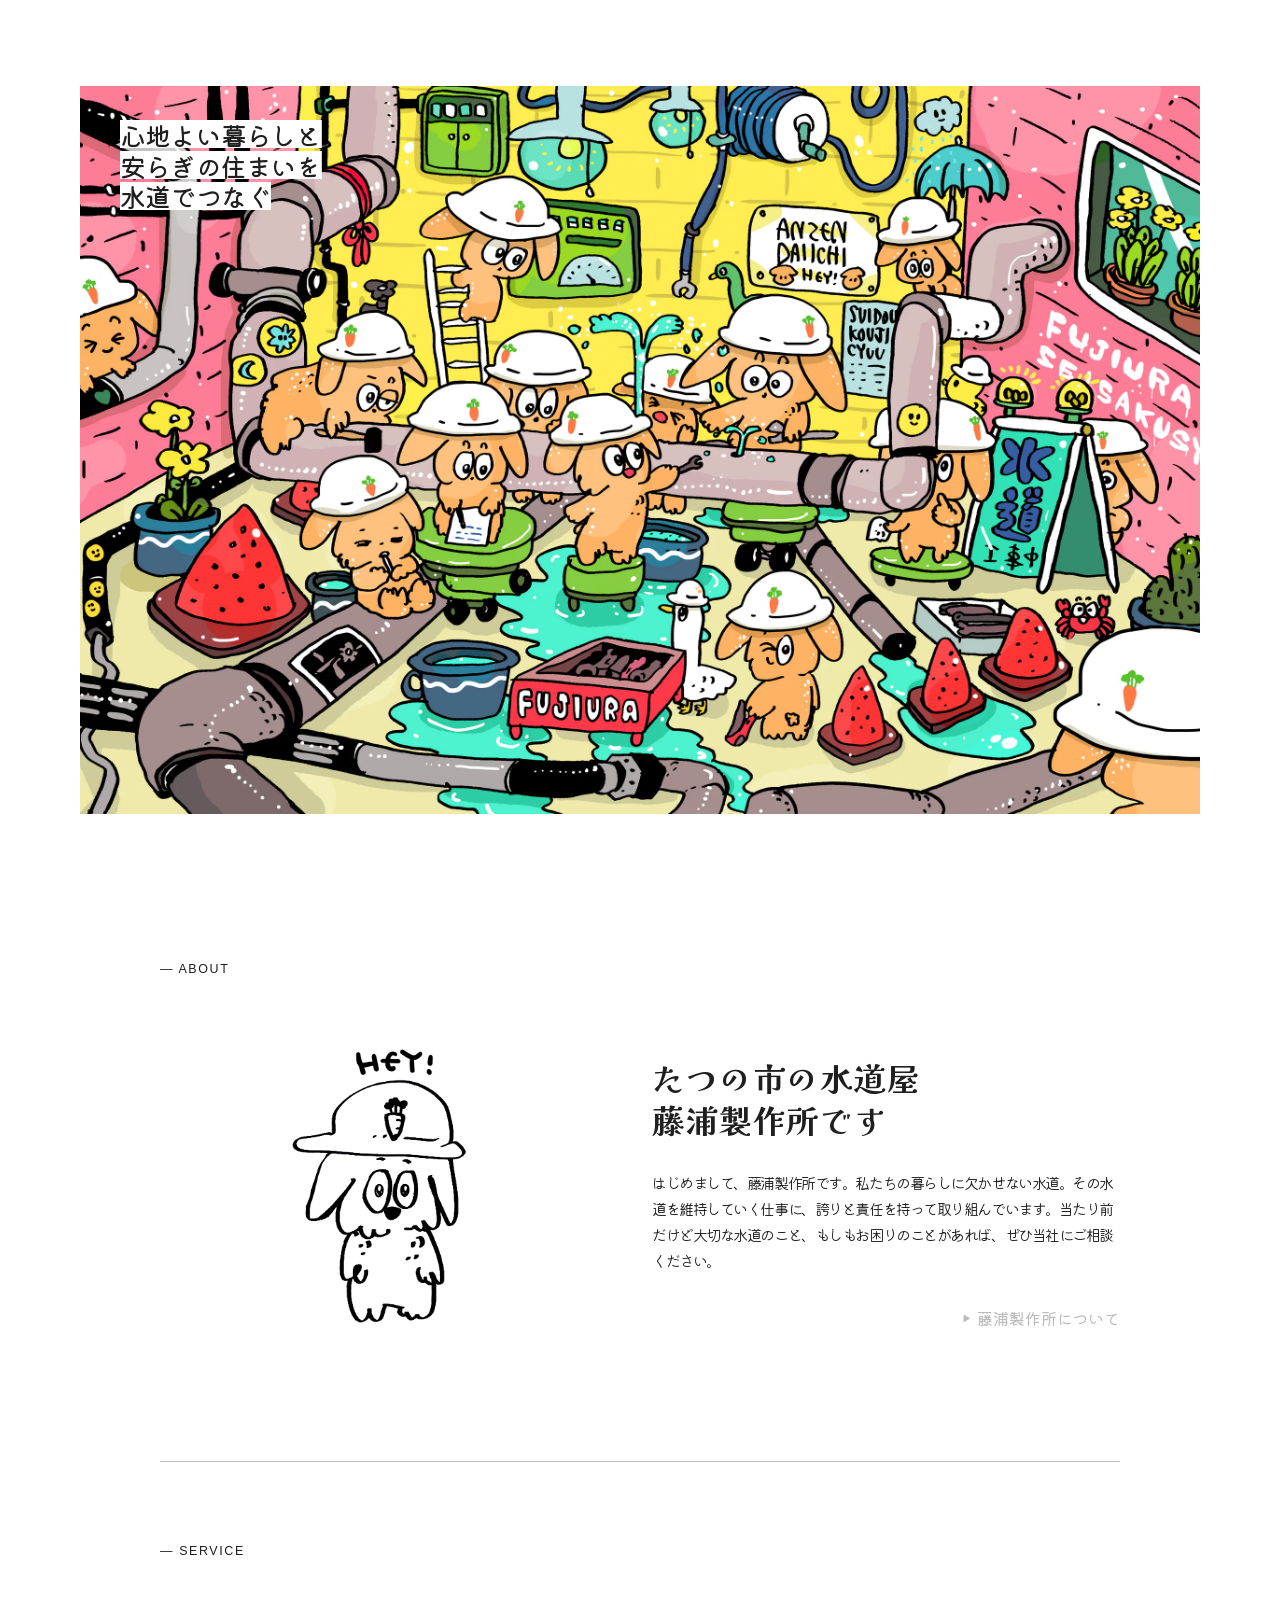
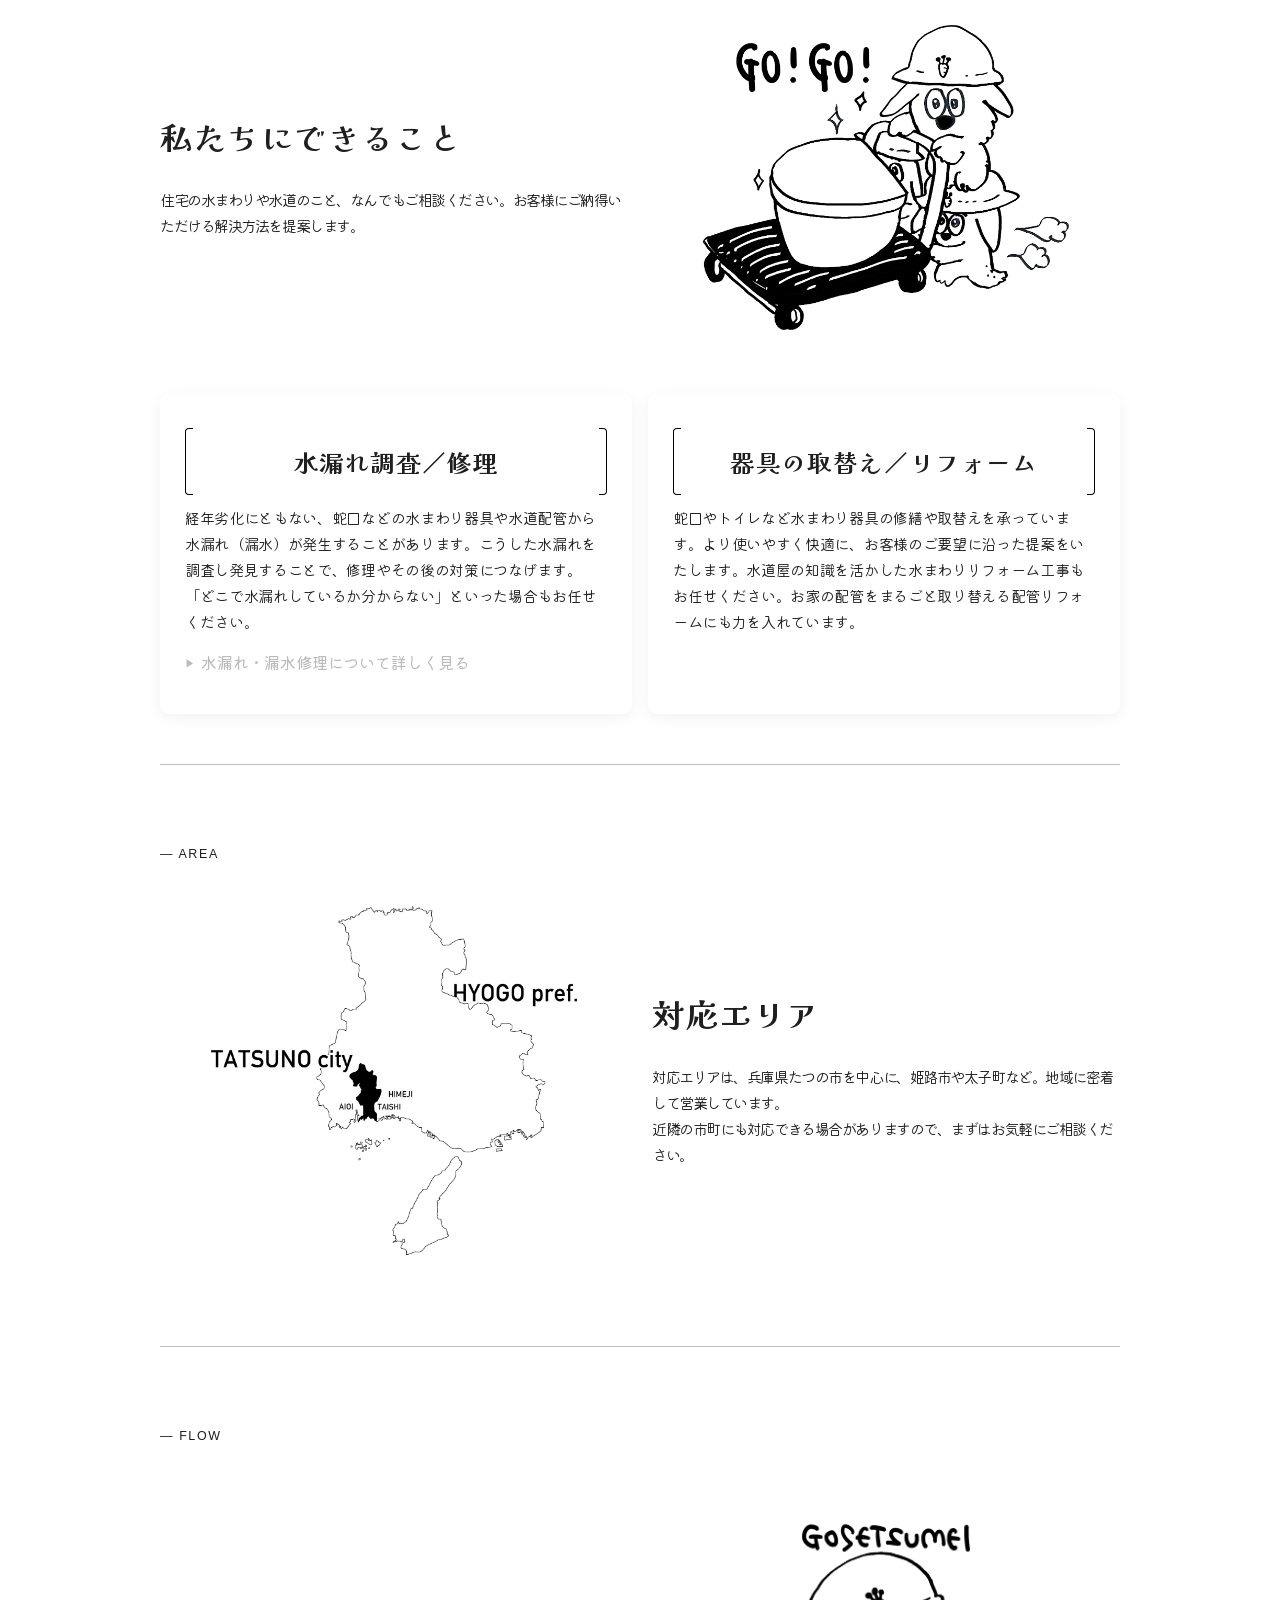
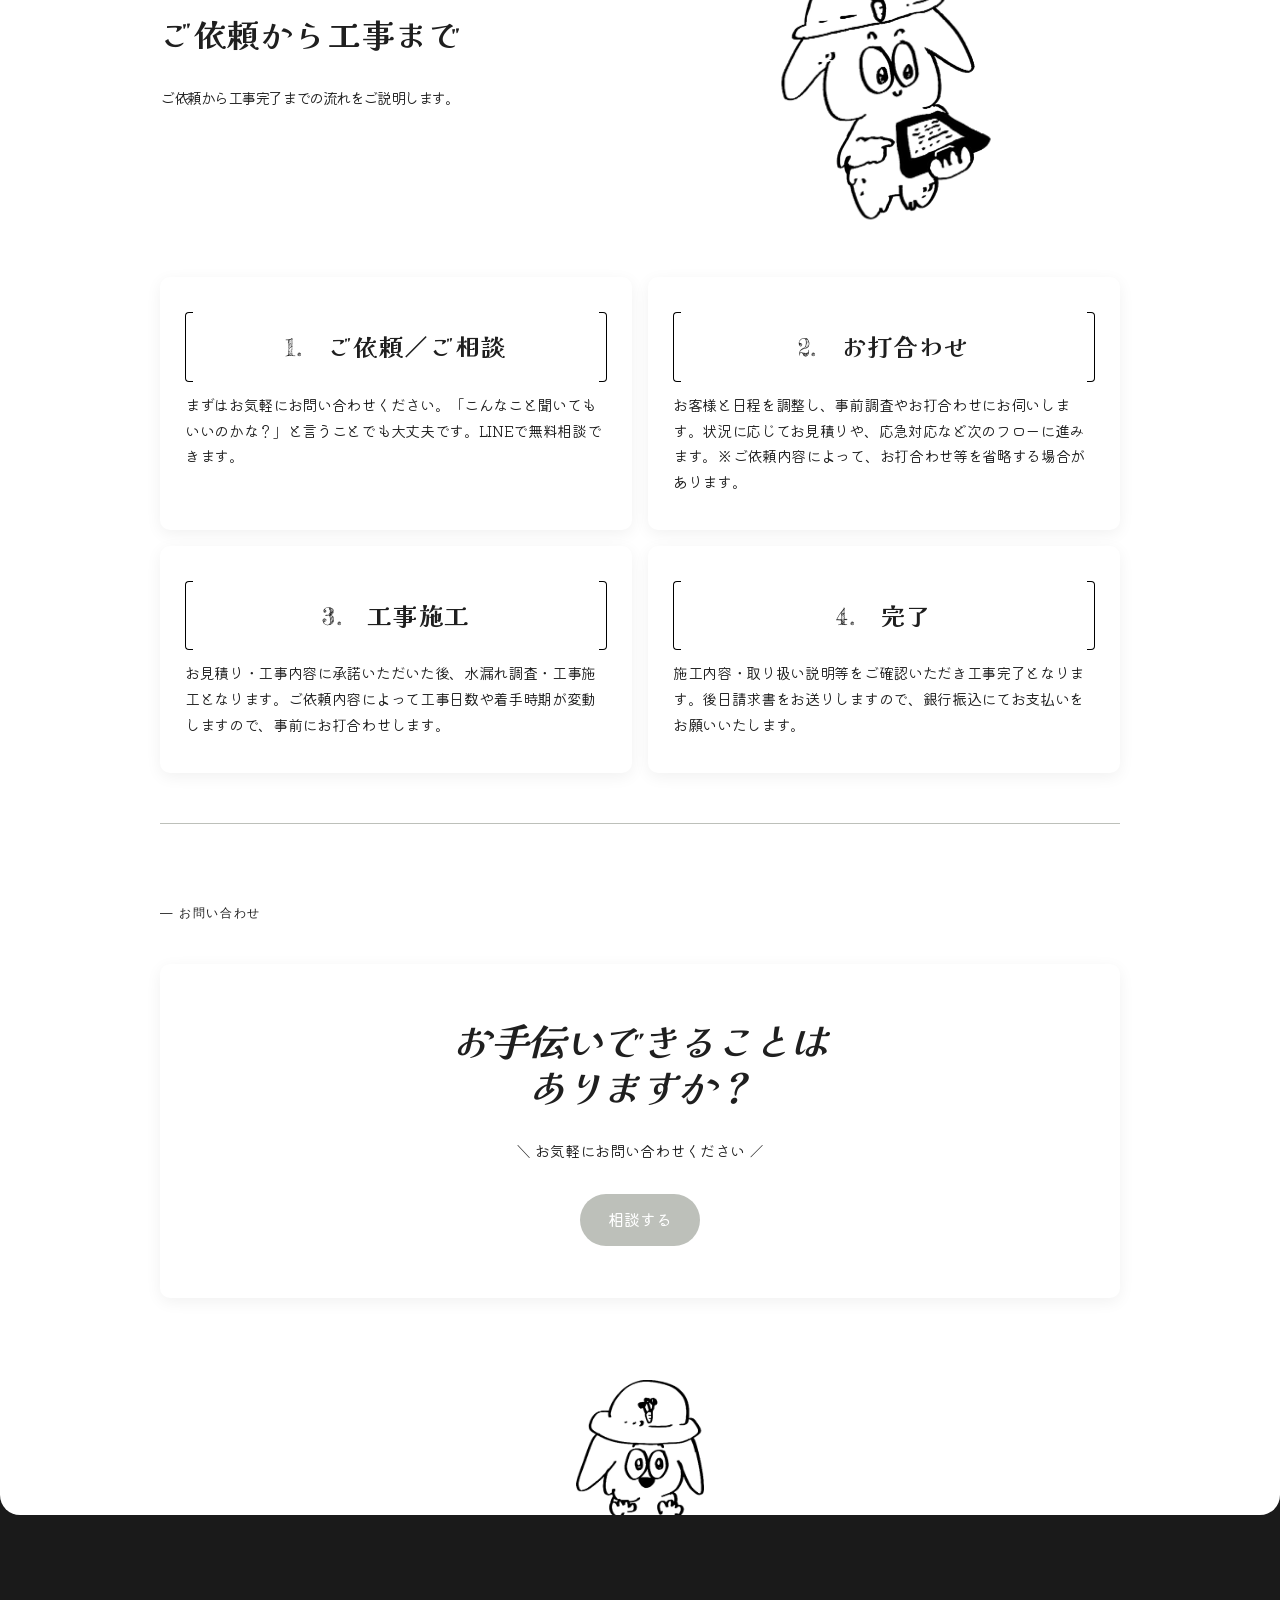
<file: fujiuraworks.jp/index.html>
<!DOCTYPE html>
<html lang="ja">
<head>
  <meta charset="UTF-8">
  <meta name="viewport" content="width=device-width, initial-scale=1.0">
  <title>たつの市の水道工事・水漏れ修理なら藤浦製作所</title>
  <meta name="description" content="たつの市の水道工事・水漏れ修理なら藤浦製作所へ。たつの市指定給水装置工事事業者が、漏水調査、蛇口・トイレの交換、配管工事、水まわりリフォームに対応。姫路市・太子町もご相談ください。">
  <meta name="robots" content="index, follow">
  <meta name="application-name" content="藤浦製作所">
  <link rel="canonical" href="https://fujiuraworks.jp/">
  <link rel="icon" href="img/favicon.png?v=2" type="image/png" sizes="96x96">
  <meta property="og:type" content="website">
  <meta property="og:site_name" content="藤浦製作所">
  <meta property="og:title" content="たつの市の水道工事・水漏れ修理なら藤浦製作所">
  <meta property="og:description" content="たつの市指定給水装置工事事業者が、水漏れ修理、配管工事、器具交換、水まわりリフォームを承ります。">
  <meta property="og:url" content="https://fujiuraworks.jp/">
  <meta property="og:image" content="https://fujiuraworks.jp/img/heroimage.webp">
  <meta name="twitter:card" content="summary_large_image">
  <meta name="theme-color" content="#ffffff">
  <script defer src="analytics.js"></script>
  <script type="application/ld+json">
  {
    "@context": "https://schema.org",
    "@type": "WebSite",
    "@id": "https://fujiuraworks.jp/#website",
    "url": "https://fujiuraworks.jp/",
    "name": "藤浦製作所",
    "alternateName": "Fujiura Works",
    "inLanguage": "ja"
  }
  </script>
  <script type="application/ld+json">
  {
    "@context": "https://schema.org",
    "@type": ["Plumber", "LocalBusiness"],
    "@id": "https://fujiuraworks.jp/#business",
    "name": "藤浦製作所",
    "url": "https://fujiuraworks.jp/",
    "image": "https://fujiuraworks.jp/img/logo.webp",
    "telephone": "+81-70-4317-7165",
    "address": {
      "@type": "PostalAddress",
      "streetAddress": "誉田町福田467-6",
      "addressLocality": "たつの市",
      "addressRegion": "兵庫県",
      "addressCountry": "JP"
    },
    "contactPoint": {
      "@type": "ContactPoint",
      "telephone": "+81-70-4317-7165",
      "contactType": "customer service",
      "availableLanguage": "Japanese"
    },
    "areaServed": ["兵庫県たつの市", "兵庫県太子町", "兵庫県姫路市"],
    "openingHoursSpecification": [
      {
        "@type": "OpeningHoursSpecification",
        "dayOfWeek": ["Monday", "Tuesday", "Wednesday", "Thursday", "Friday", "Saturday"],
        "opens": "08:00",
        "closes": "17:00"
      }
    ],
    "hasOfferCatalog": {
      "@type": "OfferCatalog",
      "name": "水道・水まわり工事",
      "itemListElement": [
        {"@type": "Offer", "itemOffered": {"@type": "Service", "name": "水漏れ調査・修理"}},
        {"@type": "Offer", "itemOffered": {"@type": "Service", "name": "蛇口・トイレなど水まわり器具の取替え"}},
        {"@type": "Offer", "itemOffered": {"@type": "Service", "name": "給水・排水配管工事"}},
        {"@type": "Offer", "itemOffered": {"@type": "Service", "name": "水まわりリフォーム"}}
      ]
    },
    "description": "たつの市指定給水装置工事事業者。兵庫県たつの市を中心に、水漏れ調査・修理、配管更新工事、蛇口・トイレなど水まわり器具の取替えを承ります。"
  }
  </script>
<!--
  <script>
    const password = '0113';
    const input = prompt('パスワードを入力してください');
    if (input !== password) {
      document.location.href = 'about:blank';
    }
  </script>
-->

  <!-- Google Fonts -->
  <link rel="preconnect" href="https://fonts.googleapis.com">
  <link rel="preconnect" href="https://fonts.gstatic.com" crossorigin>
  <link href="https://fonts.googleapis.com/css2?family=Fredericka+the+Great&family=Kaisei+Opti:wght@700&family=Kiwi+Maru:wght@300;500&family=Noto+Sans+JP:wght@100..900&family=Shippori+Mincho:wght@700&family=Zen+Antique&family=Zen+Kurenaido&display=swap" rel="stylesheet">
  <link rel="stylesheet" href="style.css?v=3">
</head>
<body>

<!-- LOADING OVERLAY -->
<div class="loading-overlay" id="loading-overlay">
  <img class="loading-name" src="img/logo.webp" width="1000" height="275" alt="藤浦製作所">
  <img class="loading-image" src="img/about.webp" width="1400" height="1975" alt="">
  <svg class="loading-spinner" viewBox="0 0 24 24" aria-hidden="true">
    <circle cx="12" cy="12" r="9" fill="none" stroke="currentColor" stroke-width="2"/>
    <path d="M21 12a9 9 0 0 0-9-9" fill="none" stroke="currentColor" stroke-width="2" stroke-linecap="round"/>
  </svg>
  <span class="loading-label">よみこみ中…</span>
</div>

<div class="page-content">

  <!-- HEADER -->
  <header>
    <div class="header-inner">
      <a href="#" class="logo"><img src="img/logo.webp" width="1000" height="275" alt="藤浦製作所"></a>
      <button class="menu-toggle" aria-label="メニューを開く">
        <span></span>
        <span></span>
        <span></span>
      </button>
    </div>
  </header>

  <nav>
    <div class="nav-panel">
      <button class="nav-close" aria-label="メニューを閉じる">
        <span></span>
        <span></span>
      </button>
      <a href="#" class="logo nav-logo"><img src="img/logo.webp" width="1000" height="275" alt="藤浦製作所"></a>
      <div class="nav-links-group">
        <a href="#About">About</a>
        <a href="#Service">Service</a>
        <a href="#Area">Area</a>
        <a href="#Flow">Flow</a>
      </div>
      <a href="#" class="btn-nav" id="open-contact">相談する</a>
      <div class="nav-legal">
        <a href="#" id="open-about-nav">事業者情報</a>
        <a href="#" id="open-privacy-nav">プライバシーポリシー</a>
      </div>
    </div>
  </nav>

  <!-- HERO IMAGE -->
  <div class="hero-image">
    <div class="hero-image-inner">
      <img src="img/heroimage.webp" width="2400" height="1560" alt="藤浦製作所の水まわり工事" class="hero-img" fetchpriority="high" decoding="async">
      <div class="hero-overlay">
        <h1><span class="hero-h1-text">心地よい暮らしと<br>安らぎの住まいを<br>水道でつなぐ</span></h1>
      </div>
    </div>
    <div class="scroll-indicator" id="scroll-indicator">
      <span class="scroll-label">scroll</span>
      <span class="scroll-arrow">▼</span>
    </div>
  </div>

  <div class="container">

    <!-- ABOUT SECTION -->
    <section id="About">
      <div class="section-label">About</div>
      <div class="showcase-item">
        <div class="showcase-img"><img src="img/about.webp" width="1400" height="1975" alt="藤浦製作所について" loading="lazy" decoding="async"></div>
        <div class="showcase-text">
          <h2>たつの市の水道屋<br>藤浦製作所です</h2>
          <p>はじめまして、藤浦製作所です。私たちの暮らしに欠かせない水道。その水道を維持していく仕事に、誇りと責任を持って取り組んでいます。当たり前だけど大切な水道のこと、もしもお困りのことがあれば、ぜひ当社にご相談ください。</p>
          <a href="#" class="btn-secondary" id="open-about">藤浦製作所について</a>
        </div>
      </div>
    </section>

    <hr class="divider">

    <!-- SERVICE SECTION -->
    <section id="Service">
      <div class="section-label">Service</div>
      <div class="showcase-item reverse">
        <div class="showcase-img"><img src="img/service.webp" width="1400" height="1341" alt="サービス" loading="lazy" decoding="async"></div>
        <div class="showcase-text">
          <h2>私たちにできること</h2>
          <p>住宅の水まわりや水道のこと、なんでもご相談ください。お客様にご納得いただける解決方法を提案します。</p>
        </div>
      </div>
      <div class="features-grid">
        <div class="feature-card">
          <h3>水漏れ調査／修理</h3>
          <p>経年劣化にともない、蛇口などの水まわり器具や水道配管から水漏れ（漏水）が発生することがあります。こうした水漏れを調査し発見することで、修理やその後の対策につなげます。「どこで水漏れしているか分からない」といった場合もお任せください。</p>
          <a href="water-leak.html" class="btn-secondary">水漏れ・漏水修理について詳しく見る</a>
        </div>
        <div class="feature-card">
          <h3>器具の取替え／リフォーム</h3>
          <p>蛇口やトイレなど水まわり器具の修繕や取替えを承っています。より使いやすく快適に、お客様のご要望に沿った提案をいたします。水道屋の知識を活かした水まわりリフォーム工事もお任せください。お家の配管をまるごと取り替える配管リフォームにも力を入れています。</p>
        </div>
      </div>
    </section>

    <hr class="divider">

    <!-- AREA SECTION -->
    <section id="Area">
      <div class="section-label">Area</div>
      <div class="showcase-item">
        <div class="showcase-img"><img src="img/map.webp" width="1200" height="1149" alt="エリア地図" loading="lazy" decoding="async"></div>
        <div class="showcase-text">
          <h2>対応エリア</h2>
          <p>対応エリアは、兵庫県たつの市を中心に、姫路市や太子町など。地域に密着して営業しています。<br>近隣の市町にも対応できる場合がありますので、まずはお気軽にご相談ください。</p>
        </div>
      </div>
    </section>

    <hr class="divider">

    <!-- FLOW SECTION -->
    <section id="Flow">
      <div class="section-label">Flow</div>
      <div class="showcase-item reverse">
        <div class="showcase-img"><img src="img/flow.webp" width="1400" height="1434" alt="ご依頼から工事まで" loading="lazy" decoding="async"></div>
        <div class="showcase-text">
          <h2>ご依頼から工事まで</h2>
          <p>ご依頼から工事完了までの流れをご説明します。</p>
        </div>
      </div>
      <div class="features-grid">
        <div class="feature-card">
          <h3><span class="sub-font">1.</span>ご依頼／ご相談</h3>
          <p>まずはお気軽にお問い合わせください。「こんなこと聞いてもいいのかな？」と言うことでも大丈夫です。LINEで無料相談できます。</p>
        </div>
        <div class="feature-card">
          <h3><span class="sub-font">2.</span>お打合わせ</h3>
          <p>お客様と日程を調整し、事前調査やお打合わせにお伺いします。状況に応じてお見積りや、応急対応など次のフローに進みます。※ご依頼内容によって、お打合わせ等を省略する場合があります。</p>
        </div>
        <div class="feature-card">
          <h3><span class="sub-font">3.</span>工事施工</h3>
          <p>お見積り・工事内容に承諾いただいた後、水漏れ調査・工事施工となります。ご依頼内容によって工事日数や着手時期が変動しますので、事前にお打合わせします。</p>
        </div>
        <div class="feature-card">
          <h3><span class="sub-font">4.</span>完了</h3>
          <p>施工内容・取り扱い説明等をご確認いただき工事完了となります。後日請求書をお送りしますので、銀行振込にてお支払いをお願いいたします。</p>
        </div>
      </div>
    </section>

    <hr class="divider">

    <!-- CTA -->
    <section id="contact">
      <div class="section-label">お問い合わせ</div>
      <div class="cta">
        <div class="cta-inner">
          <h2><em>お手伝いできることは<br>ありますか？</em></h2>
          <p>＼ お気軽にお問い合わせください ／</p>
          <a href="#" class="btn-cta" id="open-contact-cta">相談する</a>
        </div>
      </div>
    </section>

  </div><!-- /.container -->

  <!-- FOOTER IMAGE -->
  <div class="footer-visual">
    <img src="img/footer.webp" width="1200" height="1265" alt="" loading="lazy" decoding="async">
  </div>

</div><!-- /.page-content -->

<!-- MODAL BACKDROP（モーダル・ナビ共用） backdrop-filter を modal-overlay の外に分離 → iOS Safari jank対策 -->
<div id="modal-backdrop" class="modal-backdrop"></div>

<!-- ABOUT MODAL -->
<div class="modal-overlay" id="modal-about" aria-hidden="true">
  <div class="modal-panel" role="dialog" aria-modal="true" aria-label="藤浦製作所について">
    <button class="modal-close" id="close-about" aria-label="閉じる">
      <span></span><span></span>
    </button>
    <div class="modal-body">

      <div class="modal-header-block">
        <div class="modal-section-label">About</div>
      </div>

      <div class="concept-stage">
        <div class="concept-text active"  style="font-family:'Kaisei Opti', serif;"><ruby>未来<rt>あした</rt></ruby>のためのものづくり</div>
        <div class="concept-text"         style="font-family:'Shippori Mincho', serif;"><ruby>未来<rt>あした</rt></ruby>のためのものづくり</div>
        <div class="concept-text"         style="font-family:'Zen Antique', sans-serif;"><ruby>未来<rt>あした</rt></ruby>のためのものづくり</div>
        <div class="concept-text"         style="font-family:'Kiwi Maru', serif;"><ruby>未来<rt>あした</rt></ruby>のためのものづくり</div>
        <div class="concept-text"         style="font-family:'Noto Sans JP', sans-serif;"><ruby>未来<rt>あした</rt></ruby>のためのものづくり</div>
        <div class="concept-text"         style="font-family:'Zen Kurenaido', sans-serif;"><ruby>未来<rt>あした</rt></ruby>のためのものづくり</div>
        <p class="concept-caption">水道の仕事は、暮らしに欠かせない"当たり前"を支える仕事です。<br>私たちは、その一つひとつを暮らしをつくる「ものづくり」だと考えています。<br>今日の仕事が、明日やその先の暮らしを支えている。<br>そんな想いを胸に、日々の仕事に向き合っています。</p>
      </div>
      <div class="concept-scroll-indicator">
        <span class="scroll-text">Scroll</span>
        <div class="scroll-line"><div class="scroll-line-bar"></div></div>
      </div>

      <div class="modal-content-grid">

        <div class="modal-section">
          <h2 class="modal-title">ごあいさつ</h2>
          <div class="modal-block">
            <p>水道のトラブルや工事は、頻繁ではないからこそ、<br>
            困ったときに「どこに頼めばいいんだろう？」と不安になる方も多いと思います。</p>
            <p>そんなとき、気軽に相談できる存在でありたい。</p>
            <p>私は工事だけでなく、お客様との会話や安心感も大切にしながら、<br>
            「また何かあったらお願いしよう」<br>
            そう思っていただける仕事を目指しています。</p>
            <p>現在一人で営業しているため、すべてのご要望にすぐお応えできない場合もありますが、<br>
            ご縁を大切に、一つひとつ丁寧に取り組みます。</p>
            <p>藤浦製作所　｜　代表　藤浦 高</p>
            <div class="modal-img-placeholder">
              <img src="img/profile.webp" width="1400" height="1434" alt="代表 藤浦 高" loading="lazy" decoding="async">
            </div>
          </div>
        </div>
        <hr class="divider" style="margin: 0;">
        <div class="modal-section">
          <h2 class="modal-title">代表プロフィール</h2>
          <div class="modal-block">
            <p>異業種から設備工事会社へ転職、6年間の経験を経て2023年に独立。<br>
            これまで住宅・公共施設・道路工事など、幅広い現場経験を積む。</p>
            <p>ものづくりが好きで、<br>
            水道に限らず、様々な“つくること”への想いを込めて、屋号を「製作所」に。<br>
            (実はこのホームページも自作)</p>
            <p>1994年生まれ。妻と2人の娘、愛兎と暮らす。<br>
            休日は吹奏楽団の活動や、カメラを持って出かけたり。<br>
            たいしウインドアンサンブル副団長。</p>
            <hr class="divider" style="margin: 24px 0; border-top-style: dashed; border-top-width: 0.5px;">
            <p class="keep-br">【保有資格】<br><br>
            ・給水装置工事主任技術者<br>
            ・下水道排水設備工事責任技術者<br>
            ・二級管工事施工管理技士<br>
            ・二級土木施工管理技士　など</p>
          </div>
        </div>
        <hr class="divider" style="margin: 0;">
        <div class="modal-section">
          <h2 class="modal-title">事業所情報</h2>
          <div class="modal-block">
          <dl class="modal-dl modal-dl--pipe">
            <div class="modal-dl-row">
              <dt>屋号</dt>
              <dd>藤浦製作所（たつの市指定給水装置工事事業者）</dd>
            </div>
            <div class="modal-dl-row">
              <dt>所在地</dt>
              <dd>兵庫県たつの市誉田町福田467-6</dd>
            </div>
            <div class="modal-dl-row">
              <dt>電話</dt>
              <dd>070-4317-7165</dd>
            </div>
            <div class="modal-dl-row">
              <dt>営業時間</dt>
              <dd>平日・土曜 8:00〜17:00</dd>
            </div>
            <div class="modal-dl-row">
              <dt>休業日</dt>
              <dd>日曜・祝日・年末年始・お盆など（不定休あり）</dd>
            </div>
            <div class="modal-dl-row">
              <dt>対応エリア</dt>
              <dd>兵庫県たつの市・姫路市・太子町など</dd>
            </div>
          </dl>
          </div>
        </div>
      </div>
      <hr class="divider" style="margin: 0;">
      <div class="modal-section">
        <h2 class="modal-title">お問い合わせ・ご相談</h2>
        <div class="contact-info">
        <p class="contact-desc">下記よりお気軽にお問い合わせください。<br>訪問なしで簡単・気軽なLINE無料相談がおすすめです。<br>只今LINEでご相談のお客様に工事代金の割引クーポンを配布中！！</p>
        <div class="contact-line-wrap">
          <a href="https://lin.ee/OzxFEjX" target="_blank" rel="noopener noreferrer" class="btn-line">
            <svg class="btn-line-icon" viewBox="0 0 24 24" fill="currentColor" aria-hidden="true">
              <path d="M19.365 9.863c.349 0 .63.285.63.631 0 .345-.281.63-.63.63H17.61v1.125h1.755c.349 0 .63.283.63.630 0 .344-.281.629-.63.629h-2.386c-.345 0-.627-.285-.627-.629V8.108c0-.345.282-.63.627-.63h2.386c.349 0 .63.285.63.63 0 .349-.281.63-.63.63H17.61v1.125h1.755zm-3.855 3.016c0 .27-.174.51-.432.596-.064.021-.133.031-.199.031-.211 0-.391-.09-.51-.25l-2.443-3.317v2.94c0 .344-.279.629-.631.629-.346 0-.626-.285-.626-.629V8.108c0-.27.173-.51.43-.595.06-.023.136-.033.194-.033.195 0 .375.104.495.254l2.462 3.33V8.108c0-.345.282-.63.63-.63.345 0 .63.285.63.63v4.771zm-5.741 0c0 .344-.282.629-.631.629-.345 0-.627-.285-.627-.629V8.108c0-.345.282-.63.627-.63.349 0 .631.285.631.63v4.771zm-2.466.629H4.917c-.345 0-.63-.285-.63-.629V8.108c0-.345.285-.63.63-.63.348 0 .63.285.63.63v4.141h1.756c.348 0 .629.283.629.63 0 .344-.281.629-.629.629M24 10.314C24 4.943 18.615.572 12 .572S0 4.943 0 10.314c0 4.811 4.27 8.842 10.035 9.608.391.082.923.258 1.058.59.12.301.079.766.038 1.08l-.164 1.02c-.045.301-.24 1.186 1.049.645 1.291-.539 6.916-4.070 9.436-6.975C23.176 14.393 24 12.458 24 10.314"/>
            </svg>
            LINEで無料相談
          </a>
        </div>
        <div class="contact-tel">
          <span class="contact-tel-label">電話でのお問い合わせ</span>
          <span class="contact-tel-number">070-4317-7165</span>
          <span class="contact-tel-hours">受付時間 8:00〜18:00（日祝除く）<br>作業中など電話に出られない事があります。あらかじめご了承ください。</span>
        </div>
        </div>
      </div>

      <div class="modal-scroll-end">scroll end</div>
    </div>
  </div>
</div>

<!-- CONTACT MODAL -->
<div class="modal-overlay" id="modal-contact" aria-hidden="true">
  <div class="modal-panel" role="dialog" aria-modal="true" aria-label="お問い合わせ／ご相談">
    <button class="modal-close" id="close-contact" aria-label="閉じる">
      <span></span><span></span>
    </button>
    <div class="modal-body">

      <div class="modal-header-block">
        <div class="modal-section-label">Contact</div>
        <h2 class="modal-title">お問い合わせ／ご相談</h2>
      </div>

      <div class="contact-info">
        <p class="contact-desc">下記よりお気軽にお問い合わせください。<br>訪問なしで簡単・気軽なLINE無料相談がおすすめです。<br>只今LINEでご相談のお客様に工事代金の割引クーポンを配布中！！</p>
        
        <!-- LINEリンク：href の URL を公式LINEアカウントのURLに変更してください -->
      <div class="contact-line-wrap">
        <a href="https://lin.ee/OzxFEjX" target="_blank" rel="noopener noreferrer" class="btn-line">
          <svg class="btn-line-icon" viewBox="0 0 24 24" fill="currentColor" aria-hidden="true">
            <path d="M19.365 9.863c.349 0 .63.285.63.631 0 .345-.281.63-.63.63H17.61v1.125h1.755c.349 0 .63.283.63.630 0 .344-.281.629-.63.629h-2.386c-.345 0-.627-.285-.627-.629V8.108c0-.345.282-.63.627-.63h2.386c.349 0 .63.285.63.63 0 .349-.281.63-.63.63H17.61v1.125h1.755zm-3.855 3.016c0 .27-.174.51-.432.596-.064.021-.133.031-.199.031-.211 0-.391-.09-.51-.25l-2.443-3.317v2.94c0 .344-.279.629-.631.629-.346 0-.626-.285-.626-.629V8.108c0-.27.173-.51.43-.595.06-.023.136-.033.194-.033.195 0 .375.104.495.254l2.462 3.33V8.108c0-.345.282-.63.63-.63.345 0 .63.285.63.63v4.771zm-5.741 0c0 .344-.282.629-.631.629-.345 0-.627-.285-.627-.629V8.108c0-.345.282-.63.627-.63.349 0 .631.285.631.63v4.771zm-2.466.629H4.917c-.345 0-.63-.285-.63-.629V8.108c0-.345.285-.63.63-.63.348 0 .63.285.63.63v4.141h1.756c.348 0 .629.283.629.63 0 .344-.281.629-.629.629M24 10.314C24 4.943 18.615.572 12 .572S0 4.943 0 10.314c0 4.811 4.27 8.842 10.035 9.608.391.082.923.258 1.058.59.12.301.079.766.038 1.08l-.164 1.02c-.045.301-.24 1.186 1.049.645 1.291-.539 6.916-4.070 9.436-6.975C23.176 14.393 24 12.458 24 10.314"/>
          </svg>
          LINEで無料相談
        </a>
      </div>
      
      
        <!-- 電話番号 -->
        <div class="contact-tel">
          <span class="contact-tel-label">電話でのお問い合わせ</span>
          <span class="contact-tel-number">070-4317-7165</span>
          <span class="contact-tel-hours">受付時間 8:00〜18:00（日祝除く）<br>作業中など電話に出られない事があります。あらかじめご了承ください。</span>
        </div>
      </div>

      <div class="modal-scroll-end">scroll end</div>
    </div>
  </div>
</div>

<!-- PRIVACY POLICY MODAL -->
<div class="modal-overlay" id="modal-privacy" aria-hidden="true">
  <div class="modal-panel" role="dialog" aria-modal="true" aria-label="プライバシーポリシー">
    <button class="modal-close" id="close-privacy" aria-label="閉じる">
      <span></span><span></span>
    </button>
    <div class="modal-body">

      <div class="modal-header-block">
        <div class="modal-section-label">Privacy Policy</div>
        <h2 class="modal-title">プライバシーポリシー</h2>
      </div>

      <div class="modal-block">
        <p>藤浦製作所（以下「当社」）は、個人情報の保護に関する法令等を遵守するとともに、以下にプライバシーポリシーを定め、個人情報の適正な取り扱いに努めます。</p>
      </div>

      <div class="modal-content-grid">

        <div class="modal-block">
          <h3>（1）事業者情報</h3>
          <dl class="modal-dl modal-dl--pipe">
            <div class="modal-dl-row">
              <dt>屋号</dt>
              <dd>藤浦製作所</dd>
            </div>
            <div class="modal-dl-row">
              <dt>代表者</dt>
              <dd>藤浦 高</dd>
            </div>
            <div class="modal-dl-row">
              <dt>所在地</dt>
              <dd>兵庫県たつの市誉田町福田467-6</dd>
            </div>
            <div class="modal-dl-row">
              <dt>電話</dt>
              <dd>070-4317-7165</dd>
            </div>
          </dl>
        </div>

        <div class="modal-block">
          <h3>（2）個人情報の収集と利用目的</h3>
          <p>当社は、以下の目的のために必要な範囲で個人情報を収集します。利用目的を変更する場合は、変更後の内容を公表またはご本人へ通知します。</p>
          <ul class="modal-list">
            <li>お問い合わせ・ご相談への回答および連絡のため</li>
            <li>お見積り・工事の実施・施工管理のため</li>
            <li>工事完了後のアフターフォローおよびご請求のため</li>
            <li>当社サービスに関するご案内のため</li>
          </ul>
        </div>

        <div class="modal-block">
          <h3>（3）法令の遵守</h3>
          <p>当社は個人情報を取り扱うにあたり、個人情報の保護に関する法律および関係する法令、ガイドラインを遵守します。</p>
        </div>

        <div class="modal-block">
          <h3>（4）個人情報の管理・保護</h3>
          <p>ご提供いただいた個人情報は、管理責任者が適切に管理し、漏洩や紛失等の防止に努めます。また、外部からの不正アクセスや破壊、改ざん等の危険に対して安全対策を実施し、個人情報の保護に努めます。</p>
        </div>

        <div class="modal-block">
          <h3>（5）個人情報の利用</h3>
          <p>当社はご本人の同意を得ないで、利用目的の達成に必要な範囲を超えて個人情報を取り扱いません。</p>
        </div>

        <div class="modal-block">
          <h3>（6）個人情報の第三者への提供</h3>
          <p>当社はご本人の同意を得ないで、業務委託先以外の第三者に開示・提供することはありません。ただし、法令により開示を求められた場合を除きます。</p>
        </div>

        <div class="modal-block">
          <h3>（7）個人情報の開示・訂正等</h3>
          <p>個人情報につき開示、訂正等の請求があった場合は、その請求がご本人またはその代理人によるものであることを確認した上で、必要かつ合理的な範囲で対応いたします。</p>
        </div>

        <div class="modal-block">
          <h3>（8）お問い合わせ窓口</h3>
          <p>個人情報の取り扱いに関するお問い合わせは、<span style="font-family:'Kiwi Maru', serif; color:#999;">藤浦製作所（TEL:070-4317-7165）</span>までご連絡ください。</p>
        </div>

        <div class="modal-block">
          <p style="font-size:0.8rem; color:#999; text-align:right; font-family:'Kiwi Maru', serif;">制定：2026年5月1日</p>
        </div>

      </div>

      <div class="modal-scroll-end">scroll end</div>
    </div>
  </div>
</div>

<!-- FOOTER -->
<footer>
  <div class="footer-inner">

    <div class="footer-top">
      <a href="#" class="footer-logo"><img src="img/footer-logo.webp" width="1000" height="275" alt="藤浦製作所" loading="lazy" decoding="async"></a>
      <p class="footer-tagline">たつの市の水まわり工事は当店へ</p>
    </div>

    <div class="footer-mid">
      <div class="footer-nav">
        <a href="#About">About</a>
        <a href="#Service">Service</a>
        <a href="#Area">Area</a>
        <a href="#Flow">Flow</a>
        <a href="#" id="open-contact-footer">Contact</a>
      </div>
    </div>

    <div class="footer-bottom">
      <div class="footer-links">
        <a href="#" id="open-privacy">プライバシーポリシー</a>
        <a href="#" id="open-about-footer">事業所情報</a>
      </div>
      <span class="footer-copy">© 2026 Fujiura Works</span>
    </div>

  </div>
</footer>

<script>
  // ── ローディングオーバーレイ ──
  const loadingOverlay = document.getElementById('loading-overlay');

  const toggle = document.querySelector('.menu-toggle');
  const nav = document.querySelector('nav');
  const header = document.querySelector('header');

  // ── ヒーロー アニメーション ──
  const heroOverlay = document.querySelector('.hero-overlay');
  const heroH1 = heroOverlay.querySelector('h1');
  const heroImageEl = document.querySelector('.hero-image');
  const scrollIndicator = document.getElementById('scroll-indicator');

  // 初期状態: h1・スクロールインジケーター非表示
  heroH1.style.opacity = '0';
  heroH1.style.transform = 'scale(0.97)';
  scrollIndicator.style.opacity = '0';

  function startHeroIntro() {
    // ① h1 フェイドイン（初期状態が描画されてからtransitionを開始）
    setTimeout(() => {
      heroH1.style.transition = 'opacity 3s ease, transform 3s ease';
      heroH1.style.opacity = '1';
      heroH1.style.transform = 'scale(1)';
    }, 50);

    // ② スクロールインジケーター フェイドイン（h1の後、溜めを持たせて）
    setTimeout(() => {
      scrollIndicator.style.transition = 'opacity 0.8s ease';
      scrollIndicator.style.opacity = '1';
    }, 3200);

    // ③ スクロールインジケーター transition を外す
    setTimeout(() => {
      scrollIndicator.style.opacity = '';
      scrollIndicator.style.transition = '';
    }, 4200);
  }

  window.addEventListener('load', () => {
    loadingOverlay.classList.add('hidden');
    setTimeout(() => {
      loadingOverlay.remove();
      startHeroIntro();
    }, 800);
  });

  // ── スクロールインジケーター ──
  function updateScrollIndicator() {
    scrollIndicator.classList.toggle('hidden', window.scrollY > 80);
  }
  window.addEventListener('scroll', updateScrollIndicator, { passive: true });

  // ── ヘッダー・ナビ スクロール表示 ──
  function updateNavVisibility() {
    const heroBottom = heroImageEl.offsetTop + heroImageEl.offsetHeight;
    const visible = window.scrollY >= heroBottom - 80;
    header.classList.toggle('nav-visible', visible);
    nav.classList.toggle('nav-visible', visible);
  }
  window.addEventListener('scroll', updateNavVisibility, { passive: true });
  updateNavVisibility();

  function openMenu() {
    nav.classList.add('active');
    toggle.classList.add('active');
    document.body.style.overflow = 'hidden';
    header.style.zIndex = '9998';
  }

  function closeMenu() {
    nav.classList.remove('active');
    toggle.classList.remove('active');
    document.body.style.overflow = '';
    header.style.zIndex = '';
  }

  toggle.addEventListener('click', () => {
    if (nav.classList.contains('active')) {
      closeMenu();
    } else {
      openMenu();
    }
  });

  document.querySelector('.nav-close').addEventListener('click', closeMenu);

  document.querySelectorAll('nav a').forEach(link => {
    link.addEventListener('click', e => {
      const href = link.getAttribute('href');
      if (href && href.startsWith('#') && href.length > 1) {
        e.preventDefault();
        closeMenu();
        setTimeout(() => {
          const target = document.querySelector(href);
          if (target) {
            const top = target.getBoundingClientRect().top + window.scrollY - 56;
            window.scrollTo({ top: top, behavior: 'smooth' });
          }
        }, 280); // nav の fade-out (0.25s) 完了後にスクロール
      } else {
        closeMenu();
      }
    });
  });

  // ── 共有バックドロップ（iOS Safari jank対策: backdrop-filterをoverlay外に分離）──
  const modalBackdrop = document.getElementById('modal-backdrop');

  // ── About モーダル ──
  const modalAbout = document.getElementById('modal-about');
  const openAbout  = document.getElementById('open-about');
  const closeAbout = document.getElementById('close-about');

  function openModal() {
    modalBackdrop.classList.add('active');
    modalAbout.classList.add('active');
    modalAbout.setAttribute('aria-hidden', 'false');
    modalAbout.querySelector('.modal-panel').scrollTop = 0;
    document.body.style.overflow = 'hidden';
    conceptTimer = setInterval(rotateConcept, 4000);
  }

  function closeModal() {
    modalBackdrop.classList.remove('active');
    modalAbout.classList.remove('active');
    modalAbout.setAttribute('aria-hidden', 'true');
    document.body.style.overflow = '';
    clearInterval(conceptTimer);
    conceptTexts.forEach((el, i) => el.classList.toggle('active', i === 0));
    conceptIndex = 0;
  }

  openAbout.addEventListener('click', e => { e.preventDefault(); openModal(); });

  const openAboutFooter = document.getElementById('open-about-footer');
  if (openAboutFooter) openAboutFooter.addEventListener('click', e => { e.preventDefault(); openModal(); });

  const openAboutNav = document.getElementById('open-about-nav');
  if (openAboutNav) openAboutNav.addEventListener('click', e => { e.preventDefault(); closeMenu(); openModal(); });
  closeAbout.addEventListener('click', closeModal);

  modalAbout.addEventListener('click', e => {
    if (e.target === modalAbout || e.target === modalAbout.querySelector('.modal-panel')) closeModal();
  });

  document.addEventListener('keydown', e => {
    if (e.key === 'Escape' && modalAbout.classList.contains('active')) closeModal();
  });

  // ── Contact モーダル ──
  const modalContact = document.getElementById('modal-contact');
  const closeContact = document.getElementById('close-contact');
  const contactTriggers = [
    document.getElementById('open-contact'),
    document.getElementById('open-contact-cta'),
    document.getElementById('open-contact-footer'),
  ];

  function openContactModal() {
    modalBackdrop.classList.add('active');
    modalContact.classList.add('active');
    modalContact.setAttribute('aria-hidden', 'false');
    modalContact.querySelector('.modal-panel').scrollTop = 0;
    document.body.style.overflow = 'hidden';
  }

  function closeContactModal() {
    modalBackdrop.classList.remove('active');
    modalContact.classList.remove('active');
    modalContact.setAttribute('aria-hidden', 'true');
    document.body.style.overflow = '';
  }

  contactTriggers.forEach(el => {
    if (el) el.addEventListener('click', e => { e.preventDefault(); closeMenu(); openContactModal(); });
  });

  closeContact.addEventListener('click', closeContactModal);

  modalContact.addEventListener('click', e => {
    if (e.target === modalContact || e.target === modalContact.querySelector('.modal-panel')) closeContactModal();
  });

  document.addEventListener('keydown', e => {
    if (e.key === 'Escape' && modalContact.classList.contains('active')) closeContactModal();
  });

  // ── Privacy Policy モーダル ──
  const modalPrivacy = document.getElementById('modal-privacy');
  const openPrivacy  = document.getElementById('open-privacy');
  const closePrivacy = document.getElementById('close-privacy');

  function openPrivacyModal() {
    modalBackdrop.classList.add('active');
    modalPrivacy.classList.add('active');
    modalPrivacy.setAttribute('aria-hidden', 'false');
    modalPrivacy.querySelector('.modal-panel').scrollTop = 0;
    document.body.style.overflow = 'hidden';
  }

  function closePrivacyModal() {
    modalBackdrop.classList.remove('active');
    modalPrivacy.classList.remove('active');
    modalPrivacy.setAttribute('aria-hidden', 'true');
    document.body.style.overflow = '';
  }

  openPrivacy.addEventListener('click', e => { e.preventDefault(); openPrivacyModal(); });

  const openPrivacyNav = document.getElementById('open-privacy-nav');
  if (openPrivacyNav) openPrivacyNav.addEventListener('click', e => { e.preventDefault(); closeMenu(); openPrivacyModal(); });
  closePrivacy.addEventListener('click', closePrivacyModal);

  modalPrivacy.addEventListener('click', e => {
    if (e.target === modalPrivacy || e.target === modalPrivacy.querySelector('.modal-panel')) closePrivacyModal();
  });

  document.addEventListener('keydown', e => {
    if (e.key === 'Escape' && modalPrivacy.classList.contains('active')) closePrivacyModal();
  });

  // ── concept-stage スクロールインジケーター非表示 ──
  const conceptScrollIndicator = document.querySelector('.concept-scroll-indicator');
  const modalAboutPanel = modalAbout.querySelector('.modal-panel');
  modalAboutPanel.addEventListener('scroll', () => {
    conceptScrollIndicator.classList.toggle('hidden', modalAboutPanel.scrollTop > 160);
  }, { passive: true });

  // ── モーダル scroll end ──
  document.querySelectorAll('.modal-panel').forEach(panel => {
    const end = panel.querySelector('.modal-scroll-end');
    if (!end) return;
    panel.addEventListener('scroll', () => {
      const atBottom = panel.scrollHeight - panel.scrollTop - panel.clientHeight < 40;
      end.classList.toggle('visible', atBottom);
    }, { passive: true });
  });

  // ── コンセプト フォント切替 ──
  const conceptTexts = document.querySelectorAll('.concept-text');
  let conceptIndex = 0;
  let conceptTimer = null;

  // Safari ではフォント切替アニメーションを無効化（パフォーマンス対策）
  const isSafari = /^((?!chrome|android).)*safari/i.test(navigator.userAgent);
  if (isSafari) document.documentElement.setAttribute('data-safari', '');

  function rotateConcept() {
    if (isSafari) return;
    const current = conceptTexts[conceptIndex];
    conceptIndex = (conceptIndex + 1) % conceptTexts.length;
    const next = conceptTexts[conceptIndex];
    next.classList.add('active');
    setTimeout(() => current.classList.remove('active'), 500);
  }

  // 専用ページのフッターから戻った場合も、該当する案内を開く。
  if (location.hash === '#modal-about') openModal();
  if (location.hash === '#modal-privacy') openPrivacyModal();
</script>

</body>
</html>
</file>
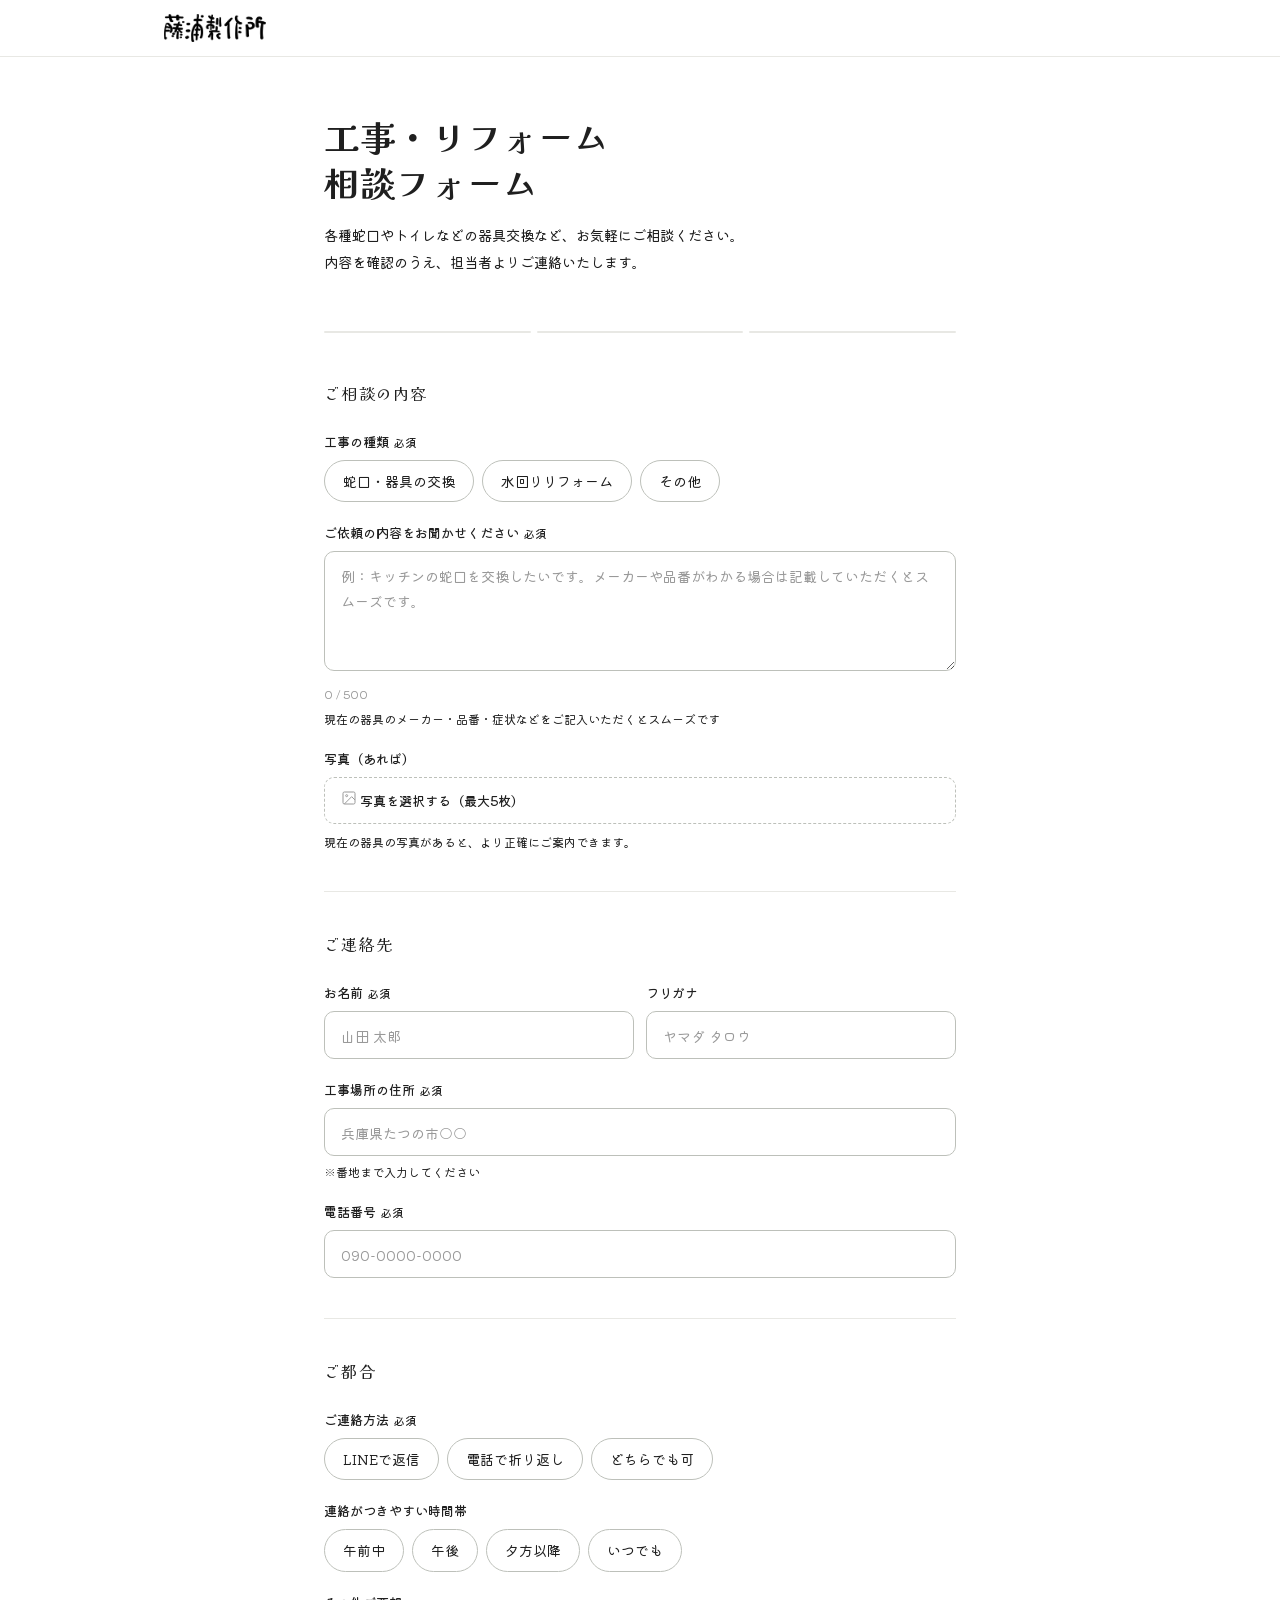
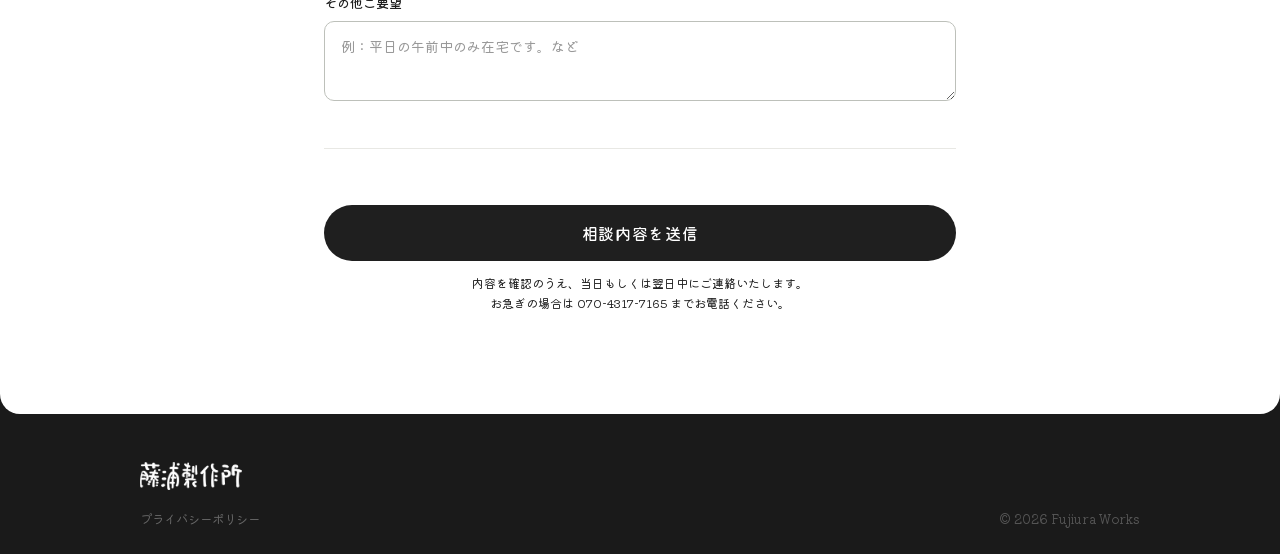
<file: fujiuraworks.jp/construction-form.html>
<!DOCTYPE html>
<html lang="ja">
<head>
  <meta charset="UTF-8">
  <meta name="viewport" content="width=device-width, initial-scale=1.0">
  <title>工事のご相談フォーム｜藤浦製作所</title>
  <meta name="description" content="藤浦製作所への水まわり工事・器具交換に関するご相談フォームです。">
  <meta name="robots" content="noindex, nofollow">
  <meta name="application-name" content="藤浦製作所">
  <link rel="canonical" href="https://fujiuraworks.jp/construction-form.html">
  <link rel="icon" href="img/favicon.png?v=2" type="image/png" sizes="96x96">
  <meta property="og:type" content="website">
  <meta property="og:site_name" content="藤浦製作所">
  <meta property="og:title" content="工事のご相談フォーム｜藤浦製作所">
  <meta property="og:description" content="水まわり工事・器具交換に関するご相談はこちらからお送りください。">
  <meta property="og:url" content="https://fujiuraworks.jp/construction-form.html">
  <meta property="og:image" content="https://fujiuraworks.jp/img/logo.webp">
  <meta name="theme-color" content="#ffffff">
  <script defer src="analytics.js"></script>

  <link rel="preconnect" href="https://fonts.googleapis.com">
  <link rel="preconnect" href="https://fonts.gstatic.com" crossorigin>
  <link href="https://fonts.googleapis.com/css2?family=Kaisei+Opti:wght@700&family=Kiwi+Maru:wght@400;500&display=swap" rel="stylesheet">
  <script charset="utf-8" src="https://static.line-scdn.net/liff/edge/2/sdk.js"></script>

  <style>
    *, *::before, *::after { box-sizing: border-box; margin: 0; padding: 0; }

    :root {
      --bg:           #ffffff;
      --surface:      #f7f7f5;
      --border:       #BDC0BA;
      --border-light: #e8e8e4;
      --text:         #1f1f1f;
      --text-muted:   #1f1f1f;
      --white:        #ffffff;
      --radius:       10px;
      --font-display: "Kaisei Opti", serif;
      --font-body:    "Kiwi Maru", serif;
      --font-sub:     "Kiwi Maru", serif;
      --max-w:        1000px;
      --ease:         0.2s ease;
    }

    html { scroll-behavior: smooth; }

    body {
      background: #1a1a1a;
      color: var(--text);
      font-family: var(--font-body);
      font-size: 16px;
      line-height: 1.6;
      -webkit-font-smoothing: antialiased;
    }
    .page-content {
      background: var(--bg);
      border-bottom-left-radius: 20px;
      border-bottom-right-radius: 20px;
      margin-bottom: 16px;
    }

    /* ─── HEADER ─── */
    header {
      position: sticky;
      top: 0;
      z-index: 100;
      background: var(--bg);
      border-bottom: 1px solid var(--border-light);
    }
    .header-inner {
      max-width: var(--max-w);
      margin: 0 auto;
      padding: 0 24px;
      height: 56px;
      display: flex;
      align-items: center;
    }
    .logo {
      font-family: var(--font-display);
      font-size: 1.15rem;
      color: var(--text);
      text-decoration: none;
      letter-spacing: 0.02rem;
      display: flex;
      align-items: center;
    }
    .logo img { height: 28px; width: auto; display: block; }

    /* ─── LAYOUT ─── */
    .container {
      max-width: 680px;
      margin: 0 auto;
      padding: 56px 24px 100px;
    }

    /* ─── PAGE HEADER ─── */
    .page-header { margin-bottom: 56px; }

    @media (max-width: 600px) {
      .header-inner   { padding: 0 20px; }
      .container      { padding: 32px 20px 72px; }
      .page-header    { margin-bottom: 28px; }
      .progress-wrap  { margin-bottom: 28px; margin-bottom: 28px; gap: 4px; }
      .form-section   { margin-bottom: 28px; padding-bottom: 28px; }
      .form-section-title { margin-bottom: 16px; }
      .field          { margin-bottom: 24px; }
      .submit-area    { padding-top: 12px; }
      footer          { padding: 32px 20px 24px; }
    }
    .section-label {
      font-size: 0.75rem;
      font-weight: 500;
      text-transform: uppercase;
      letter-spacing: 0.1rem;
      color: var(--text-muted);
      font-family: var(--font-display);
      margin-bottom: 20px;
    }
    .section-label::before { content: '— '; }
    .page-header h1 {
      font-family: var(--font-display);
      font-size: clamp(1.6rem, 5vw, 2.2rem);
      line-height: 1.3;
      letter-spacing: 0.04rem;
      margin-bottom: 16px;
    }
    .page-header p {
      font-family: var(--font-sub);
      font-size: 0.9rem;
      color: var(--text-muted);
      line-height: 1.9;
    }

    /* ─── PROGRESS ─── */
    .progress-wrap {
      display: flex;
      gap: 6px;
      margin-bottom: 48px;
    }
    .progress-bar {
      flex: 1;
      height: 2px;
      background: var(--border-light);
      border-radius: 2px;
      transition: background 0.4s ease;
    }
    .progress-bar.active { background: var(--text); }

    /* ─── FORM SECTIONS ─── */
    .form-section {
      margin-bottom: 40px;
      padding-bottom: 40px;
      border-bottom: 1px solid var(--border-light);
    }
    .form-section:last-of-type { border-bottom: none; }
    .form-section-title {
      font-family: var(--font-display);
      font-size: 1rem;
      letter-spacing: 0.08rem;
      margin-bottom: 24px;
    }

    /* ─── FIELDS ─── */
    .field { margin-bottom: 20px; }
    .field:last-child { margin-bottom: 0; }

    .field > label {
      display: block;
      font-family: var(--font-sub);
      font-size: 0.82rem;
      font-weight: 500;
      color: var(--text-muted);
      margin-bottom: 8px;
    }
    .field > label .req {
      color: var(--text);
      margin-left: 4px;
      font-size: 0.7rem;
      letter-spacing: 0.05em;
    }
    .field input,
    .field textarea {
      width: 100%;
      padding: 12px 16px;
      font-size: 0.95rem;
      font-family: var(--font-body);
      font-weight: 400;
      border: 1px solid var(--border);
      border-radius: var(--radius);
      background: var(--bg);
      color: var(--text);
      outline: none;
      transition: border-color var(--ease), background var(--ease);
      -webkit-appearance: none;
    }
    .field input:focus,
    .field textarea:focus {
      border-color: var(--text);
      background: var(--surface);
    }
    .field input::placeholder,
    .field textarea::placeholder {
      color: #999;
      font-size: 0.875rem;
    }
    .field textarea {
      resize: vertical;
      min-height: 120px;
      line-height: 1.8;
    }
    .field .hint {
      font-family: var(--font-sub);
      font-size: 0.75rem;
      color: var(--text-muted);
      margin-top: 6px;
      line-height: 1.6;
    }
    .row {
      display: grid;
      grid-template-columns: 1fr 1fr;
      gap: 12px;
    }
    @media (max-width: 600px) {
      .row {
        grid-template-columns: 1fr;
        gap: 8px;
        margin-bottom: 0;
      }
      .row .field:last-child { margin-bottom: 24px; }
    }

    /* ─── RADIO PILLS ─── */
    .radio-group {
      display: flex;
      flex-wrap: wrap;
      gap: 8px;
    }
    .radio-pill {
      display: inline-flex;
      align-items: center;
      padding: 9px 18px;
      border: 1px solid var(--border);
      border-radius: 999px;
      cursor: pointer;
      font-family: var(--font-sub);
      font-size: 0.875rem;
      font-weight: 400;
      user-select: none;
    }
    .radio-pill:hover {
      border-color: var(--text);
      color: var(--text);
    }
    .radio-pill input { display: none; }
    .radio-pill:has(input:checked) {
      background: var(--text);
      border-color: var(--text);
      color: var(--white);
    }

    /* ─── BRANCHED FIELDS (アニメーション展開) ─── */
    .branch-field {
      display: grid;
      grid-template-rows: 0fr;
      opacity: 0;
      transition: grid-template-rows 0.35s ease, opacity 0.3s ease, margin-top 0.35s ease;
      margin-top: 0;
      overflow: hidden;
    }
    .branch-field.open {
      grid-template-rows: 1fr;
      opacity: 1;
      margin-top: 20px;
    }
    .branch-field-inner { min-height: 0; }

    /* ─── NOTICE BOXES ─── */
    .notice {
      display: flex;
      align-items: flex-start;
      gap: 12px;
      padding: 16px 20px;
      background: var(--surface);
      border: 1px solid var(--border);
      border-radius: var(--radius);
    }
    .notice-dot {
      width: 6px;
      height: 6px;
      border-radius: 50%;
      background: var(--text);
      flex-shrink: 0;
      margin-top: 7px;
    }
    .notice p {
      font-family: var(--font-sub);
      font-size: 0.85rem;
      color: var(--text-muted);
      line-height: 1.7;
    }
    .notice strong { color: var(--text); font-weight: 500; }

    /* ─── CHAR COUNT ─── */
    .char-count {
      font-family: var(--font-sub);
      font-size: 0.75rem;
      color: #999;
      margin-top: 6px;
      transition: color var(--ease);
    }
    .char-count.near { color: var(--text-muted); }

    /* ─── FILE INPUT ─── */
    .file-label {
      display: flex;
      align-items: center;
      gap: 10px;
      padding: 12px 16px;
      border: 1px dashed var(--border);
      border-radius: var(--radius);
      cursor: pointer;
      font-family: var(--font-sub);
      font-size: 0.875rem;
      color: var(--text-muted);
      transition: border-color var(--ease), background var(--ease), color var(--ease);
    }
    .file-label:hover {
      border-color: var(--text);
      background: var(--surface);
      color: var(--text);
    }
    .file-label svg { flex-shrink: 0; opacity: 0.45; transition: opacity var(--ease); }
    .file-label:hover svg { opacity: 1; }
    .file-input { display: none; }

    /* ─── SUBMIT ─── */
    .submit-area {
      padding-top: 16px;
      display: flex;
      flex-direction: column;
      gap: 12px;
    }
    .btn-submit {
      font-family: var(--font-sub);
      width: 100%;
      padding: 16px 28px;
      font-size: 1rem;
      font-weight: 500;
      color: var(--white);
      background: var(--text);
      border: none;
      border-radius: 999px;
      cursor: pointer;
      letter-spacing: 0.04rem;
      transition: background var(--ease), transform var(--ease);
    }
    .btn-submit:hover  { background: #444; transform: translateY(-1px); }
    .btn-submit:active { transform: translateY(0); }
    .submit-note {
      font-family: var(--font-sub);
      font-size: 0.75rem;
      color: var(--text-muted);
      text-align: center;
      line-height: 1.7;
    }
    .submit-note a { color: inherit; }

    /* ─── SUCCESS ─── */
    .success-screen {
      display: none;
      flex-direction: column;
      align-items: center;
      text-align: center;
      padding: 64px 0;
      gap: 24px;
      animation: fadeUp 0.5s ease both;
    }
    .success-screen.show { display: flex; }
    .success-icon {
      width: 56px;
      height: 56px;
      border-radius: 50%;
      border: 1.5px solid var(--text);
      display: flex;
      align-items: center;
      justify-content: center;
    }
    .success-screen h2 {
      font-family: var(--font-display);
      font-size: 1.4rem;
      letter-spacing: 0.06rem;
    }
    .success-screen p {
      font-family: var(--font-sub);
      font-size: 0.875rem;
      color: var(--text-muted);
      line-height: 1.9;
    }
    .btn-back-home {
      font-family: var(--font-sub);
      font-size: 0.875rem;
      color: var(--text-muted);
      text-decoration: none;
      border-bottom: 1px solid var(--border);
      padding-bottom: 2px;
      margin-top: 8px;
      transition: color var(--ease), border-color var(--ease);
    }
    .btn-back-home:hover { color: var(--text); border-color: var(--text); }

    /* ─── FOOTER ─── */
    footer { background: #1a1a1a; padding: 32px 24px 24px; }
    .footer-inner { max-width: var(--max-w); margin: 0 auto; display: flex; flex-direction: column; gap: 20px; }
    .footer-top { display: flex; flex-direction: column; gap: 8px; }
    .footer-logo { font-family: var(--font-display); font-size: 1.4rem; color: #fff; text-decoration: none; letter-spacing: 0.05rem; display: flex; align-items: center; }
    .footer-logo img { height: 28px; width: auto; display: block; }
    .footer-tagline { font-size: 0.8rem; color: #888; font-family: var(--font-sub); }
    .footer-mid { display: flex; flex-direction: column; gap: 24px; }
    @media (min-width: 520px) { .footer-mid { flex-direction: row; justify-content: space-between; align-items: flex-start; } }
    .footer-nav { display: flex; flex-wrap: wrap; gap: 8px 24px; }
    .footer-nav a { font-family: var(--font-sub); font-size: 0.875rem; color: #aaa; text-decoration: none; transition: color 0.2s ease; }
    .footer-nav a:hover { color: #fff; }
    .footer-bottom { display: flex; flex-direction: column; gap: 12px; }
    @media (min-width: 520px) { .footer-bottom { flex-direction: row; justify-content: space-between; align-items: center; } }
    .footer-links { display: flex; gap: 20px; }
    .footer-links a { font-size: 0.78rem; color: #666; text-decoration: none; transition: color 0.2s ease; }
    .footer-links a:hover { color: #aaa; }
    .footer-copy { font-size: 0.78rem; color: #555; font-family: var(--font-sub); }

    /* ─── MODAL ─── */
    .modal-overlay { position: fixed; inset: 0; z-index: 20000; background: rgba(255,255,255,0.7); backdrop-filter: blur(4px); -webkit-backdrop-filter: blur(4px); display: flex; align-items: flex-end; justify-content: center; padding: 20px; opacity: 0; pointer-events: none; transition: opacity 0.3s ease; }
    @media (min-width: 600px) { .modal-overlay { align-items: center; } }
    .modal-overlay.active { opacity: 1; pointer-events: auto; }
    .modal-panel { background: #fff; width: 100%; max-width: 1000px; min-height: 92vh; max-height: 92vh; overflow-y: auto; scrollbar-width: none; -ms-overflow-style: none; border-radius: var(--radius); padding: 48px 20px 72px; position: relative; transform: translateY(24px); transition: transform 0.35s cubic-bezier(0.32,0.72,0,1); box-shadow: 0 4px 16px rgba(0,0,0,0.06); display: flex; flex-direction: column; }
    .modal-panel::-webkit-scrollbar { display: none; }
    .modal-scroll-end { text-align: center; padding: 32px 0 8px; font-family: "Kiwi Maru", serif; font-size: 0.7rem; letter-spacing: 0.25em; color: #999; opacity: 0; transition: opacity 0.5s ease; }
    .modal-scroll-end.visible { opacity: 1; }
    @media (min-width: 600px) { .modal-panel { padding: 56px 40px 80px; transform: translateY(16px); } }
    .modal-overlay.active .modal-panel { transform: translateY(0); }
    .modal-close { position: absolute; top: 16px; right: 16px; width: 40px; height: 40px; background: none; border: none; cursor: pointer; display: flex; align-items: center; justify-content: center; }
    .modal-close span { position: absolute; width: 20px; height: 1.5px; background: var(--text); border-radius: 2px; }
    .modal-close span:nth-child(1) { transform: rotate(45deg); }
    .modal-close span:nth-child(2) { transform: rotate(-45deg); }
    .modal-close:hover span { background: #888; }
    .modal-body { display: flex; flex-direction: column; gap: 40px; max-width: 600px; margin: auto; width: 100%; }
    .modal-header-block { display: flex; flex-direction: column; gap: 8px; }
    .modal-section-label { font-size: 0.78rem; font-weight: 500; text-transform: uppercase; letter-spacing: 0.1rem; color: var(--text); font-family: var(--font-display); }
    .modal-section-label::before { content: '— '; }
    .modal-title { font-family: var(--font-display); font-size: clamp(1rem, 0.818rem + 0.91vw, 1.5rem); line-height: 1.3; letter-spacing: 0.05rem; }
    .modal-section { display: flex; flex-direction: column; gap: 16px; }
    .modal-content-grid { display: grid; grid-template-columns: 1fr; gap: 40px; }
    .modal-block h3 { font-family: var(--font-display); font-size: 1rem; letter-spacing: 0.04rem; margin-bottom: 12px; padding-bottom: 8px; border-bottom: 1px solid var(--border); }
    .modal-block p { font-size: 0.9rem; line-height: 1.85; color: var(--text); font-weight: 300; letter-spacing: -0.02rem; }
    .modal-dl { display: flex; flex-direction: column; }
    .modal-dl-row { display: grid; grid-template-columns: 5.5em 1fr; gap: 8px; padding: 8px 0; border-bottom: 1px solid var(--border); font-size: 0.85rem; }
    .modal-dl-row:last-child { border-bottom: none; }
    .modal-dl-row dt { color: #999; font-weight: 400; font-family: var(--font-sub); white-space: nowrap; }
    .modal-dl-row dd { color: var(--text); font-weight: 300; line-height: 1.6; }
    .modal-list { list-style: none; display: flex; flex-direction: column; gap: 6px; margin-top: 10px; }
    .modal-list li { font-size: 0.9rem; line-height: 1.7; color: var(--text); font-weight: 300; padding-left: 1em; position: relative; }
    .modal-list li::before { content: '▸'; position: absolute; left: 0; }
    .modal-dl--pipe { gap: 6px; }
    .modal-dl--pipe .modal-dl-row { display: flex; align-items: center; gap: 0; border-bottom: none; padding: 0; grid-template-columns: none; font-family: var(--font-sub); font-size: 0.85rem; }
    @media (max-width: 480px) {
      .modal-section-label { font-size: 0.72rem; }
      .modal-dl--pipe .modal-dl-row { flex-direction: column; align-items: flex-start; gap: 2px; padding: 8px 0; border-bottom: 0.5px dashed var(--border); }
      .modal-dl--pipe .modal-dl-row:last-child { border-bottom: none; }
      .modal-dl--pipe .modal-dl-row dt { font-size: 0.75rem; color: #aaa; text-align: left; padding-left: 6px; border-left: 1.5px solid var(--border); margin-bottom: 2px; }
      .modal-dl--pipe .modal-dl-row dt::before { content: none; }
      .modal-dl--pipe .modal-dl-row dt::after { content: none; }
      .modal-dl--pipe .modal-dl-row dd { text-align: left; }
    }
    .modal-dl--pipe .modal-dl-row dt { font-family: var(--font-sub); font-weight: 400; color: #999; white-space: nowrap; flex-shrink: 0; }
    .modal-dl--pipe .modal-dl-row dd { font-family: var(--font-sub); font-weight: 400; color: #999; white-space: nowrap; }
    .modal-dl--pipe .modal-dl-row dt::after { content: '｜'; margin: 0 6px; color: var(--border); }

    /* ─── ANIMATIONS ─── */
    @keyframes fadeUp {
      from { opacity: 0; transform: translateY(16px); }
      to   { opacity: 1; transform: translateY(0); }
    }
    .page-header  { animation: fadeUp 0.5s ease both; }
    .form-section { animation: fadeUp 0.5s ease both; }
    .form-section:nth-child(2) { animation-delay: 0.06s; }
    .form-section:nth-child(3) { animation-delay: 0.12s; }
    .form-section:nth-child(4) { animation-delay: 0.18s; }

    /* ─── LOADING OVERLAY ─── */
    .loading-overlay { position: fixed; inset: 0; z-index: 99999; background: #fff; display: flex; flex-direction: column; align-items: center; justify-content: center; gap: 20px; opacity: 1; transition: opacity 0.8s ease; pointer-events: all; }
    .loading-overlay.hidden { opacity: 0; pointer-events: none; }
    .loading-name { display: block; width: min(220px, 64vw); height: auto; }
    .loading-image { display: block; width: min(180px, 52vw); height: auto; }
    .loading-spinner { width: 30px; height: 30px; color: #1f1f1f; animation: loadingSpin 1s linear infinite; }
    .loading-spinner circle { opacity: 0.2; }
    .loading-spinner path { opacity: 0.9; }
    @keyframes loadingSpin { to { transform: rotate(360deg); } }
    .loading-label { font-family: "Kaisei Opti", serif; font-size: 0.75rem; letter-spacing: 0.15em; color: #999; }
  </style>
</head>
<body>

<!-- LOADING OVERLAY -->
<div class="loading-overlay hidden" id="loading-overlay">
  <img class="loading-name" src="img/logo.webp" width="1000" height="275" alt="藤浦製作所">
  <img class="loading-image" src="img/about.webp" width="1400" height="1975" alt="">
  <svg class="loading-spinner" viewBox="0 0 24 24" aria-hidden="true">
    <circle cx="12" cy="12" r="9" fill="none" stroke="currentColor" stroke-width="2"/>
    <path d="M21 12a9 9 0 0 0-9-9" fill="none" stroke="currentColor" stroke-width="2" stroke-linecap="round"/>
  </svg>
  <span class="loading-label">送信中</span>
</div>

<div class="page-content">

<header>
  <div class="header-inner">
    <span class="logo"><img src="img/logo.webp" width="1000" height="275" alt="藤浦製作所"></span>
  </div>
</header>

<div class="container">

  <!-- ─── SUCCESS SCREEN ─── -->
  <div class="success-screen" id="success">
    <div class="success-icon">
      <svg width="22" height="22" viewBox="0 0 24 24" fill="none" stroke="currentColor" stroke-width="1.5">
        <polyline points="20 6 9 17 4 12"/>
      </svg>
    </div>
    <h2>工事のご依頼を受け付けました</h2>
    <p>内容を確認のうえ、当日もしくは翌日中に<br>担当者よりご連絡いたします。<br>急ぎの場合は 070-4317-7165 までお電話ください。</p>
    <a href="index.html" class="btn-back-home">トップページへ戻る</a>
  </div>

  <!-- ─── FORM ─── -->
  <div id="form-wrap">

    <div class="page-header">
      <h1>工事・リフォーム<br>相談フォーム</h1>
      <p>各種蛇口やトイレなどの器具交換など、お気軽にご相談ください。<br>内容を確認のうえ、担当者よりご連絡いたします。</p>
    </div>

    <div class="progress-wrap">
      <div class="progress-bar" id="p1"></div>
      <div class="progress-bar" id="p2"></div>
      <div class="progress-bar" id="p3"></div>
    </div>

    <form id="consult-form" novalidate>

      <!-- ── SECTION 1: 工事内容 ── -->
      <div class="form-section">
        <div class="form-section-title">ご相談の内容</div>

        <!-- 工事の種類 -->
        <div class="field">
          <label>工事の種類<span class="req">必須</span></label>
          <div class="radio-group">
            <label class="radio-pill"><input type="radio" name="category" value="faucet" onchange="onCategory(this)">蛇口・器具の交換</label>
            <label class="radio-pill"><input type="radio" name="category" value="faucet" onchange="onCategory(this)">水回りリフォーム</label>
            <label class="radio-pill"><input type="radio" name="category" value="other"  onchange="onCategory(this)">その他</label>
          </div>

          <!-- 分岐①：蛇口・器具の交換 → 場所を選択 -->
          <div class="branch-field" id="branch-location">
            <div class="branch-field-inner">
              <div class="field">
                <label>ご相談の場所<span class="req">必須</span></label>
                <div class="radio-group">
                  <label class="radio-pill"><input type="radio" name="location" value="kitchen">キッチン</label>
                  <label class="radio-pill"><input type="radio" name="location" value="bath">浴室</label>
                  <label class="radio-pill"><input type="radio" name="location" value="toilet">トイレ</label>
                  <label class="radio-pill"><input type="radio" name="location" value="washroom">洗面所</label>
                  <label class="radio-pill"><input type="radio" name="location" value="outdoor">屋外・庭</label>
                </div>
              </div>
            </div>
          </div>
        </div>

        <!-- 状況の詳細 -->
        <div class="field">
          <label>ご依頼の内容をお聞かせください<span class="req">必須</span></label>
          <textarea id="detail" name="detail"
            placeholder="例：キッチンの蛇口を交換したいです。メーカーや品番がわかる場合は記載していただくとスムーズです。"
            oninput="updateChar(this); updateProgress()"></textarea>
          <div class="char-count" id="char-count">0 / 500</div>
          <div class="hint">現在の器具のメーカー・品番・症状などをご記入いただくとスムーズです</div>
        </div>

        <!-- 写真 -->
        <div class="field">
          <label>写真（あれば）</label>
          <label class="file-label" for="photo-input">
            <svg width="16" height="16" viewBox="0 0 24 24" fill="none" stroke="currentColor" stroke-width="1.5">
              <rect x="3" y="3" width="18" height="18" rx="2"/>
              <circle cx="8.5" cy="8.5" r="1.5"/>
              <polyline points="21 15 16 10 5 21"/>
            </svg>
            <span id="file-label-text">写真を選択する（最大5枚）</span>
          </label>
          <input type="file" id="photo-input" class="file-input" accept="image/*" multiple onchange="onFileChange(this)">
          <div class="hint">現在の器具の写真があると、より正確にご案内できます。</div>
        </div>
      </div>

      <!-- ── SECTION 2: ご連絡先 ── -->
      <div class="form-section">
        <div class="form-section-title">ご連絡先</div>

        <div class="row">
          <div class="field">
            <label>お名前<span class="req">必須</span></label>
            <input type="text" name="name" placeholder="山田 太郎" required oninput="updateProgress()">
          </div>
          <div class="field">
            <label>フリガナ</label>
            <input type="text" name="kana" placeholder="ヤマダ タロウ">
          </div>
        </div>

        <div class="field">
          <label>工事場所の住所<span class="req">必須</span></label>
          <input type="text" name="address" placeholder="兵庫県たつの市○○" required oninput="updateProgress()">
          <div class="hint">※番地まで入力してください</div>
        </div>

        <div class="field">
          <label>電話番号<span class="req">必須</span></label>
          <input type="tel" name="tel" placeholder="090-0000-0000" required oninput="updateProgress()">
        </div>
      </div>

      <!-- ── SECTION 3: ご都合 ── -->
      <div class="form-section">
        <div class="form-section-title">ご都合</div>

        <div class="field">
          <label>ご連絡方法<span class="req">必須</span></label>
          <div class="radio-group">
            <label class="radio-pill"><input type="radio" name="reply" value="line">LINEで返信</label>
            <label class="radio-pill"><input type="radio" name="reply" value="tel">電話で折り返し</label>
            <label class="radio-pill"><input type="radio" name="reply" value="any">どちらでも可</label>
          </div>
        </div>

        <div class="field">
          <label>連絡がつきやすい時間帯</label>
          <div class="radio-group">
            <label class="radio-pill"><input type="radio" name="time" value="am">午前中</label>
            <label class="radio-pill"><input type="radio" name="time" value="pm">午後</label>
            <label class="radio-pill"><input type="radio" name="time" value="eve">夕方以降</label>
            <label class="radio-pill"><input type="radio" name="time" value="any">いつでも</label>
          </div>
        </div>

        <div class="field">
          <label>その他ご要望</label>
          <textarea name="note" placeholder="例：平日の午前中のみ在宅です。など" style="min-height:80px"></textarea>
        </div>
      </div>

      <div class="submit-area">
        <button type="submit" class="btn-submit">相談内容を送信</button>
        <p class="submit-note">
          内容を確認のうえ、当日もしくは翌日中にご連絡いたします。<br>
          お急ぎの場合は 070-4317-7165 までお電話ください。
        </p>
      </div>

    </form>
  </div><!-- /#form-wrap -->

</div><!-- /.container -->

</div><!-- /.page-content -->

<footer>
  <div class="footer-inner">
    <div class="footer-top">
      <span class="footer-logo"><img src="img/footer-logo.webp" width="1000" height="275" alt="藤浦製作所" loading="lazy" decoding="async"></span>
    </div>
    <div class="footer-bottom">
      <div class="footer-links">
        <a href="#" id="open-privacy">プライバシーポリシー</a>
      </div>
      <span class="footer-copy">© 2026 Fujiura Works</span>
    </div>
  </div>
</footer>

<!-- PRIVACY POLICY MODAL -->
<div class="modal-overlay" id="modal-privacy" aria-hidden="true">
  <div class="modal-panel" role="dialog" aria-modal="true" aria-label="プライバシーポリシー">
    <button class="modal-close" id="close-privacy" aria-label="閉じる">
      <span></span><span></span>
    </button>
    <div class="modal-body">
      <div class="modal-header-block">
        <div class="modal-section-label">Privacy Policy</div>
        <h2 class="modal-title">プライバシーポリシー</h2>
      </div>
      <div class="modal-block">
        <p>藤浦製作所（以下「当社」）は、個人情報の保護に関する法令等を遵守するとともに、以下にプライバシーポリシーを定め、個人情報の適正な取り扱いに努めます。</p>
      </div>
      <div class="modal-content-grid">
        <div class="modal-block">
          <h3>（1）事業者情報</h3>
          <dl class="modal-dl modal-dl--pipe">
            <div class="modal-dl-row"><dt>屋号</dt><dd>藤浦製作所</dd></div>
            <div class="modal-dl-row"><dt>代表者</dt><dd>藤浦 高</dd></div>
            <div class="modal-dl-row"><dt>所在地</dt><dd>兵庫県たつの市誉田町福田467-6</dd></div>
            <div class="modal-dl-row"><dt>電話</dt><dd>070-4317-7165</dd></div>
          </dl>
        </div>
        <div class="modal-block">
          <h3>（2）個人情報の収集と利用目的</h3>
          <p>当社は、以下の目的のために必要な範囲で個人情報を収集します。利用目的を変更する場合は、変更後の内容を公表またはご本人へ通知します。</p>
          <ul class="modal-list">
            <li>お問い合わせ・ご相談への回答および連絡のため</li>
            <li>お見積り・工事の実施・施工管理のため</li>
            <li>工事完了後のアフターフォローおよびご請求のため</li>
            <li>当社サービスに関するご案内のため</li>
          </ul>
        </div>
        <div class="modal-block"><h3>（3）法令の遵守</h3><p>当社は個人情報を取り扱うにあたり、個人情報の保護に関する法律および関係する法令、ガイドラインを遵守します。</p></div>
        <div class="modal-block"><h3>（4）個人情報の管理・保護</h3><p>ご提供いただいた個人情報は、管理責任者が適切に管理し、漏洩や紛失等の防止に努めます。また、外部からの不正アクセスや破壊、改ざん等の危険に対して安全対策を実施し、個人情報の保護に努めます。</p></div>
        <div class="modal-block"><h3>（5）個人情報の利用</h3><p>当社はご本人の同意を得ないで、利用目的の達成に必要な範囲を超えて個人情報を取り扱いません。</p></div>
        <div class="modal-block"><h3>（6）個人情報の第三者への提供</h3><p>当社はご本人の同意を得ないで、業務委託先以外の第三者に開示・提供することはありません。ただし、法令により開示を求められた場合を除きます。</p></div>
        <div class="modal-block"><h3>（7）個人情報の開示・訂正等</h3><p>個人情報につき開示、訂正等の請求があった場合は、その請求がご本人またはその代理人によるものであることを確認した上で、必要かつ合理的な範囲で対応いたします。</p></div>
        <div class="modal-block"><h3>（8）お問い合わせ窓口</h3><p>個人情報の取り扱いに関するお問い合わせは、<span style="font-family:'Kiwi Maru', serif; color:#999;">藤浦製作所（TEL:070-4317-7165）</span>までご連絡ください。</p></div>
        <div class="modal-block"><p style="font-size:0.8rem; color:#999; text-align:right; font-family:'Kiwi Maru',serif;">制定：2026年5月1日</p></div>
      </div>
      <div class="modal-scroll-end">scroll end</div>
    </div>
  </div>
</div>

<script>
  // ── LIFF初期化（LINEプロフィール取得） ──
  const LIFF_ID = '2009926422-n1dFgEe1';
  let lineProfile = null;
  const liffReady = (async () => {
    try {
      await liff.init({ liffId: LIFF_ID });
      if (!liff.isLoggedIn()) {
        liff.login(); // 未ログインの場合はLINE認証へ（認証後に自動で戻ってきます）
        return;
      }
      lineProfile = await liff.getProfile();
    } catch (e) {
      console.warn('LIFF init:', e);
    }
  })();

  // ── 分岐テキスト設定 ──
  const PLACEHOLDERS = {
    faucet: '例：キッチンの蛇口から水漏れがあり、交換したいです。メーカーや品番がわかる場合はご記載ください。',
    other:  '例：浴室のシャワーヘッドを交換したいのですが、対応していますか？など自由にご記入ください。',
  };

  // ── 分岐制御 ──
  function onCategory(el) {
    const v = el.value;

    // 分岐を開閉
    const locBranch = document.getElementById('branch-location');
    if (v === 'faucet') {
      locBranch.classList.add('open');
    } else {
      locBranch.classList.remove('open');
      document.querySelectorAll('input[name="location"]').forEach(r => r.checked = false);
    }

    // プレースホルダーを切り替え
    const textarea = document.getElementById('detail');
    textarea.placeholder = PLACEHOLDERS[v] || PLACEHOLDERS.other;

    updateProgress();
  }

  // ── 文字数カウント ──
  function updateChar(el) {
    const n = Math.min(el.value.length, 500);
    el.value = el.value.slice(0, 500);
    const counter = document.getElementById('char-count');
    counter.textContent = n + ' / 500';
    counter.classList.toggle('near', n > 400);
  }

  // ── ファイル選択表示 ──
  function onFileChange(input) {
    const count = input.files.length;
    document.getElementById('file-label-text').textContent =
      count > 0 ? count + '枚選択中' : '写真を選択する（最大5枚）';
  }

  // ── プログレスバー ──
  function updateProgress() {
    const category = document.querySelector('input[name="category"]:checked');
    const detail   = document.getElementById('detail').value.trim();
    const name     = document.querySelector('input[name="name"]').value.trim();
    const address  = document.querySelector('input[name="address"]').value.trim();
    const tel      = document.querySelector('input[name="tel"]').value.trim();

    const needsLocation = category?.value === 'faucet';
    const location = document.querySelector('input[name="location"]:checked');

    let done = 0;
    const step1ok = category && detail && (!needsLocation || location);
    if (step1ok)              done = 1;
    if (done >= 1 && name)    done = 2;
    if (done >= 2 && address && tel) done = 3;

    for (let i = 1; i <= 3; i++) {
      document.getElementById('p' + i).classList.toggle('active', i <= done);
    }
  }

  // 場所ラジオが変わったときもプログレスを更新
  document.querySelectorAll('input[name="location"]').forEach(r => {
    r.addEventListener('change', updateProgress);
  });

  // ── バリデーション & 送信 ──
  // ▼ GASのデプロイURLをここに貼り付けてください
  const MAKE_WEBHOOK_URL = 'https://script.google.com/macros/s/AKfycbytsNLjKZ3yCOlg5LMqpmLgGrbYomgTeRMgZv6knH-nqCSsjwGHLfjCaVjywdbZUPacOg/exec';

  document.getElementById('consult-form').addEventListener('submit', async function(e) {
    e.preventDefault();

    const category = document.querySelector('input[name="category"]:checked');
    const detail   = document.getElementById('detail').value.trim();
    const name     = document.querySelector('input[name="name"]').value.trim();
    const address  = document.querySelector('input[name="address"]').value.trim();

    const needsLocation = category?.value === 'faucet';
    const location = document.querySelector('input[name="location"]:checked');

    if (!category) {
      alert('工事の種類を選択してください。'); return;
    }
    if (needsLocation && !location) {
      alert('交換したい場所を選択してください。'); return;
    }
    if (!detail) {
      alert('ご依頼の内容をご記入ください。'); return;
    }
    if (!name) {
      alert('お名前をご記入ください。'); return;
    }
    if (!address) {
      alert('工事場所の住所をご記入ください。'); return;
    }
    const tel = document.querySelector('input[name="tel"]').value.trim();
    if (!tel) {
      alert('電話番号をご記入ください。'); return;
    }

    // ── 送信中は二重送信を防止 ──
    const btn = document.querySelector('.btn-submit');
    btn.disabled = true;
    const loadingOverlay = document.getElementById('loading-overlay');
    loadingOverlay.classList.remove('hidden');

    await liffReady;

    // ── フォームデータを組み立て ──
    const CATEGORY_LABELS = {
      faucet: '蛇口・器具の交換', other: 'その他・わからない'
    };
    const LOCATION_LABELS = {
      kitchen: 'キッチン', bath: '浴室', toilet: 'トイレ',
      washroom: '洗面所', outdoor: '屋外・庭', unknown: 'わからない'
    };
    const REPLY_LABELS = { line: 'LINEで返信', tel: '電話で折り返し', any: 'どちらでも可' };
    const TIME_LABELS  = { am: '午前中', pm: '午後', eve: '夕方以降', any: 'いつでも' };

    const getValue = (name) => document.querySelector(`input[name="${name}"]:checked`)?.value || '';
    const getText  = (name) => document.querySelector(`[name="${name}"]`)?.value.trim() || '';

    // ── 写真をCanvasで圧縮してBase64に変換 ──
    const photoInput = document.getElementById('photo-input');
    const photoFiles = photoInput.files;
    const photos = [];

    if (photoFiles.length > 0) {
      const compressImage = (file) => new Promise((resolve, reject) => {
        const reader = new FileReader();
        reader.onload = (e) => {
          const img = new Image();
          img.onload = () => {
            const MAX = 1200;
            let w = img.width, h = img.height;
            if (w > h && w > MAX) { h = Math.round(h * MAX / w); w = MAX; }
            else if (h > MAX)     { w = Math.round(w * MAX / h); h = MAX; }
            const canvas = document.createElement('canvas');
            canvas.width = w; canvas.height = h;
            canvas.getContext('2d').drawImage(img, 0, 0, w, h);
            const compressed = canvas.toDataURL('image/jpeg', 0.7);
            resolve({ name: file.name.replace(/\.[^.]+$/, '.jpg'), type: 'image/jpeg', data: compressed.split(',')[1] });
          };
          img.onerror = reject;
          img.src = e.target.result;
        };
        reader.onerror = reject;
        reader.readAsDataURL(file);
      });
      const maxFiles = Math.min(photoFiles.length, 5);
      for (let i = 0; i < maxFiles; i++) {
        photos.push(await compressImage(photoFiles[i]));
      }
    }

    const payload = {
      line_name: lineProfile?.displayName || '（取得不可）',
      line_id  : lineProfile?.userId      || '（取得不可）',
      category : CATEGORY_LABELS[category.value]     || category.value,
      location : LOCATION_LABELS[getValue('location')] || '（なし）',
      detail   : detail,
      name     : name,
      kana     : getText('kana') || '（未入力）',
      address  : address,
      tel      : getText('tel')  || '（未入力）',
      reply    : REPLY_LABELS[getValue('reply')] || '（未選択）',
      time     : TIME_LABELS[getValue('time')]   || '（未選択）',
      note     : getText('note') || '（なし）',
      photos   : photos,
    };

    try {
      await fetch(MAKE_WEBHOOK_URL, {
        method : 'POST',
        mode   : 'no-cors',
        headers: { 'Content-Type': 'application/json' },
        body   : JSON.stringify(payload),
      });

      loadingOverlay.classList.add('hidden');
      document.getElementById('form-wrap').style.display = 'none';
      document.getElementById('success').classList.add('show');
      window.scrollTo({ top: 0, behavior: 'smooth' });

    } catch (err) {
      console.error('送信エラー:', err);
      loadingOverlay.classList.add('hidden');
      alert('送信中にエラーが発生しました。\nお手数ですが、お電話（070-4317-7165）にてご連絡ください。');
      btn.disabled = false;
    }
  });

  // ── Privacy Policy モーダル ──
  const modalPrivacy = document.getElementById('modal-privacy');
  const openPrivacy  = document.getElementById('open-privacy');
  const closePrivacy = document.getElementById('close-privacy');

  openPrivacy.addEventListener('click', e => {
    e.preventDefault();
    modalPrivacy.classList.add('active');
    modalPrivacy.setAttribute('aria-hidden', 'false');
    modalPrivacy.querySelector('.modal-panel').scrollTop = 0;
    document.body.style.overflow = 'hidden';
  });

  closePrivacy.addEventListener('click', () => {
    modalPrivacy.classList.remove('active');
    modalPrivacy.setAttribute('aria-hidden', 'true');
    document.body.style.overflow = '';
  });

  modalPrivacy.addEventListener('click', e => {
    if (e.target === modalPrivacy) {
      modalPrivacy.classList.remove('active');
      modalPrivacy.setAttribute('aria-hidden', 'true');
      document.body.style.overflow = '';
    }
  });

  document.addEventListener('keydown', e => {
    if (e.key === 'Escape' && modalPrivacy.classList.contains('active')) {
      modalPrivacy.classList.remove('active');
      modalPrivacy.setAttribute('aria-hidden', 'true');
      document.body.style.overflow = '';
    }
  });

  // ── モーダル scroll end ──
  document.querySelectorAll('.modal-panel').forEach(panel => {
    const end = panel.querySelector('.modal-scroll-end');
    if (!end) return;
    panel.addEventListener('scroll', () => {
      const atBottom = panel.scrollHeight - panel.scrollTop - panel.clientHeight < 40;
      end.classList.toggle('visible', atBottom);
    }, { passive: true });
  });
</script>

</body>
</html>
</file>
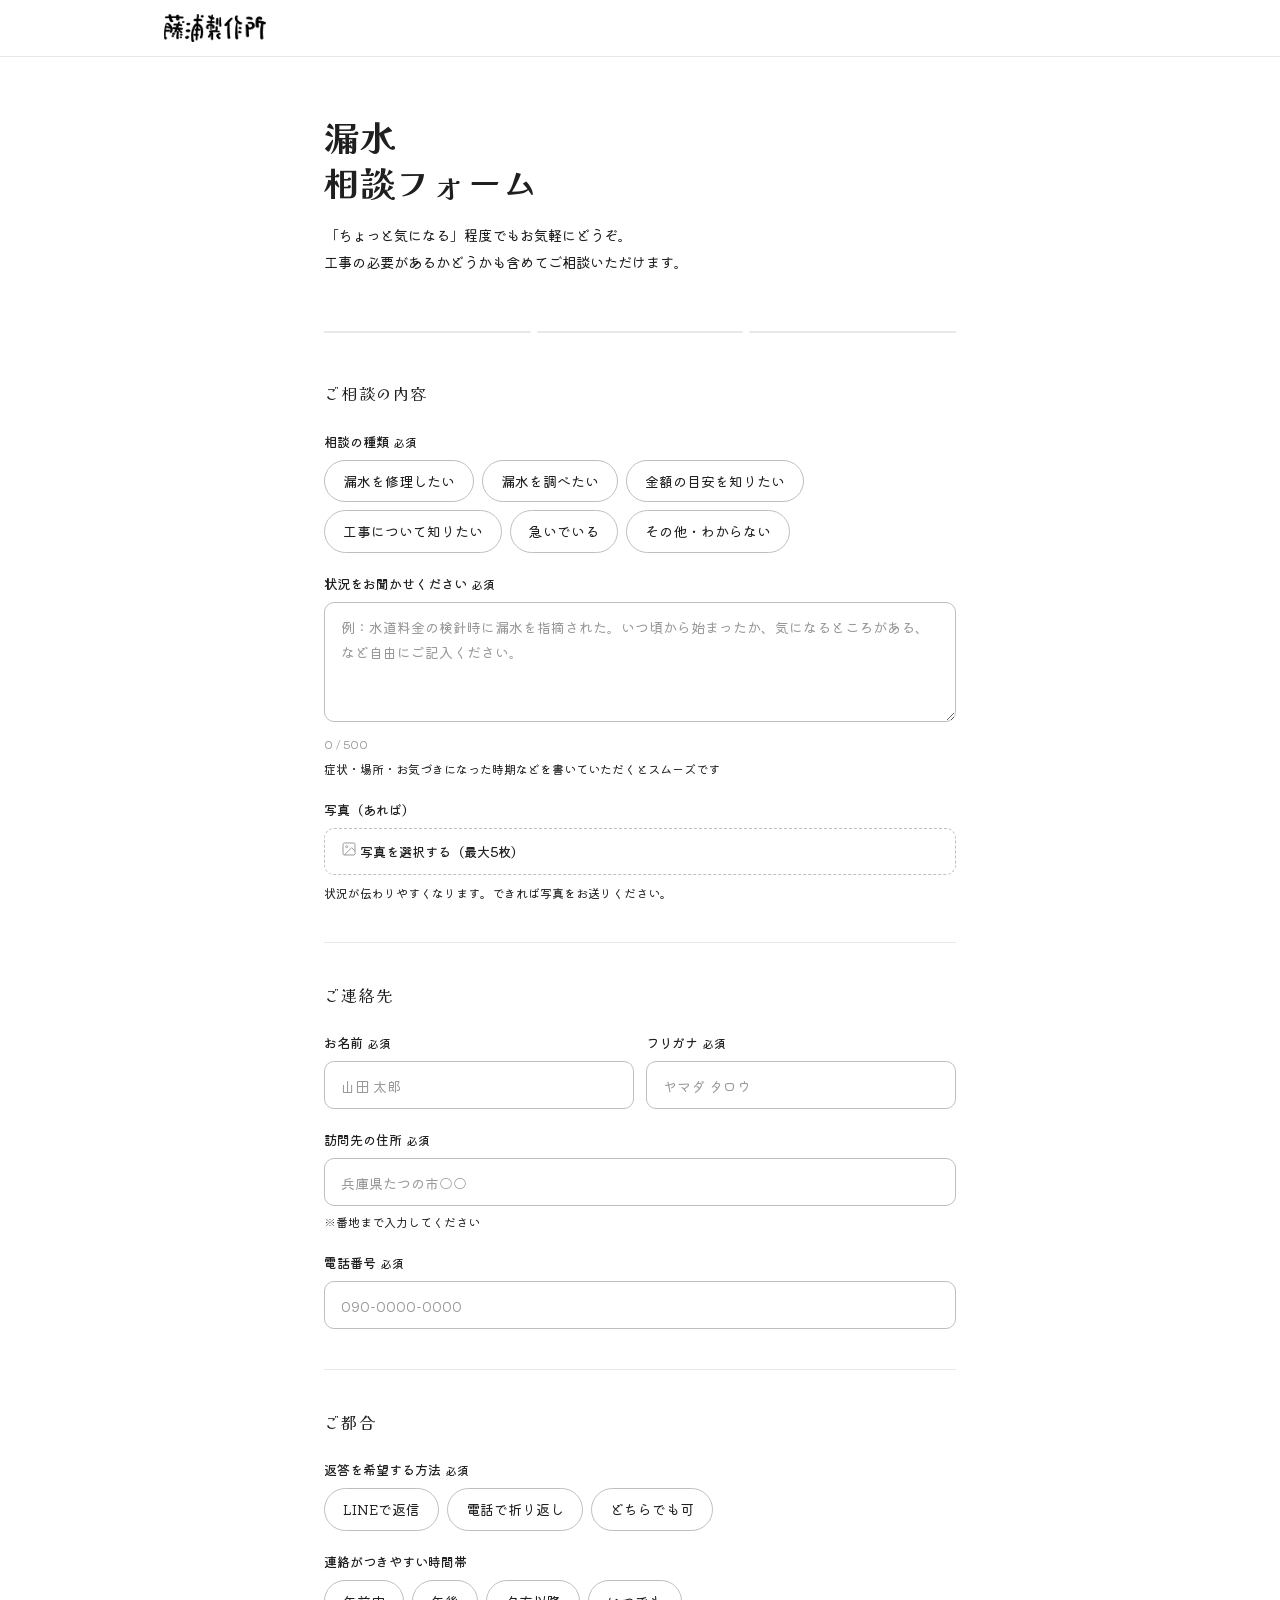
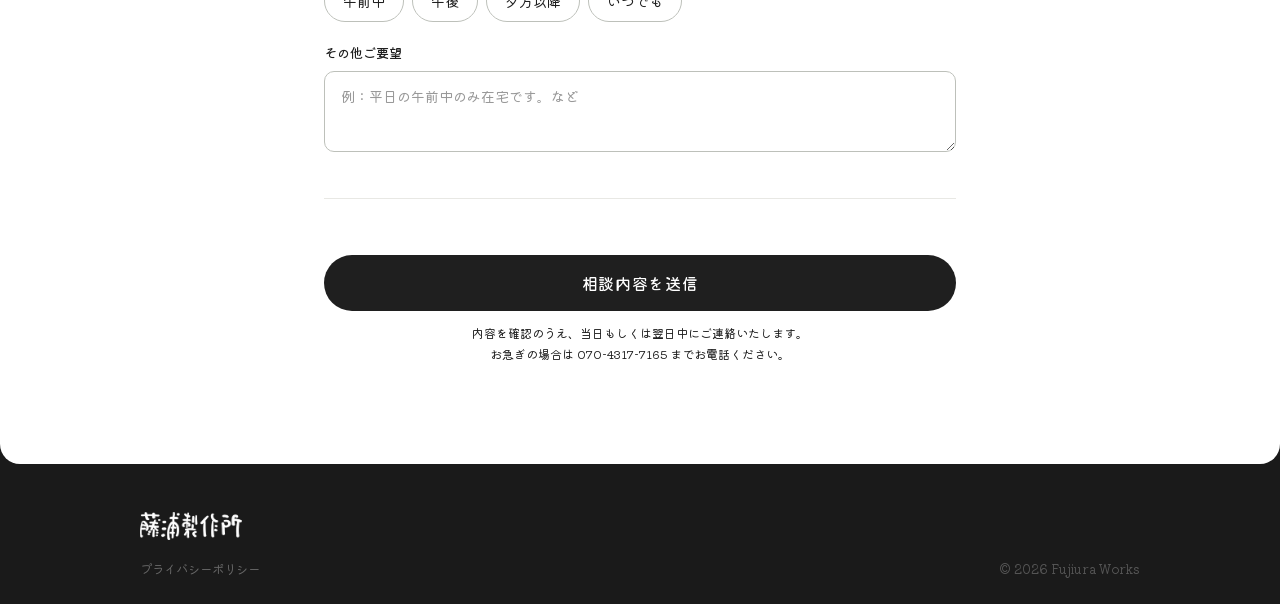
<file: fujiuraworks.jp/contact-form.html>
<!DOCTYPE html>
<html lang="ja">
<head>
  <meta charset="UTF-8">
  <meta name="viewport" content="width=device-width, initial-scale=1.0">
  <title>漏水のご相談フォーム｜藤浦製作所</title>
  <meta name="description" content="藤浦製作所への漏水・水漏れに関するご相談フォームです。">
  <meta name="robots" content="noindex, nofollow">
  <meta name="application-name" content="藤浦製作所">
  <link rel="canonical" href="https://fujiuraworks.jp/contact-form.html">
  <link rel="icon" href="img/favicon.png?v=2" type="image/png" sizes="96x96">
  <meta property="og:type" content="website">
  <meta property="og:site_name" content="藤浦製作所">
  <meta property="og:title" content="漏水のご相談フォーム｜藤浦製作所">
  <meta property="og:description" content="漏水・水漏れに関するご相談はこちらからお送りください。">
  <meta property="og:url" content="https://fujiuraworks.jp/contact-form.html">
  <meta property="og:image" content="https://fujiuraworks.jp/img/logo.webp">
  <meta name="theme-color" content="#ffffff">
  <script defer src="analytics.js"></script>

  <link rel="preconnect" href="https://fonts.googleapis.com">
  <link rel="preconnect" href="https://fonts.gstatic.com" crossorigin>
  <link href="https://fonts.googleapis.com/css2?family=Kaisei+Opti:wght@700&family=Kiwi+Maru:wght@400;500&display=swap" rel="stylesheet">
  <script charset="utf-8" src="https://static.line-scdn.net/liff/edge/2/sdk.js"></script>

  <style>
    *, *::before, *::after { box-sizing: border-box; margin: 0; padding: 0; }

    :root {
      --bg:           #ffffff;
      --surface:      #f7f7f5;
      --border:       #BDC0BA;
      --border-light: #e8e8e4;
      --text:         #1f1f1f;
      --text-muted:   #1f1f1f;
      --white:        #ffffff;
      --radius:       10px;
      --font-display: "Kaisei Opti", serif;
      --font-body:    "Kiwi Maru", serif;
      --font-sub:     "Kiwi Maru", serif;
      --max-w:        1000px;
      --ease:         0.2s ease;
    }

    html { scroll-behavior: smooth; }

    body {
      background: #1a1a1a;
      color: var(--text);
      font-family: var(--font-body);
      font-size: 16px;
      line-height: 1.6;
      -webkit-font-smoothing: antialiased;
    }
    .page-content {
      background: var(--bg);
      border-bottom-left-radius: 20px;
      border-bottom-right-radius: 20px;
      margin-bottom: 16px;
    }

    /* ─── HEADER ─── */
    header {
      position: sticky;
      top: 0;
      z-index: 100;
      background: var(--bg);
      border-bottom: 1px solid var(--border-light);
    }
    .header-inner {
      max-width: var(--max-w);
      margin: 0 auto;
      padding: 0 24px;
      height: 56px;
      display: flex;
      align-items: center;
    }
    .logo {
      font-family: var(--font-display);
      font-size: 1.15rem;
      color: var(--text);
      text-decoration: none;
      letter-spacing: 0.02rem;
      display: flex;
      align-items: center;
    }
    .logo img { height: 28px; width: auto; display: block; }

    /* ─── LAYOUT ─── */
    .container {
      max-width: 680px;
      margin: 0 auto;
      padding: 56px 24px 100px;
    }

    /* ─── PAGE HEADER ─── */
    .page-header { margin-bottom: 56px; }

    @media (max-width: 600px) {
      .header-inner   { padding: 0 20px; }
      .container      { padding: 32px 20px 72px; }
      .page-header    { margin-bottom: 28px; }
      .progress-wrap  { margin-bottom: 28px; margin-bottom: 28px; gap: 4px; }
      .form-section   { margin-bottom: 28px; padding-bottom: 28px; }
      .form-section-title { margin-bottom: 16px; }
      .field          { margin-bottom: 24px; }
      .submit-area    { padding-top: 12px; }
      footer          { padding: 32px 20px 24px; }
    }
    .section-label {
      font-size: 0.75rem;
      font-weight: 500;
      text-transform: uppercase;
      letter-spacing: 0.1rem;
      color: var(--text-muted);
      font-family: var(--font-display);
      margin-bottom: 20px;
    }
    .section-label::before { content: '— '; }
    .page-header h1 {
      font-family: var(--font-display);
      font-size: clamp(1.6rem, 5vw, 2.2rem);
      line-height: 1.3;
      letter-spacing: 0.04rem;
      margin-bottom: 16px;
    }
    .page-header p {
      font-family: var(--font-sub);
      font-size: 0.9rem;
      color: var(--text-muted);
      line-height: 1.9;
    }

    /* ─── PROGRESS ─── */
    .progress-wrap {
      display: flex;
      gap: 6px;
      margin-bottom: 48px;
    }
    .progress-bar {
      flex: 1;
      height: 2px;
      background: var(--border-light);
      border-radius: 2px;
      transition: background 0.4s ease;
    }
    .progress-bar.active { background: var(--text); }

    /* ─── FORM SECTIONS ─── */
    .form-section {
      margin-bottom: 40px;
      padding-bottom: 40px;
      border-bottom: 1px solid var(--border-light);
    }
    .form-section:last-of-type { border-bottom: none; }
    .form-section-title {
      font-family: var(--font-display);
      font-size: 1rem;
      letter-spacing: 0.08rem;
      margin-bottom: 24px;
    }

    /* ─── FIELDS ─── */
    .field { margin-bottom: 20px; }
    .field:last-child { margin-bottom: 0; }

    .field > label {
      display: block;
      font-family: var(--font-sub);
      font-size: 0.82rem;
      font-weight: 500;
      color: var(--text-muted);
      margin-bottom: 8px;
    }
    .field > label .req {
      color: var(--text);
      margin-left: 4px;
      font-size: 0.7rem;
      letter-spacing: 0.05em;
    }
    .field input,
    .field textarea {
      width: 100%;
      padding: 12px 16px;
      font-size: 0.95rem;
      font-family: var(--font-body);
      font-weight: 400;
      border: 1px solid var(--border);
      border-radius: var(--radius);
      background: var(--bg);
      color: var(--text);
      outline: none;
      transition: border-color var(--ease), background var(--ease);
      -webkit-appearance: none;
    }
    .field input:focus,
    .field textarea:focus {
      border-color: var(--text);
      background: var(--surface);
    }
    .field input::placeholder,
    .field textarea::placeholder {
      color: #999;
      font-size: 0.875rem;
    }
    .field textarea {
      resize: vertical;
      min-height: 120px;
      line-height: 1.8;
    }
    .field .hint {
      font-family: var(--font-sub);
      font-size: 0.75rem;
      color: var(--text-muted);
      margin-top: 6px;
      line-height: 1.6;
    }
    .row {
      display: grid;
      grid-template-columns: 1fr 1fr;
      gap: 12px;
    }
    @media (max-width: 600px) {
      .row {
        grid-template-columns: 1fr;
        gap: 8px;
        margin-bottom: 0;
      }
      .row .field:last-child { margin-bottom: 24px; }
    }

    /* ─── RADIO PILLS ─── */
    .radio-group {
      display: flex;
      flex-wrap: wrap;
      gap: 8px;
    }
    .radio-pill {
      display: inline-flex;
      align-items: center;
      padding: 9px 18px;
      border: 1px solid var(--border);
      border-radius: 999px;
      cursor: pointer;
      font-family: var(--font-sub);
      font-size: 0.875rem;
      font-weight: 400;
      user-select: none;
    }
    .radio-pill:hover {
      border-color: var(--text);
      color: var(--text);
    }
    .radio-pill input { display: none; }
    .radio-pill:has(input:checked) {
      background: var(--text);
      border-color: var(--text);
      color: var(--white);
    }

    /* ─── BRANCHED FIELDS (アニメーション展開) ─── */
    .branch-field {
      display: grid;
      grid-template-rows: 0fr;
      opacity: 0;
      transition: grid-template-rows 0.35s ease, opacity 0.3s ease, margin-top 0.35s ease;
      margin-top: 0;
      overflow: hidden;
    }
    .branch-field.open {
      grid-template-rows: 1fr;
      opacity: 1;
      margin-top: 20px;
    }
    .branch-field-inner { min-height: 0; }

    /* ─── NOTICE BOXES ─── */
    .notice {
      display: flex;
      align-items: flex-start;
      gap: 12px;
      padding: 16px 20px;
      background: var(--surface);
      border: 1px solid var(--border);
      border-radius: var(--radius);
    }
    .notice-dot {
      width: 6px;
      height: 6px;
      border-radius: 50%;
      background: var(--text);
      flex-shrink: 0;
      margin-top: 7px;
    }
    .notice p {
      font-family: var(--font-sub);
      font-size: 0.85rem;
      color: var(--text-muted);
      line-height: 1.7;
    }
    .notice strong { color: var(--text); font-weight: 500; }

    /* ─── CHAR COUNT ─── */
    .char-count {
      font-family: var(--font-sub);
      font-size: 0.75rem;
      color: #999;
      margin-top: 6px;
      transition: color var(--ease);
    }
    .char-count.near { color: var(--text-muted); }

    /* ─── FILE INPUT ─── */
    .file-label {
      display: flex;
      align-items: center;
      gap: 10px;
      padding: 12px 16px;
      border: 1px dashed var(--border);
      border-radius: var(--radius);
      cursor: pointer;
      font-family: var(--font-sub);
      font-size: 0.875rem;
      color: var(--text-muted);
      transition: border-color var(--ease), background var(--ease), color var(--ease);
    }
    .file-label:hover {
      border-color: var(--text);
      background: var(--surface);
      color: var(--text);
    }
    .file-label svg { flex-shrink: 0; opacity: 0.45; transition: opacity var(--ease); }
    .file-label:hover svg { opacity: 1; }
    .file-input { display: none; }

    /* ─── SUBMIT ─── */
    .submit-area {
      padding-top: 16px;
      display: flex;
      flex-direction: column;
      gap: 12px;
    }
    .btn-submit {
      font-family: var(--font-sub);
      width: 100%;
      padding: 16px 28px;
      font-size: 1rem;
      font-weight: 500;
      color: var(--white);
      background: var(--text);
      border: none;
      border-radius: 999px;
      cursor: pointer;
      letter-spacing: 0.04rem;
      transition: background var(--ease), transform var(--ease);
    }
    .btn-submit:hover  { background: #444; transform: translateY(-1px); }
    .btn-submit:active { transform: translateY(0); }
    .submit-note {
      font-family: var(--font-sub);
      font-size: 0.75rem;
      color: var(--text-muted);
      text-align: center;
      line-height: 1.7;
    }
    .submit-note a { color: inherit; }

    /* ─── SUCCESS ─── */
    .success-screen {
      display: none;
      flex-direction: column;
      align-items: center;
      text-align: center;
      padding: 64px 0;
      gap: 24px;
      animation: fadeUp 0.5s ease both;
    }
    .success-screen.show { display: flex; }
    .success-icon {
      width: 56px;
      height: 56px;
      border-radius: 50%;
      border: 1.5px solid var(--text);
      display: flex;
      align-items: center;
      justify-content: center;
    }
    .success-screen h2 {
      font-family: var(--font-display);
      font-size: 1.4rem;
      letter-spacing: 0.06rem;
    }
    .success-screen p {
      font-family: var(--font-sub);
      font-size: 0.875rem;
      color: var(--text-muted);
      line-height: 1.9;
    }
    .btn-back-home {
      font-family: var(--font-sub);
      font-size: 0.875rem;
      color: var(--text-muted);
      text-decoration: none;
      border-bottom: 1px solid var(--border);
      padding-bottom: 2px;
      margin-top: 8px;
      transition: color var(--ease), border-color var(--ease);
    }
    .btn-back-home:hover { color: var(--text); border-color: var(--text); }

    /* ─── FOOTER ─── */
    footer { background: #1a1a1a; padding: 32px 24px 24px; }
    .footer-inner { max-width: var(--max-w); margin: 0 auto; display: flex; flex-direction: column; gap: 20px; }
    .footer-top { display: flex; flex-direction: column; gap: 8px; }
    .footer-logo { font-family: var(--font-display); font-size: 1.4rem; color: #fff; text-decoration: none; letter-spacing: 0.05rem; display: flex; align-items: center; }
    .footer-logo img { height: 28px; width: auto; display: block; }
    .footer-tagline { font-size: 0.8rem; color: #888; font-family: var(--font-sub); }
    .footer-mid { display: flex; flex-direction: column; gap: 24px; }
    @media (min-width: 520px) { .footer-mid { flex-direction: row; justify-content: space-between; align-items: flex-start; } }
    .footer-nav { display: flex; flex-wrap: wrap; gap: 8px 24px; }
    .footer-nav a { font-family: var(--font-sub); font-size: 0.875rem; color: #aaa; text-decoration: none; transition: color 0.2s ease; }
    .footer-nav a:hover { color: #fff; }
    .footer-bottom { display: flex; flex-direction: column; gap: 12px; }
    @media (min-width: 520px) { .footer-bottom { flex-direction: row; justify-content: space-between; align-items: center; } }
    .footer-links { display: flex; gap: 20px; }
    .footer-links a { font-size: 0.78rem; color: #666; text-decoration: none; transition: color 0.2s ease; }
    .footer-links a:hover { color: #aaa; }
    .footer-copy { font-size: 0.78rem; color: #555; font-family: var(--font-sub); }

    /* ─── MODAL ─── */
    .modal-overlay { position: fixed; inset: 0; z-index: 20000; background: rgba(255,255,255,0.7); backdrop-filter: blur(4px); -webkit-backdrop-filter: blur(4px); display: flex; align-items: flex-end; justify-content: center; padding: 20px; opacity: 0; pointer-events: none; transition: opacity 0.3s ease; }
    @media (min-width: 600px) { .modal-overlay { align-items: center; } }
    .modal-overlay.active { opacity: 1; pointer-events: auto; }
    .modal-panel { background: #fff; width: 100%; max-width: 1000px; min-height: 92vh; max-height: 92vh; overflow-y: auto; scrollbar-width: none; -ms-overflow-style: none; border-radius: var(--radius); padding: 48px 20px 72px; position: relative; transform: translateY(24px); transition: transform 0.35s cubic-bezier(0.32,0.72,0,1); box-shadow: 0 4px 16px rgba(0,0,0,0.06); display: flex; flex-direction: column; }
    .modal-panel::-webkit-scrollbar { display: none; }
    .modal-scroll-end { text-align: center; padding: 32px 0 8px; font-family: "Kiwi Maru", serif; font-size: 0.7rem; letter-spacing: 0.25em; color: #999; opacity: 0; transition: opacity 0.5s ease; }
    .modal-scroll-end.visible { opacity: 1; }
    @media (min-width: 600px) { .modal-panel { padding: 56px 40px 80px; transform: translateY(16px); } }
    .modal-overlay.active .modal-panel { transform: translateY(0); }
    .modal-close { position: absolute; top: 16px; right: 16px; width: 40px; height: 40px; background: none; border: none; cursor: pointer; display: flex; align-items: center; justify-content: center; }
    .modal-close span { position: absolute; width: 20px; height: 1.5px; background: var(--text); border-radius: 2px; }
    .modal-close span:nth-child(1) { transform: rotate(45deg); }
    .modal-close span:nth-child(2) { transform: rotate(-45deg); }
    .modal-close:hover span { background: #888; }
    .modal-body { display: flex; flex-direction: column; gap: 40px; max-width: 600px; margin: auto; width: 100%; }
    .modal-header-block { display: flex; flex-direction: column; gap: 8px; }
    .modal-section-label { font-size: 0.78rem; font-weight: 500; text-transform: uppercase; letter-spacing: 0.1rem; color: var(--text); font-family: var(--font-display); }
    .modal-section-label::before { content: '— '; }
    .modal-title { font-family: var(--font-display); font-size: clamp(1rem, 0.818rem + 0.91vw, 1.5rem); line-height: 1.3; letter-spacing: 0.05rem; }
    .modal-section { display: flex; flex-direction: column; gap: 16px; }
    .modal-content-grid { display: grid; grid-template-columns: 1fr; gap: 40px; }
    .modal-block h3 { font-family: var(--font-display); font-size: 1rem; letter-spacing: 0.04rem; margin-bottom: 12px; padding-bottom: 8px; border-bottom: 1px solid var(--border); }
    .modal-block p { font-size: 0.9rem; line-height: 1.85; color: var(--text); font-weight: 300; letter-spacing: -0.02rem; }
    .modal-dl { display: flex; flex-direction: column; }
    .modal-dl-row { display: grid; grid-template-columns: 5.5em 1fr; gap: 8px; padding: 8px 0; border-bottom: 1px solid var(--border); font-size: 0.85rem; }
    .modal-dl-row:last-child { border-bottom: none; }
    .modal-dl-row dt { color: #999; font-weight: 400; font-family: var(--font-sub); white-space: nowrap; }
    .modal-dl-row dd { color: var(--text); font-weight: 300; line-height: 1.6; }
    .modal-list { list-style: none; display: flex; flex-direction: column; gap: 6px; margin-top: 10px; }
    .modal-list li { font-size: 0.9rem; line-height: 1.7; color: var(--text); font-weight: 300; padding-left: 1em; position: relative; }
    .modal-list li::before { content: '▸'; position: absolute; left: 0; }
    .modal-dl--pipe { gap: 6px; }
    .modal-dl--pipe .modal-dl-row { display: flex; align-items: center; gap: 0; border-bottom: none; padding: 0; grid-template-columns: none; font-family: var(--font-sub); font-size: 0.85rem; }
    @media (max-width: 480px) {
      .modal-section-label { font-size: 0.72rem; }
      .modal-dl--pipe .modal-dl-row { flex-direction: column; align-items: flex-start; gap: 2px; padding: 8px 0; border-bottom: 0.5px dashed var(--border); }
      .modal-dl--pipe .modal-dl-row:last-child { border-bottom: none; }
      .modal-dl--pipe .modal-dl-row dt { font-size: 0.75rem; color: #aaa; text-align: left; padding-left: 6px; border-left: 1.5px solid var(--border); margin-bottom: 2px; }
      .modal-dl--pipe .modal-dl-row dt::before { content: none; }
      .modal-dl--pipe .modal-dl-row dt::after { content: none; }
      .modal-dl--pipe .modal-dl-row dd { text-align: left; }
    }
    .modal-dl--pipe .modal-dl-row dt { font-family: var(--font-sub); font-weight: 400; color: #999; white-space: nowrap; flex-shrink: 0; }
    .modal-dl--pipe .modal-dl-row dd { font-family: var(--font-sub); font-weight: 400; color: #999; white-space: nowrap; }
    .modal-dl--pipe .modal-dl-row dt::after { content: '｜'; margin: 0 6px; color: var(--border); }
    .modal-divider { border: none; border-top: 1px solid var(--border); margin: 0; }

    /* ─── LOADING OVERLAY ─── */
    .loading-overlay { position: fixed; inset: 0; z-index: 99999; background: #fff; display: flex; flex-direction: column; align-items: center; justify-content: center; gap: 20px; opacity: 1; transition: opacity 0.8s ease; pointer-events: all; }
    .loading-overlay.hidden { opacity: 0; pointer-events: none; }
    .loading-name { display: block; width: min(220px, 64vw); height: auto; }
    .loading-image { display: block; width: min(180px, 52vw); height: auto; }
    .loading-spinner { width: 30px; height: 30px; color: #1f1f1f; animation: loadingSpin 1s linear infinite; }
    .loading-spinner circle { opacity: 0.2; }
    .loading-spinner path { opacity: 0.9; }
    @keyframes loadingSpin { to { transform: rotate(360deg); } }
    .loading-label { font-family: "Kaisei Opti", serif; font-size: 0.75rem; letter-spacing: 0.15em; color: #999; }

    /* ─── ANIMATIONS ─── */
    @keyframes fadeUp {
      from { opacity: 0; transform: translateY(16px); }
      to   { opacity: 1; transform: translateY(0); }
    }
    .page-header  { animation: fadeUp 0.5s ease both; }
    .form-section { animation: fadeUp 0.5s ease both; }
    .form-section:nth-child(2) { animation-delay: 0.06s; }
    .form-section:nth-child(3) { animation-delay: 0.12s; }
    .form-section:nth-child(4) { animation-delay: 0.18s; }
  </style>
</head>
<body>

<!-- LOADING OVERLAY -->
<div class="loading-overlay hidden" id="loading-overlay">
  <img class="loading-name" src="img/logo.webp" width="1000" height="275" alt="藤浦製作所">
  <img class="loading-image" src="img/about.webp" width="1400" height="1975" alt="">
  <svg class="loading-spinner" viewBox="0 0 24 24" aria-hidden="true">
    <circle cx="12" cy="12" r="9" fill="none" stroke="currentColor" stroke-width="2"/>
    <path d="M21 12a9 9 0 0 0-9-9" fill="none" stroke="currentColor" stroke-width="2" stroke-linecap="round"/>
  </svg>
  <span class="loading-label">送信中</span>
</div>

<div class="page-content">

<header>
  <div class="header-inner">
    <span class="logo"><img src="img/logo.webp" width="1000" height="275" alt="藤浦製作所"></span>
  </div>
</header>

<div class="container">

  <!-- ─── SUCCESS SCREEN ─── -->
  <div class="success-screen" id="success">
    <div class="success-icon">
      <svg width="22" height="22" viewBox="0 0 24 24" fill="none" stroke="currentColor" stroke-width="1.5">
        <polyline points="20 6 9 17 4 12"/>
      </svg>
    </div>
    <h2>ご相談を受け付けました</h2>
    <p>内容を確認のうえ、当日もしくは翌日中に<br>担当者よりご連絡いたします。<br>急ぎの場合は 070-4317-7165 までお電話ください。</p>
    <a href="index.html" class="btn-back-home">トップページへ戻る</a>
  </div>

  <!-- ─── FORM ─── -->
  <div id="form-wrap">

    <div class="page-header">
      <h1>漏水<br>相談フォーム</h1>
      <p>「ちょっと気になる」程度でもお気軽にどうぞ。<br>工事の必要があるかどうかも含めてご相談いただけます。</p>
    </div>

    <div class="progress-wrap">
      <div class="progress-bar" id="p1"></div>
      <div class="progress-bar" id="p2"></div>
      <div class="progress-bar" id="p3"></div>
    </div>

    <form id="consult-form" novalidate>

      <!-- ── SECTION 1: 相談内容 ── -->
      <div class="form-section">
        <div class="form-section-title">ご相談の内容</div>

        <!-- 相談の種類 -->
        <div class="field">
          <label>相談の種類<span class="req">必須</span></label>
          <div class="radio-group">
            <label class="radio-pill"><input type="radio" name="category" value="repair"   onchange="onCategory(this)">漏水を修理したい</label>
            <label class="radio-pill"><input type="radio" name="category" value="inspect"  onchange="onCategory(this)">漏水を調べたい</label>
            <label class="radio-pill"><input type="radio" name="category" value="estimate" onchange="onCategory(this)">金額の目安を知りたい</label>
            <label class="radio-pill"><input type="radio" name="category" value="info"     onchange="onCategory(this)">工事について知りたい</label>
            <label class="radio-pill"><input type="radio" name="category" value="urgent"   onchange="onCategory(this)">急いでいる</label>
            <label class="radio-pill"><input type="radio" name="category" value="other"    onchange="onCategory(this)">その他・わからない</label>
          </div>

          <!-- 分岐①：漏水を修理 / 調べたい → 場所を選択 -->
          <div class="branch-field" id="branch-location">
            <div class="branch-field-inner">
              <div class="field">
                <label>気になっている場所<span class="req">必須</span></label>
                <div class="radio-group">
                  <label class="radio-pill"><input type="radio" name="location" value="unknown">わからない</label>
                  <label class="radio-pill"><input type="radio" name="location" value="outdoor">屋外・庭</label>
                  <label class="radio-pill"><input type="radio" name="location" value="toilet">トイレ</label>
                  <label class="radio-pill"><input type="radio" name="location" value="bath">浴室</label>
                  <label class="radio-pill"><input type="radio" name="location" value="kitchen">キッチン</label>
                  <label class="radio-pill"><input type="radio" name="location" value="Washroom">洗面所</label>                                    
                </div>
              </div>
            </div>
          </div>

          <!-- 分岐②：急いでいる → 電話案内 -->
          <div class="branch-field" id="branch-urgent">
            <div class="branch-field-inner">
              <div class="notice">
                <div class="notice-dot"></div>
                <p>急ぎの場合は、お電話が確実です。<br><strong>070-4317-7165</strong>（受付 8:00〜18:00 / 日祝除く）</p>
              </div>
            </div>
          </div>

          <!-- 分岐③：金額・工事について → 担当者対応の案内 -->
          <div class="branch-field" id="branch-info">
            <div class="branch-field-inner">
              <div class="notice">
                <div class="notice-dot"></div>
                <p>内容を確認のうえ、担当者よりご連絡いたします。<br>下記の詳細欄に、気になっていることをご記入ください。</p>
              </div>
            </div>
          </div>
        </div>

        <!-- 状況の詳細 -->
        <div class="field">
          <label>状況をお聞かせください<span class="req">必須</span></label>
          <textarea id="detail" name="detail"
            placeholder="例：水道料金の検針時に漏水を指摘された。いつ頃から始まったか、気になるところがある、など自由にご記入ください。"
            oninput="updateChar(this); updateProgress()"></textarea>
          <div class="char-count" id="char-count">0 / 500</div>
          <div class="hint">症状・場所・お気づきになった時期などを書いていただくとスムーズです</div>
        </div>

        <!-- 写真 -->
        <div class="field">
          <label>写真（あれば）</label>
          <label class="file-label" for="photo-input">
            <svg width="16" height="16" viewBox="0 0 24 24" fill="none" stroke="currentColor" stroke-width="1.5">
              <rect x="3" y="3" width="18" height="18" rx="2"/>
              <circle cx="8.5" cy="8.5" r="1.5"/>
              <polyline points="21 15 16 10 5 21"/>
            </svg>
            <span id="file-label-text">写真を選択する（最大5枚）</span>
          </label>
          <input type="file" id="photo-input" class="file-input" accept="image/*" multiple onchange="onFileChange(this)">
          <div class="hint">状況が伝わりやすくなります。できれば写真をお送りください。</div>
        </div>
      </div>

      <!-- ── SECTION 2: 訪問先 ── -->
      <div class="form-section">
        <div class="form-section-title">ご連絡先</div>

        <div class="row">
          <div class="field">
            <label>お名前<span class="req">必須</span></label>
            <input type="text" name="name" placeholder="山田 太郎" required oninput="updateProgress()">
          </div>
          <div class="field">
            <label>フリガナ<span class="req">必須</span></label>
            <input type="text" name="kana" placeholder="ヤマダ タロウ">
          </div>
        </div>

        <div class="field">
          <label>訪問先の住所<span class="req">必須</span></label>
          <input type="text" name="address" placeholder="兵庫県たつの市○○" required oninput="updateProgress()">
          <div class="hint">※番地まで入力してください</div>
        </div>

        <div class="field">
          <label>電話番号<span class="req">必須</span></label>
          <input type="tel" name="tel" placeholder="090-0000-0000" required oninput="updateProgress()">
        </div>
      </div>

      <!-- ── SECTION 3: ご都合 ── -->
      <div class="form-section">
        <div class="form-section-title">ご都合</div>

        <div class="field">
          <label>返答を希望する方法<span class="req">必須</span></label>
          <div class="radio-group">
            <label class="radio-pill"><input type="radio" name="reply" value="line">LINEで返信</label>
            <label class="radio-pill"><input type="radio" name="reply" value="tel">電話で折り返し</label>
            <label class="radio-pill"><input type="radio" name="reply" value="any">どちらでも可</label>
          </div>
        </div>

        <div class="field">
          <label>連絡がつきやすい時間帯</label>
          <div class="radio-group">
            <label class="radio-pill"><input type="radio" name="time" value="am">午前中</label>
            <label class="radio-pill"><input type="radio" name="time" value="pm">午後</label>
            <label class="radio-pill"><input type="radio" name="time" value="eve">夕方以降</label>
            <label class="radio-pill"><input type="radio" name="time" value="any">いつでも</label>
          </div>
        </div>

        <div class="field">
          <label>その他ご要望</label>
          <textarea name="note" placeholder="例：平日の午前中のみ在宅です。など" style="min-height:80px"></textarea>
        </div>
      </div>

      <div class="submit-area">
        <button type="submit" class="btn-submit">相談内容を送信</button>
        <p class="submit-note">
          内容を確認のうえ、当日もしくは翌日中にご連絡いたします。<br>
          お急ぎの場合は 070-4317-7165 までお電話ください。
        </p>
      </div>

    </form>
  </div><!-- /#form-wrap -->

</div><!-- /.container -->

</div><!-- /.page-content -->

<footer>
  <div class="footer-inner">
    <div class="footer-top">
      <span class="footer-logo"><img src="img/footer-logo.webp" width="1000" height="275" alt="藤浦製作所" loading="lazy" decoding="async"></span>
    </div>
    <div class="footer-bottom">
      <div class="footer-links">
        <a href="#" id="open-privacy">プライバシーポリシー</a>
      </div>
      <span class="footer-copy">© 2026 Fujiura Works</span>
    </div>
  </div>
</footer>

<!-- PRIVACY POLICY MODAL -->
<div class="modal-overlay" id="modal-privacy" aria-hidden="true">
  <div class="modal-panel" role="dialog" aria-modal="true" aria-label="プライバシーポリシー">
    <button class="modal-close" id="close-privacy" aria-label="閉じる">
      <span></span><span></span>
    </button>
    <div class="modal-body">
      <div class="modal-header-block">
        <div class="modal-section-label">Privacy Policy</div>
        <h2 class="modal-title">プライバシーポリシー</h2>
      </div>
      <div class="modal-block">
        <p>藤浦製作所（以下「当社」）は、個人情報の保護に関する法令等を遵守するとともに、以下にプライバシーポリシーを定め、個人情報の適正な取り扱いに努めます。</p>
      </div>
      <div class="modal-content-grid">
        <div class="modal-block">
          <h3>（1）事業者情報</h3>
          <dl class="modal-dl modal-dl--pipe">
            <div class="modal-dl-row"><dt>屋号</dt><dd>藤浦製作所</dd></div>
            <div class="modal-dl-row"><dt>代表者</dt><dd>藤浦 高</dd></div>
            <div class="modal-dl-row"><dt>所在地</dt><dd>兵庫県たつの市誉田町福田467-6</dd></div>
            <div class="modal-dl-row"><dt>電話</dt><dd>070-4317-7165</dd></div>
          </dl>
        </div>
        <div class="modal-block">
          <h3>（2）個人情報の収集と利用目的</h3>
          <p>当社は、以下の目的のために必要な範囲で個人情報を収集します。利用目的を変更する場合は、変更後の内容を公表またはご本人へ通知します。</p>
          <ul class="modal-list">
            <li>お問い合わせ・ご相談への回答および連絡のため</li>
            <li>お見積り・工事の実施・施工管理のため</li>
            <li>工事完了後のアフターフォローおよびご請求のため</li>
            <li>当社サービスに関するご案内のため</li>
          </ul>
        </div>
        <div class="modal-block"><h3>（3）法令の遵守</h3><p>当社は個人情報を取り扱うにあたり、個人情報の保護に関する法律および関係する法令、ガイドラインを遵守します。</p></div>
        <div class="modal-block"><h3>（4）個人情報の管理・保護</h3><p>ご提供いただいた個人情報は、管理責任者が適切に管理し、漏洩や紛失等の防止に努めます。また、外部からの不正アクセスや破壊、改ざん等の危険に対して安全対策を実施し、個人情報の保護に努めます。</p></div>
        <div class="modal-block"><h3>（5）個人情報の利用</h3><p>当社はご本人の同意を得ないで、利用目的の達成に必要な範囲を超えて個人情報を取り扱いません。</p></div>
        <div class="modal-block"><h3>（6）個人情報の第三者への提供</h3><p>当社はご本人の同意を得ないで、業務委託先以外の第三者に開示・提供することはありません。ただし、法令により開示を求められた場合を除きます。</p></div>
        <div class="modal-block"><h3>（7）個人情報の開示・訂正等</h3><p>個人情報につき開示、訂正等の請求があった場合は、その請求がご本人またはその代理人によるものであることを確認した上で、必要かつ合理的な範囲で対応いたします。</p></div>
        <div class="modal-block"><h3>（8）お問い合わせ窓口</h3><p>個人情報の取り扱いに関するお問い合わせは、<span style="font-family:'Kiwi Maru', serif; color:#999;">藤浦製作所（TEL:070-4317-7165）</span>までご連絡ください。</p></div>
        <div class="modal-block"><p style="font-size:0.8rem; color:#999; text-align:right; font-family:'Kiwi Maru',serif;">制定：2026年5月1日</p></div>
      </div>
      <div class="modal-scroll-end">scroll end</div>
    </div>
  </div>
</div>

<script>
  // ── LIFF初期化（LINEプロフィール取得） ──
  const LIFF_ID = '2009926422-enewQyZs';
  let lineProfile = null;
  const liffReady = (async () => {
    try {
      await liff.init({ liffId: LIFF_ID });
      if (!liff.isLoggedIn()) {
        liff.login(); // 未ログインの場合はLINE認証へ（認証後に自動で戻ってきます）
        return;
      }
      lineProfile = await liff.getProfile();
    } catch (e) {
      console.warn('LIFF init:', e);
    }
  })();

  // ── 分岐テキスト設定 ──
  const PLACEHOLDERS = {
    repair:   '例：水道料金の検針時に漏水を指摘された。いつ頃から始まったか、気になるところがある、など自由にご記入ください。',
    inspect:  '例：漏水を指摘されたが場所がわからない。他業者に漏水場所がわからないと言われたなど、お気づきの点をご記入ください。',
    estimate: '例：漏水修理をしたいのですが、一般的な費用の目安を知りたいです。など、気になることをご記入ください。',
    info:     '例：配管の工事はどのくらいの期間かかりますか？など、気になることをご記入ください。',
    urgent:   '急ぎの状況をお聞かせください。できる限り迅速に対応いたします。',
    other:    '例：水道料金の検針時に漏水を指摘されたのですが、どうすればよいのでしょう？など自由にご記入ください。',
  };

  // ── 分岐制御 ──
  function onCategory(el) {
    const v = el.value;

    // すべての分岐を閉じる
    ['branch-location', 'branch-urgent', 'branch-info'].forEach(id => {
      document.getElementById(id).classList.remove('open');
    });

    // 該当する分岐を開く
    if (v === 'repair' || v === 'inspect') {
      document.getElementById('branch-location').classList.add('open');
    } else if (v === 'urgent') {
      document.getElementById('branch-urgent').classList.add('open');
    } else if (v === 'estimate' || v === 'info') {
      document.getElementById('branch-info').classList.add('open');
    }

    // プレースホルダーを切り替え
    const textarea = document.getElementById('detail');
    textarea.placeholder = PLACEHOLDERS[v] || PLACEHOLDERS.other;

    // 場所が不要なカテゴリでは name="location" をリセット
    if (v !== 'repair' && v !== 'inspect') {
      document.querySelectorAll('input[name="location"]').forEach(r => r.checked = false);
    }

    updateProgress();
  }

  // ── 文字数カウント ──
  function updateChar(el) {
    const n = Math.min(el.value.length, 500);
    el.value = el.value.slice(0, 500);
    const counter = document.getElementById('char-count');
    counter.textContent = n + ' / 500';
    counter.classList.toggle('near', n > 400);
  }

  // ── ファイル選択表示 ──
  function onFileChange(input) {
    const count = input.files.length;
    document.getElementById('file-label-text').textContent =
      count > 0 ? count + '枚選択中' : '写真を選択する（最大5枚）';
  }

  // ── プログレスバー ──
  function updateProgress() {
    const category = document.querySelector('input[name="category"]:checked');
    const detail   = document.getElementById('detail').value.trim();
    const name     = document.querySelector('input[name="name"]').value.trim();
    const address  = document.querySelector('input[name="address"]').value.trim();
    const tel      = document.querySelector('input[name="tel"]').value.trim();

    // 場所分岐が開いているとき、場所の選択もチェック
    const needsLocation = ['repair', 'inspect'].includes(category?.value);
    const location = document.querySelector('input[name="location"]:checked');

    let done = 0;
    const step1ok = category && detail && (!needsLocation || location);
    if (step1ok)            done = 1;
    if (done >= 1 && name)  done = 2;
    if (done >= 2 && address && tel) done = 3;

    for (let i = 1; i <= 3; i++) {
      document.getElementById('p' + i).classList.toggle('active', i <= done);
    }
  }

  // 場所ラジオが変わったときもプログレスを更新
  document.querySelectorAll('input[name="location"]').forEach(r => {
    r.addEventListener('change', updateProgress);
  });

  // ── バリデーション & 送信 ──
  // ▼ GASのデプロイURLをここに貼り付けてください
  const MAKE_WEBHOOK_URL = 'https://script.google.com/macros/s/AKfycbytsNLjKZ3yCOlg5LMqpmLgGrbYomgTeRMgZv6knH-nqCSsjwGHLfjCaVjywdbZUPacOg/exec';

  document.getElementById('consult-form').addEventListener('submit', async function(e) {
    e.preventDefault();

    const category = document.querySelector('input[name="category"]:checked');
    const detail   = document.getElementById('detail').value.trim();
    const name     = document.querySelector('input[name="name"]').value.trim();
    const address  = document.querySelector('input[name="address"]').value.trim();

    const needsLocation = ['repair', 'inspect'].includes(category?.value);
    const location = document.querySelector('input[name="location"]:checked');

    if (!category) {
      alert('相談の種類を選択してください。'); return;
    }
    if (needsLocation && !location) {
      alert('気になっている場所を選択してください。'); return;
    }
    if (!detail) {
      alert('状況の詳細をご記入ください。'); return;
    }
    if (!name) {
      alert('お名前をご記入ください。'); return;
    }
    if (!address) {
      alert('訪問先の住所をご記入ください。'); return;
    }
    const tel = document.querySelector('input[name="tel"]').value.trim();
    if (!tel) {
      alert('電話番号をご記入ください。'); return;
    }

    // ── 送信中は二重送信を防止 ──
    const btn = document.querySelector('.btn-submit');
    btn.disabled = true;
    const loadingOverlay = document.getElementById('loading-overlay');
    loadingOverlay.classList.remove('hidden');

    await liffReady;

    // ── フォームデータを組み立て ──
    const CATEGORY_LABELS = {
      repair: '漏水を修理したい', inspect: '漏水を調べたい',
      estimate: '金額の目安を知りたい', info: '工事について知りたい',
      urgent: '急いでいる', other: 'その他・わからない'
    };
    const LOCATION_LABELS = {
      unknown: 'わからない', outdoor: '屋外・庭', toilet: 'トイレ',
      bath: '浴室', kitchen: 'キッチン', Washroom: '洗面所'
    };
    const REPLY_LABELS = { line: 'LINEで返信', tel: '電話で折り返し', any: 'どちらでも可' };
    const TIME_LABELS  = { am: '午前中', pm: '午後', eve: '夕方以降', any: 'いつでも' };

    const getValue = (name) => document.querySelector(`input[name="${name}"]:checked`)?.value || '';
    const getText  = (name) => document.querySelector(`[name="${name}"]`)?.value.trim() || '';

    // ── 写真をCanvasで圧縮してBase64に変換 ──
    const photoInput = document.getElementById('photo-input');
    const photoFiles = photoInput.files;
    const photos = [];

    if (photoFiles.length > 0) {
      const compressImage = (file) => new Promise((resolve, reject) => {
        const reader = new FileReader();
        reader.onload = (e) => {
          const img = new Image();
          img.onload = () => {
            const MAX = 800;
            let w = img.width, h = img.height;
            if (w > h && w > MAX) { h = Math.round(h * MAX / w); w = MAX; }
            else if (h > MAX)     { w = Math.round(w * MAX / h); h = MAX; }
            const canvas = document.createElement('canvas');
            canvas.width = w; canvas.height = h;
            canvas.getContext('2d').drawImage(img, 0, 0, w, h);
            const compressed = canvas.toDataURL('image/jpeg', 0.6);
            resolve({ name: file.name.replace(/\.[^.]+$/, '.jpg'), type: 'image/jpeg', data: compressed.split(',')[1] });
          };
          img.onerror = reject;
          img.src = e.target.result;
        };
        reader.onerror = reject;
        reader.readAsDataURL(file);
      });
      const maxFiles = Math.min(photoFiles.length, 5);
      for (let i = 0; i < maxFiles; i++) {
        photos.push(await compressImage(photoFiles[i]));
      }
    }

    const payload = {
      line_name: lineProfile?.displayName || '（取得不可）',
      line_id  : lineProfile?.userId      || '（取得不可）',
      category : CATEGORY_LABELS[category.value]  || category.value,
      location : LOCATION_LABELS[getValue('location')] || '（なし）',
      detail   : detail,
      name     : name,
      kana     : getText('kana')    || '（未入力）',
      address  : address,
      tel      : getText('tel')     || '（未入力）',
      reply    : REPLY_LABELS[getValue('reply')] || '（未選択）',
      time     : TIME_LABELS[getValue('time')]   || '（未選択）',
      note     : getText('note')    || '（なし）',
      photos   : photos,
    };

    try {
      // GASはno-corsで送信（レスポンスは取得できないが送信は成功する）
      await fetch(MAKE_WEBHOOK_URL, {
        method : 'POST',
        mode   : 'no-cors',
        headers: { 'Content-Type': 'application/json' },
        body   : JSON.stringify(payload),
      });

      // ── 送信成功 ──
      loadingOverlay.classList.add('hidden');
      document.getElementById('form-wrap').style.display = 'none';
      document.getElementById('success').classList.add('show');
      window.scrollTo({ top: 0, behavior: 'smooth' });

    } catch (err) {
      console.error('送信エラー:', err);
      loadingOverlay.classList.add('hidden');
      alert('送信中にエラーが発生しました。\nお手数ですが、お電話（070-4317-7165）にてご連絡ください。');
      btn.disabled = false;
    }
  });

  // ── Privacy Policy モーダル ──
  const modalPrivacy = document.getElementById('modal-privacy');
  const openPrivacy  = document.getElementById('open-privacy');
  const closePrivacy = document.getElementById('close-privacy');

  openPrivacy.addEventListener('click', e => {
    e.preventDefault();
    modalPrivacy.classList.add('active');
    modalPrivacy.setAttribute('aria-hidden', 'false');
    modalPrivacy.querySelector('.modal-panel').scrollTop = 0;
    document.body.style.overflow = 'hidden';
  });

  closePrivacy.addEventListener('click', () => {
    modalPrivacy.classList.remove('active');
    modalPrivacy.setAttribute('aria-hidden', 'true');
    document.body.style.overflow = '';
  });

  modalPrivacy.addEventListener('click', e => {
    if (e.target === modalPrivacy) {
      modalPrivacy.classList.remove('active');
      modalPrivacy.setAttribute('aria-hidden', 'true');
      document.body.style.overflow = '';
    }
  });

  document.addEventListener('keydown', e => {
    if (e.key === 'Escape' && modalPrivacy.classList.contains('active')) {
      modalPrivacy.classList.remove('active');
      modalPrivacy.setAttribute('aria-hidden', 'true');
      document.body.style.overflow = '';
    }
  });

  // ── モーダル scroll end ──
  document.querySelectorAll('.modal-panel').forEach(panel => {
    const end = panel.querySelector('.modal-scroll-end');
    if (!end) return;
    panel.addEventListener('scroll', () => {
      const atBottom = panel.scrollHeight - panel.scrollTop - panel.clientHeight < 40;
      end.classList.toggle('visible', atBottom);
    }, { passive: true });
  });
</script>

</body>
</html>
</file>
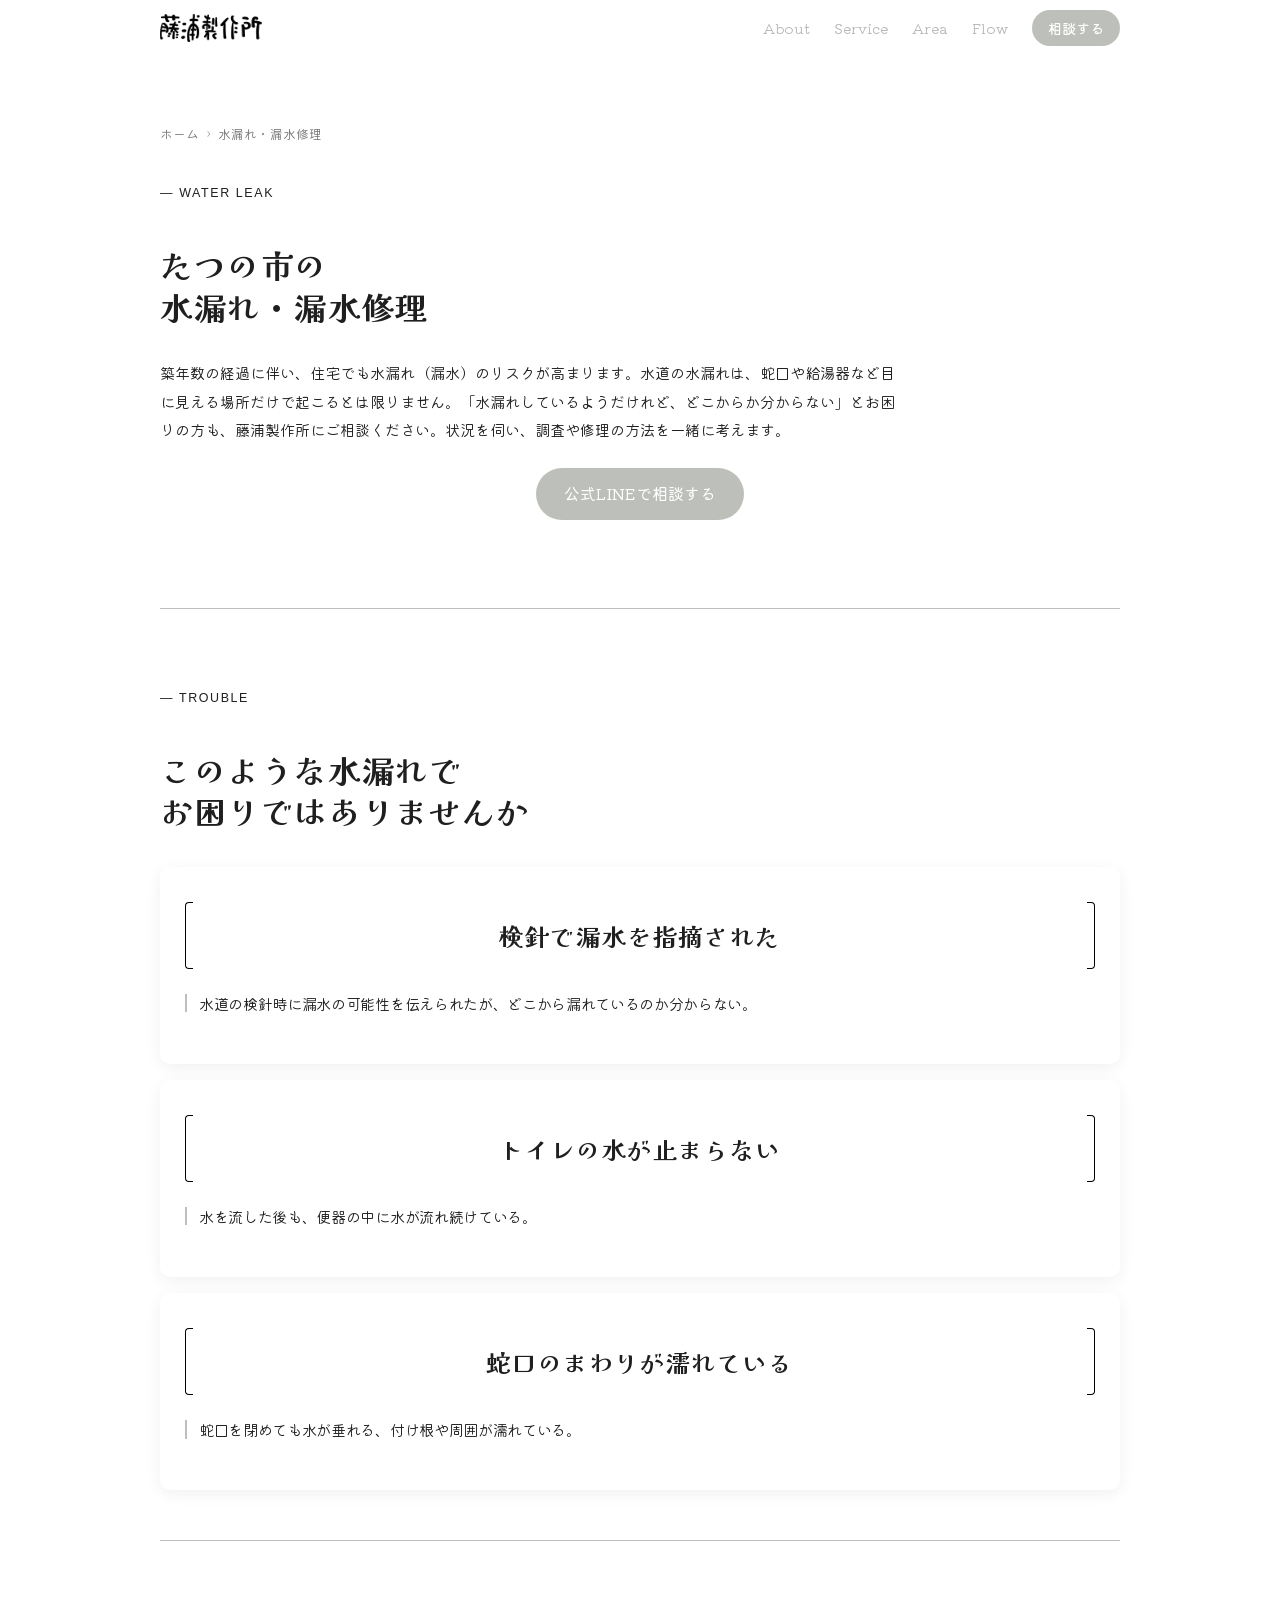
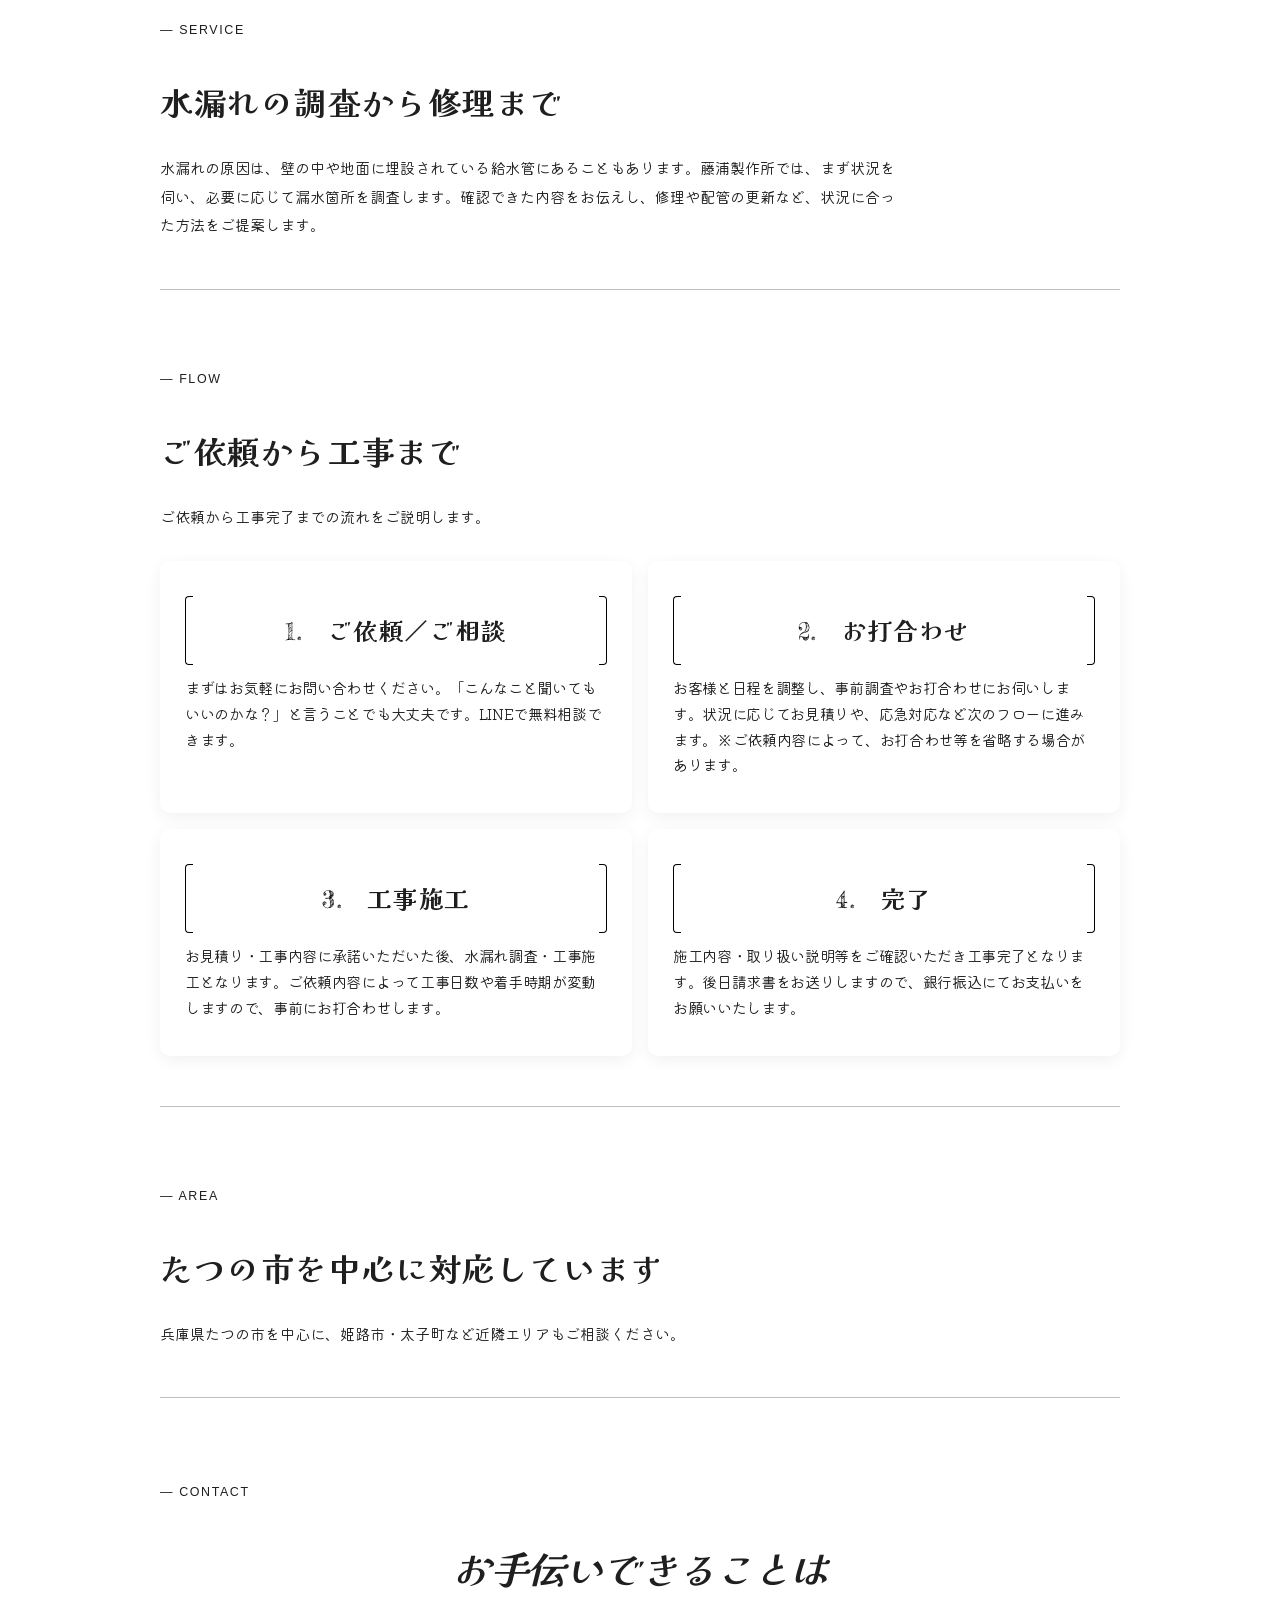
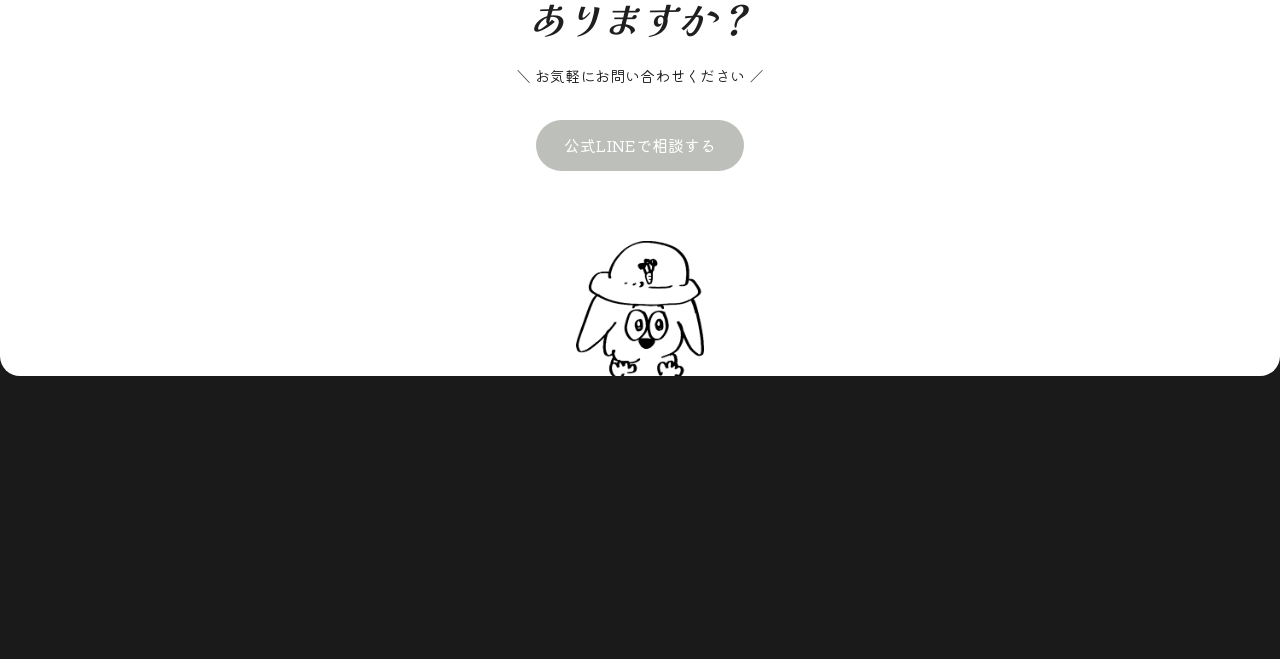
<file: fujiuraworks.jp/water-leak.html>
<!DOCTYPE html>
<html lang="ja">
<head>
  <meta charset="UTF-8">
  <meta name="viewport" content="width=device-width, initial-scale=1.0">
  <title>たつの市の水漏れ・漏水修理｜藤浦製作所</title>
  <meta name="description" content="たつの市の水漏れ・漏水修理は藤浦製作所へ。水道の検針で漏水を指摘された、トイレの水が止まらない、蛇口まわりが濡れるなどのお困りごとをご相談ください。姫路市・太子町など近隣エリアも対応します。">
  <meta name="robots" content="index, follow">
  <meta name="application-name" content="藤浦製作所">
  <link rel="canonical" href="https://fujiuraworks.jp/water-leak.html">
  <link rel="icon" href="img/favicon.png?v=2" type="image/png" sizes="96x96">
  <meta property="og:type" content="article">
  <meta property="og:site_name" content="藤浦製作所">
  <meta property="og:title" content="たつの市の水漏れ・漏水修理｜藤浦製作所">
  <meta property="og:description" content="水漏れの場所が分からない場合もご相談ください。状況を伺い、調査や修理の方法を一緒に考えます。">
  <meta property="og:url" content="https://fujiuraworks.jp/water-leak.html">
  <meta property="og:image" content="https://fujiuraworks.jp/img/heroimage.webp">
  <meta name="twitter:card" content="summary_large_image">
  <meta name="theme-color" content="#ffffff">
  <script defer src="analytics.js"></script>
  <script type="application/ld+json">
  {
    "@context": "https://schema.org",
    "@graph": [
      {
        "@type": "WebSite",
        "@id": "https://fujiuraworks.jp/#website",
        "url": "https://fujiuraworks.jp/",
        "name": "藤浦製作所",
        "alternateName": "Fujiura Works",
        "inLanguage": "ja"
      },
      {
        "@type": "Service",
        "name": "水漏れ・漏水修理",
        "url": "https://fujiuraworks.jp/water-leak.html",
        "description": "兵庫県たつの市を中心とした水漏れ調査・修理。",
        "provider": {"@id": "https://fujiuraworks.jp/#business"},
        "areaServed": ["兵庫県たつの市", "兵庫県姫路市", "兵庫県太子町"],
        "isPartOf": {"@id": "https://fujiuraworks.jp/#website"}
      }
    ]
  }
  </script>
  <link rel="preconnect" href="https://fonts.googleapis.com">
  <link rel="preconnect" href="https://fonts.gstatic.com" crossorigin>
  <link href="https://fonts.googleapis.com/css2?family=Fredericka+the+Great&amp;family=Kaisei+Opti:wght@700&amp;family=Kiwi+Maru:wght@300;500&amp;family=Zen+Antique&amp;family=Zen+Kurenaido&amp;display=swap" rel="stylesheet">
  <link rel="stylesheet" href="style.css?v=3">
  <link rel="stylesheet" href="water-leak.css?v=8">
</head>
<body class="leak-page">
  <div class="page-content">
    <header class="nav-visible">
      <div class="header-inner">
        <a href="index.html" class="logo"><img src="img/logo.webp" width="1000" height="275" alt="藤浦製作所"></a>
        <button class="menu-toggle" type="button" aria-label="メニューを開く" aria-expanded="false" aria-controls="leak-nav"><span></span><span></span><span></span></button>
      </div>
    </header>
    <nav id="leak-nav" class="nav-visible" aria-label="メインメニュー">
      <div class="nav-panel">
        <button class="nav-close" type="button" aria-label="メニューを閉じる"><span></span><span></span></button>
        <a href="index.html" class="logo nav-logo"><img src="img/logo.webp" width="1000" height="275" alt="藤浦製作所"></a>
        <div class="nav-links-group">
          <a href="index.html#About">About</a>
          <a href="index.html#Service">Service</a>
          <a href="#Area">Area</a>
          <a href="#Flow">Flow</a>
        </div>
        <a href="#Contact" class="btn-nav" id="open-contact">相談する</a>
        <div class="nav-legal">
          <a href="index.html#modal-about">事業者情報</a>
          <a href="index.html#modal-privacy">プライバシーポリシー</a>
        </div>
      </div>
    </nav>

    <main class="container">
      <section id="WaterLeak" class="leak-hero">
        <div class="leak-breadcrumb" role="navigation" aria-label="パンくずリスト">
          <ol>
            <li><a href="index.html">ホーム</a></li>
            <li aria-current="page">水漏れ・漏水修理</li>
          </ol>
        </div>
        <div class="section-label">Water Leak</div>
        <h1>たつの市の<br>水漏れ・漏水修理</h1>
        <p>築年数の経過に伴い、住宅でも水漏れ（漏水）のリスクが高まります。水道の水漏れは、蛇口や給湯器など目に見える場所だけで起こるとは限りません。「水漏れしているようだけれど、どこからか分からない」とお困りの方も、藤浦製作所にご相談ください。状況を伺い、調査や修理の方法を一緒に考えます。</p>
        <div class="leak-hero-action"><a href="#Contact" class="btn-cta" data-contact-trigger>公式LINEで相談する</a></div>
      </section>

      <hr class="divider">
      <section id="Trouble" class="leak-section">
        <div class="section-label">Trouble</div>
        <h2>このような水漏れで<br>お困りではありませんか</h2>
        <div class="features-grid leak-trouble-grid">
          <div class="feature-card"><h3>検針で漏水を指摘された</h3><p>水道の検針時に漏水の可能性を伝えられたが、どこから漏れているのか分からない。</p></div>
          <div class="feature-card"><h3>トイレの水が止まらない</h3><p>水を流した後も、便器の中に水が流れ続けている。</p></div>
          <div class="feature-card"><h3>蛇口のまわりが濡れている</h3><p>蛇口を閉めても水が垂れる、付け根や周囲が濡れている。</p></div>
        </div>
      </section>

      <hr class="divider">
      <section id="LeakService" class="leak-section">
        <div class="section-label">Service</div>
        <h2>水漏れの調査から修理まで</h2>
        <p class="leak-copy">水漏れの原因は、壁の中や地面に埋設されている給水管にあることもあります。藤浦製作所では、まず状況を伺い、必要に応じて漏水箇所を調査します。確認できた内容をお伝えし、修理や配管の更新など、状況に合った方法をご提案します。</p>
      </section>

      <hr class="divider">
      <section id="Flow" class="leak-section">
        <div class="section-label">Flow</div>
        <h2>ご依頼から工事まで</h2>
        <p class="leak-copy">ご依頼から工事完了までの流れをご説明します。</p>
        <div class="features-grid leak-flow-grid">
          <div class="feature-card"><h3><span class="sub-font">1.</span>ご依頼／ご相談</h3><p>まずはお気軽にお問い合わせください。「こんなこと聞いてもいいのかな？」と言うことでも大丈夫です。LINEで無料相談できます。</p></div>
          <div class="feature-card"><h3><span class="sub-font">2.</span>お打合わせ</h3><p>お客様と日程を調整し、事前調査やお打合わせにお伺いします。状況に応じてお見積りや、応急対応など次のフローに進みます。※ご依頼内容によって、お打合わせ等を省略する場合があります。</p></div>
          <div class="feature-card"><h3><span class="sub-font">3.</span>工事施工</h3><p>お見積り・工事内容に承諾いただいた後、水漏れ調査・工事施工となります。ご依頼内容によって工事日数や着手時期が変動しますので、事前にお打合わせします。</p></div>
          <div class="feature-card"><h3><span class="sub-font">4.</span>完了</h3><p>施工内容・取り扱い説明等をご確認いただき工事完了となります。後日請求書をお送りしますので、銀行振込にてお支払いをお願いいたします。</p></div>
        </div>
      </section>

      <hr class="divider">
      <section id="Area" class="leak-section">
        <div class="section-label">Area</div>
        <h2>たつの市を中心に対応しています</h2>
        <p class="leak-copy">兵庫県たつの市を中心に、姫路市・太子町など近隣エリアもご相談ください。</p>
      </section>

      <hr class="divider">
      <section id="Contact" class="leak-contact">
        <div class="section-label">Contact</div>
        <h2><em>お手伝いできることは<br>ありますか？</em></h2>
        <p>＼ お気軽にお問い合わせください ／</p>
        <a href="#Contact" class="btn-cta" data-contact-trigger>公式LINEで相談する</a>
      </section>
    </main>

    <div class="footer-visual"><img src="img/footer.webp" width="1200" height="1265" alt="" loading="lazy" decoding="async"></div>
  </div>

  <footer>
    <div class="footer-inner">
      <div class="footer-top">
        <a href="index.html" class="footer-logo"><img src="img/footer-logo.webp" width="1000" height="275" alt="藤浦製作所" loading="lazy" decoding="async"></a>
        <p class="footer-tagline">たつの市の水まわり工事は当店へ</p>
      </div>
      <div class="footer-mid">
        <div class="footer-nav">
          <a href="index.html#About">About</a><a href="index.html#Service">Service</a><a href="#Area">Area</a><a href="#Flow">Flow</a><a href="#Contact">Contact</a>
        </div>
      </div>
      <div class="footer-bottom">
        <div class="footer-links"><a href="index.html#modal-privacy">プライバシーポリシー</a><a href="index.html#modal-about">事業所情報</a></div>
        <span class="footer-copy">© 2026 Fujiura Works</span>
      </div>
    </div>
  </footer>

  <div id="modal-backdrop" class="modal-backdrop"></div>
  <div class="modal-overlay" id="modal-contact" aria-hidden="true">
    <div class="modal-panel" role="dialog" aria-modal="true" aria-label="お問い合わせ／ご相談">
      <button class="modal-close" id="close-contact" type="button" aria-label="閉じる"><span></span><span></span></button>
      <div class="modal-body">
        <div class="modal-header-block">
          <div class="modal-section-label">Contact</div>
          <h2 class="modal-title">お問い合わせ／ご相談</h2>
        </div>
        <div class="contact-info">
          <p class="contact-desc">下記よりお気軽にお問い合わせください。<br>訪問なしで簡単・気軽なLINE無料相談がおすすめです。<br>只今LINEでご相談のお客様に工事代金の割引クーポンを配布中！！</p>
          <div class="contact-line-wrap">
            <a href="https://lin.ee/OzxFEjX" target="_blank" rel="noopener noreferrer" class="btn-line">
              <svg class="btn-line-icon" viewBox="0 0 24 24" fill="currentColor" aria-hidden="true">
                <path d="M19.365 9.863c.349 0 .63.285.63.631 0 .345-.281.63-.63.63H17.61v1.125h1.755c.349 0 .63.283.63.630 0 .344-.281.629-.63.629h-2.386c-.345 0-.627-.285-.627-.629V8.108c0-.345.282-.63.627-.63h2.386c.349 0 .63.285.63.63 0 .349-.281.63-.63.63H17.61v1.125h1.755zm-3.855 3.016c0 .27-.174.51-.432.596-.064.021-.133.031-.199.031-.211 0-.391-.09-.51-.25l-2.443-3.317v2.94c0 .344-.279.629-.631.629-.346 0-.626-.285-.626-.629V8.108c0-.27.173-.51.43-.595.06-.023.136-.033.194-.033.195 0 .375.104.495.254l2.462 3.33V8.108c0-.345.282-.63.63-.63.345 0 .63.285.63.63v4.771zm-5.741 0c0 .344-.282.629-.631.629-.345 0-.627-.285-.627-.629V8.108c0-.345.282-.63.627-.63.349 0 .631.285.631.63v4.771zm-2.466.629H4.917c-.345 0-.63-.285-.63-.629V8.108c0-.345.285-.63.63-.63.348 0 .63.285.63.63v4.141h1.756c.348 0 .629.283.629.63 0 .344-.281.629-.629.629M24 10.314C24 4.943 18.615.572 12 .572S0 4.943 0 10.314c0 4.811 4.27 8.842 10.035 9.608.391.082.923.258 1.058.59.12.301.079.766.038 1.08l-.164 1.02c-.045.301-.24 1.186 1.049.645 1.291-.539 6.916-4.070 9.436-6.975C23.176 14.393 24 12.458 24 10.314"/>
              </svg>
              LINEで無料相談
            </a>
          </div>
          <div class="contact-tel">
            <span class="contact-tel-label">電話でのお問い合わせ</span>
            <span class="contact-tel-number">070-4317-7165</span>
            <span class="contact-tel-hours">受付時間 8:00〜18:00（日祝除く）<br>作業中など電話に出られない事があります。あらかじめご了承ください。</span>
          </div>
        </div>
        <div class="modal-scroll-end">scroll end</div>
      </div>
    </div>
  </div>

  <script>
    const menuButton = document.querySelector('.menu-toggle');
    const menu = document.getElementById('leak-nav');
    const closeButton = document.querySelector('.nav-close');
    function closeMenu() {
      menu.classList.remove('active');
      menuButton.classList.remove('active');
      menuButton.setAttribute('aria-expanded', 'false');
    }
    menuButton.addEventListener('click', () => {
      const open = menu.classList.toggle('active');
      menuButton.classList.toggle('active', open);
      menuButton.setAttribute('aria-expanded', String(open));
    });
    closeButton.addEventListener('click', closeMenu);
    menu.querySelectorAll('a').forEach(link => link.addEventListener('click', closeMenu));
    document.addEventListener('keydown', event => { if (event.key === 'Escape') closeMenu(); });

    const contactTriggers = document.querySelectorAll('#open-contact, [data-contact-trigger]');
    const contactModal = document.getElementById('modal-contact');
    const contactBackdrop = document.getElementById('modal-backdrop');
    const contactClose = document.getElementById('close-contact');
    let lastContactTrigger = null;
    function openContactModal(event) {
      event.preventDefault();
      lastContactTrigger = event.currentTarget;
      contactBackdrop.classList.add('active');
      contactModal.classList.add('active');
      contactModal.setAttribute('aria-hidden', 'false');
      contactModal.querySelector('.modal-panel').scrollTop = 0;
      document.body.style.overflow = 'hidden';
      contactClose.focus();
    }
    function closeContactModal() {
      contactBackdrop.classList.remove('active');
      contactModal.classList.remove('active');
      contactModal.setAttribute('aria-hidden', 'true');
      document.body.style.overflow = '';
      if (lastContactTrigger === document.getElementById('open-contact')) menuButton.focus();
      else lastContactTrigger?.focus();
    }
    contactTriggers.forEach(trigger => trigger.addEventListener('click', openContactModal));
    contactClose.addEventListener('click', closeContactModal);
    contactModal.addEventListener('click', event => {
      if (event.target === contactModal || event.target === contactModal.querySelector('.modal-panel')) closeContactModal();
    });
    document.addEventListener('keydown', event => {
      if (event.key === 'Escape' && contactModal.classList.contains('active')) closeContactModal();
    });
  </script>
</body>
</html>
</file>
<file: fujiuraworks.jp/style.css>
@charset "UTF-8";

*, *::before, *::after { box-sizing: border-box; margin: 0; padding: 0; }

html {
  scroll-padding-top: 56px;
  background: #ffffff;
}

:root {
  --bg: #ffffff;
  --surface: #BDC0BA;
  --border: #BDC0BA;
  --text: #1f1f1f;
  --text-muted: #1f1f1f;
  --accent: #BDC0BA;
  --accent-light: #BABABA;
  --accent-hover: #1f1f1f;
  --white: #ffffff;
  --radius: 10px;
  --font-display: "Kaisei Opti", serif;
  --font-body: "Zen Kurenaido", sans-serif;
  --max-w: 1000px;
  --transition: 0.2s ease;
}


body {
  background: #1a1a1a;
  color: var(--text);
  font-family: var(--font-body);
  font-weight: 400;
  font-style: normal;
  font-size: 16px;
  line-height: 1.6;
  -webkit-font-smoothing: antialiased;
}

p, li {
  font-family: "Kiwi Maru", serif;
  font-weight: 300;
}

/* フッターパララックス用：header＋コンテンツをまとめてフッターの上に乗せる */
.page-content {
  position: relative;
  z-index: 1;
  background: var(--bg);
  border-bottom-left-radius: 20px;
  border-bottom-right-radius: 20px;
  margin-bottom: 16px;
}

/* ─── HEADER ─── */
header {
  position: fixed;
  top: 0;
  left: 0;
  width: 100%;
  z-index: 100;
  background: #ffffff;
  backdrop-filter: blur(12px);
  -webkit-backdrop-filter: blur(12px);
  opacity: 0;
  transform: translateY(-100%);
  transition: opacity 1.2s cubic-bezier(0.25, 0.1, 0.25, 1),
              transform 1s cubic-bezier(0.25, 0.1, 0.25, 1);
}

header.nav-visible {
  opacity: 1;
  transform: translateY(0);
}

.header-inner {
  max-width: var(--max-w);
  margin: 0 auto;
  padding: 0 20px;
  display: flex;
  align-items: center;
  justify-content: space-between;
  height: 56px;
}

.logo {
  font-family: var(--font-display);
  font-size: 1.2rem;
  color: var(--text);
  text-decoration: none;
  letter-spacing: -0.01rem;
  display: flex;
  align-items: center;
}

.logo img {
  height: 28px;
  width: auto;
  display: block;
}

/* ─── NAV ─── */
nav {
  position: fixed;
  top: 0;
  left: 50%;
  transform: translateX(-50%);
  width: 100%;
  max-width: var(--max-w);
  height: 56px;
  display: flex;
  align-items: center;
  justify-content: flex-end;
  gap: 24px;
  padding: 0 20px;
  z-index: 9999;
  pointer-events: none;
  background: transparent;
  opacity: 0;
  transition: opacity 1.2s cubic-bezier(0.25, 0.1, 0.25, 1);
}

@media (min-width: 769px) {
  nav.nav-visible { opacity: 1; }
}
nav:not(.nav-visible):not(.active) a { pointer-events: none; }

nav a {
  pointer-events: auto;
  font-family: "Kiwi Maru", serif;
  font-size: 0.875rem;
  font-weight: 400;
  color: #BABABA;
  text-decoration: none;
  transition: color var(--transition);
}

nav a:hover { color: var(--text); }


nav a:not(.btn-nav) {
  position: relative;
}

nav a:not(.btn-nav)::after {
  content: '';
  position: absolute;
  bottom: -2px;
  left: 0;
  width: 0;
  height: 1px;
  background: currentColor;
  transition: width 0.25s ease;
}

nav a:not(.btn-nav):hover::after { width: 100%; }

.nav-close {
  display: none;
}

/* デスクトップではwrapperを透過 */
.nav-panel {
  display: contents;
}

/* ナビパネル内ロゴ（モバイルのみ表示） */
.nav-logo {
  display: none;
}

/* スマホナビ下部リンク（デスクトップでは非表示） */
.nav-legal {
  display: none;
}

/* デスクトップではグループwrapperを透過 */
.nav-links-group {
  display: contents;
}

.btn-nav {
  font-size: 0.875rem;
  font-weight: 500;
  color: var(--white) !important;
  background: var(--accent);
  padding: 7px 16px;
  border-radius: 999px;
  text-decoration: none;
  transition: background var(--transition);
}

.btn-nav:hover { background: var(--accent-hover) !important; }

/* ハンバーガーメニュー */
.menu-toggle {
  display: none;
  flex-direction: column;
  gap: 5px;
  background: none;
  border: none;
  cursor: pointer;
}

.menu-toggle span {
  width: 22px;
  height: 2px;
  background: var(--text);
  transition: 0.25s ease;
}

.menu-toggle.active span:nth-child(1) { transform: translateY(7px) rotate(45deg); }
.menu-toggle.active span:nth-child(2) { opacity: 0; }
.menu-toggle.active span:nth-child(3) { transform: translateY(-7px) rotate(-45deg); }

@media (max-width: 768px) {

  .menu-toggle {
    display: flex;
    z-index: 10000;
  }

  /* オーバーレイ — backdrop-filter なし・solid背景 → iOS Safari jank対策 */
  nav {
    position: fixed;
    top: 0;
    left: 0;
    width: 100%;
    height: 100dvh;
    transform: none;
    max-width: 100%;
    z-index: 9999;
    background: rgba(255, 255, 255, 0.92);
    display: flex;
    flex-direction: column;
    align-items: center;
    justify-content: center;
    padding: 20px;
    gap: 0;
    opacity: 0;
    pointer-events: none;
    transition: opacity 0.3s ease;
  }

  nav.active {
    opacity: 1;
    pointer-events: auto;
  }

  /* パネル — modal-panel と同スタイル */
  .nav-panel {
    display: flex;
    flex-direction: column;
    align-items: center;
    gap: 28px;
    text-align: center;
    background: var(--bg);
    width: 100%;
    border-radius: var(--radius);
    padding: 100px 24px 0;
    position: relative;
    box-shadow: 0 4px 16px rgba(0,0,0,0.06);
    transform: translate3d(0, 24px, 0);
    transition: transform 0.35s cubic-bezier(0.32, 0.72, 0, 1);
    will-change: transform;
  }

  nav.active .nav-panel {
    transform: translate3d(0, 0, 0);
  }

  .nav-close {
    position: absolute;
    top: 16px;
    right: 16px;
    width: 44px;
    height: 44px;
    background: none;
    border: none;
    cursor: pointer;
    display: flex;
    align-items: center;
    justify-content: center;
  }

  .nav-close span {
    position: absolute;
    width: 22px;
    height: 2px;
    background: var(--text);
    border-radius: 2px;
    transition: 0.25s ease;
  }

  .nav-close span:nth-child(1) { transform: rotate(45deg); }
  .nav-close span:nth-child(2) { transform: rotate(-45deg); }

  nav a { font-size: 1.2rem; }

  nav a.nav-logo {
    display: flex;
    align-items: center;
    font-size: 1.1rem;
    position: absolute;
    top: 16px;
    left: 24px;
    height: 44px;
  }

  /* 相談するボタン：モバイルでやや大きく、下余白を広げる */
  .nav-panel .btn-nav {
    font-size: 1.1rem;
    padding: 10px 28px;
    margin-bottom: 16px;
  }

  /* リンクグループ内の各リンク先頭に ▶︎ を追加 */
  .nav-links-group a::before {
    content: '▶︎';
    font-size: 0.45em;
    margin-right: 0.5em;
    vertical-align: middle;
    color: var(--accent);
  }

  /* リンクグループ：全体は中央、テキストは左揃え */
  .nav-links-group {
    display: flex;
    flex-direction: column;
    align-items: flex-start;
    gap: 20px;
  }

  .nav-legal {
    display: flex;
    gap: 24px;
    justify-content: center;
    width: 100%;
    border-top: 0.5px solid var(--border);
    padding: 20px 0;
  }

  .nav-legal a {
    font-size: 0.7rem;
    color: #999;
    text-decoration: none;
    letter-spacing: 0.04em;
  }

  .nav-legal a::before {
    content: '▶︎';
    font-size: 0.6em;
    margin-right: 0.4em;
    vertical-align: middle;
    color: var(--accent);
  }

  .nav-legal a:hover { color: var(--text); }
}

/* ─── CONTAINER ─── */
.container {
  max-width: var(--max-w);
  margin: 0 auto;
  padding: 0 20px;
}

/* ─── HERO IMAGE ─── */
.hero-image {
  position: relative;
  width: 100%;
  height: 100vh;
  height: 100dvh;
  padding: 80px;
  margin-bottom: 60px;
}

.hero-image-inner {
  overflow: hidden;
  background: #ffffff;
  width: 100%;
  height: 100%;
  display: flex;
  align-items: center;
  justify-content: center;
  position: relative;
}

.hero-img {
  position: absolute;
  inset: 0;
  width: 100%;
  height: 100%;
  object-fit: contain;
  object-position: center;
}

.hero-overlay {
  position: absolute;
  inset: 0;
  z-index: 50;
  display: flex;
  align-items: flex-start;
  justify-content: flex-start;
  padding: 40px;
  text-align: left;
  pointer-events: none;
}


.hero-h1-text {
  display: inline;
  background: none;
  background-image: linear-gradient(#ffffff, #ffffff);
  background-size: 100% 1.1em;
  background-repeat: no-repeat;
  background-position: center center;
  padding: 0;
  -webkit-box-decoration-break: clone;
  box-decoration-break: clone;
}

.sp-br { display: inline; }

.image-placeholder {
  display: flex;
  flex-direction: column;
  align-items: center;
  gap: 10px;
  color: var(--text-muted);
}

.image-placeholder svg { opacity: 0.35; }

.image-placeholder span {
  font-size: 0.8rem;
  opacity: 0.6;
}

/* ─── LOADING OVERLAY ─── */
.loading-overlay {
  position: fixed;
  inset: 0;
  z-index: 99999;
  background: #ffffff;
  display: flex;
  flex-direction: column;
  align-items: center;
  justify-content: center;
  gap: 20px;
  opacity: 1;
  transition: opacity 0.8s ease;
  pointer-events: all;
}

.loading-overlay.hidden {
  opacity: 0;
  pointer-events: none;
}

.loading-name {
  display: block;
  width: min(220px, 64vw);
  height: auto;
}

.loading-image {
  display: block;
  width: min(180px, 52vw);
  height: auto;
}

.loading-spinner {
  width: 30px;
  height: 30px;
  color: #1f1f1f;
  animation: loadingSpin 1s linear infinite;
}

.loading-spinner circle { opacity: 0.2; }
.loading-spinner path { opacity: 0.9; }

@keyframes loadingSpin {
  to { transform: rotate(360deg); }
}

.loading-label {
  font-family: "Kaisei Opti", serif;
  font-size: 0.75rem;
  letter-spacing: 0.15em;
  color: #999;
}

/* ─── SCROLL INDICATOR ─── */
.scroll-indicator {
  position: absolute;
  bottom: 20px;
  left: 50%;
  transform: translateX(-50%);
  display: flex;
  flex-direction: column;
  align-items: center;
  gap: 2px;
  opacity: 1;
  transition: opacity 0.6s ease;
}

.scroll-indicator.hidden { opacity: 0; }


.scroll-label {
  font-family: "Kiwi Maru", serif;
  font-size: 0.52rem;
  letter-spacing: 0.22em;
  color: rgba(31, 31, 31, 0.5);
  animation: scrollBlink 3.5s ease-in-out infinite;
}

.scroll-arrow {
  font-size: 0.65rem;
  color: rgba(31, 31, 31, 0.5);
  animation: scrollBlink 3.5s ease-in-out infinite;
}

@keyframes scrollBlink {
  0%, 100% { opacity: 0.15; }
  50%       { opacity: 0.7; }
}

/* ─── HERO ─── */
.hero {
  max-width: var(--max-w);
  margin: 0 auto;
  padding: 72px 24px 56px;
  text-align: center;
}

.hero-overlay h1 {
  font-family: "Kiwi Maru", serif;
  font-size: clamp(1rem, 0.636rem + 1.82vw, 1.6rem);
  letter-spacing: -0.05rem;
  line-height: 1.2;
  color: var(--text);
  font-weight: 500;
  font-style: normal;
  margin-bottom: 20px;
}

.hero-actions {
  display: flex;
  flex-direction: column;
  align-items: center;
  gap: 12px;
}

/* ─── SECTION ─── */
section {
  max-width: var(--max-w);
  margin: 0 auto;
  padding: 0 0 50px;
  scroll-margin-top: 56px;
}

.section-label {
  font-size: 0.78rem;
  font-weight: 500;
  text-transform: uppercase;
  letter-spacing: 0.1rem;
  color: var(--text-muted);
  margin-bottom: 40px;
  font-family: "Zen Antique", sans-serif;
}

.section-label::before { content: '— '; }

/* ─── FEATURES GRID ─── */
.features-grid {
  display: grid;
  grid-template-columns: 1fr;
  gap: 16px;
}

@media (min-width: 520px) {
  .features-grid { grid-template-columns: 1fr 1fr; }
}

.feature-card {
  border-radius: var(--radius);
  padding: 35px 25px;
  border-color: #c8c5bd;
  box-shadow: 0 4px 16px rgba(0,0,0,0.06);
}

.feature-card h3 {
  width: 100%;
  font-family: var(--font-display);
  font-size: clamp(1rem, 0.818rem + 0.91vw, 1.5rem);
  letter-spacing: 0.1rem;
  margin-bottom: 10px;
  color: var(--text);
  position: relative;
  line-height: 1.8;
  padding: 0.75rem 1rem;
  text-align: center;
  top: 0;
}

#Flow .sub-font {
  font-family: "Fredericka the Great", serif;
  font-weight: 400;
  margin-right: 1em;
}

.feature-card h3::before,
.feature-card h3::after {
  position: absolute;
  top: 0;
  content: '';
  width: 8px;
  height: 100%;
  display: inline-block;
}

.feature-card h3::before {
  border-top-left-radius: 4px;
  border-bottom-left-radius: 4px;
  border-left: solid 1px black;
  border-top: solid 1px black;
  border-bottom: solid 1px black;
  left: 0;
}

.feature-card h3::after {
  border-top-right-radius: 4px;
  border-bottom-right-radius: 4px;
  border-top: solid 1px black;
  border-right: solid 1px black;
  border-bottom: solid 1px black;
  right: 0;
}

.feature-card p {
  font-size: 0.95rem;
  color: var(--text-muted);
  line-height: 1.7;
  letter-spacing: -0.02rem;
  font-weight: 300;
  font-family: "Kiwi Maru", serif;
}

/* ─── SHOWCASE ─── */
.showcase-item {
  display: grid;
  grid-template-columns: 1fr;
  gap: 24px;
  margin-bottom: 40px;
}

@media (min-width: 600px) {
  .showcase-item {
    grid-template-columns: 1fr 1fr;
    align-items: center;
  }

  .showcase-item.reverse { direction: rtl; }
  .showcase-item.reverse > * { direction: ltr; }
}

@media (max-width: 599px) {
  .showcase-img  { order: 2; }
  .showcase-text { order: 1; }
}

.showcase-img {
  border-radius: var(--radius);
  aspect-ratio: 4/3;
  display: flex;
  align-items: center;
  justify-content: center;
  color: var(--text-muted);
  font-size: 0.8rem;
}

.showcase-img img {
  width: 100%;
  height: 100%;
  object-fit: contain;
  display: block;
}

.showcase-text {
  display: flex;
  flex-direction: column;
  align-items: flex-start;
}

.showcase-text h2 {
  font-family: var(--font-display);
  font-size: clamp(1.5rem, 1.318rem + 0.91vw, 2rem);
  line-height: 1.3;
  letter-spacing: 0.1rem;
  margin-bottom: 30px;
}

.showcase-text p {
  font-size: 0.95rem;
  color: var(--text-muted);
  line-height: 1.7;
  letter-spacing: -0.09rem;
  font-weight: 300;
}

.showcase-text .btn-secondary {
  align-self: flex-end;
  margin-top: 16px;
}

.showcase-text a {
  font-family: "Kiwi Maru", serif;
  color: #BABABA;
  line-height: 1.7;
  letter-spacing: -0.01rem;
  font-weight: 400;
}

/* ─── BUTTONS ─── */
.btn-secondary {
  display: inline-flex;
  align-items: center;
  gap: 6px;
  font-family: "Kiwi Maru", serif;
  font-size: 1rem;
  font-weight: 400;
  line-height: 1.7;
  letter-spacing: -0.01rem;
  color: #BABABA;
  text-decoration: none;
  padding: 15px 0 2px 0;
  transition: color var(--transition);
  position: relative;
}

.btn-secondary::before {
  content: '▶';
  display: inline-block;
  font-size: 0.65em;
  flex-shrink: 0;
  transition: transform 0.25s ease;
}

.btn-secondary::after {
  content: '';
  position: absolute;
  bottom: 0;
  left: 0;
  width: 0;
  height: 1px;
  background: currentColor;
  transition: width 0.25s ease;
}

.btn-secondary:hover { color: var(--text); }
.btn-secondary:hover::before { transform: translateX(3px); }
.btn-secondary:hover::after { width: 100%; }

/* ─── CTA ─── */
.cta {
  max-width: var(--max-w);
  margin: 0 auto 32px;
  padding: 0;
}

.cta-inner {
  background: #ffffff;
  color: #1f1f1f;
  border-radius: var(--radius);
  padding: 52px 32px;
  text-align: center;
  border-color: #c8c5bd;
  box-shadow: 0 4px 16px rgba(0,0,0,0.06);
}

.cta-inner h2 {
  font-family: var(--font-display);
  font-size: clamp(1.6rem, 6vw, 2.4rem);
  line-height: 1.2;
  letter-spacing: -0.03rem;
  margin-bottom: 30px;
}

.cta-inner h2 em { font-style: italic; }

.cta-inner p {
  font-size: 0.95rem;
  margin-bottom: 32px;
  font-weight: 300;
}

.btn-cta {
  font-family: "Kiwi Maru", serif;
  display: inline-block;
  font-size: 1rem;
  font-weight: 400;
  color: var(--white);
  background: var(--accent);
  padding: 13px 28px;
  border-radius: 999px;
  text-decoration: none;
  transition: background var(--transition), transform var(--transition);
}

.btn-cta:hover {
  background: var(--accent-hover);
  transform: translateY(-1px);
}

/* ─── DIVIDER ─── */
.divider {
  max-width: var(--max-w);
  margin: 0 auto 80px;
  padding: 0 24px;
  border: none;
  border-top: 1px solid var(--border);
}

/* ─── FADE IN ─── */
@keyframes fadeUp {
  from { opacity: 0; transform: translateY(18px); }
  to   { opacity: 1; transform: translateY(0); }
}

.hero-overlay h1 { animation: none; }

/* ─── FOOTER ─── */
.footer-visual {
  width: 100%;
  line-height: 0;
}

.footer-visual img {
  width: 10%;
  height: auto;
  display: block;
  margin: 0 auto;
}

footer {
  background: #1a1a1a;
  padding: 56px 24px 32px;
  margin-top: 0;
  position: sticky;
  bottom: 0;
  z-index: 0;
}

.footer-inner {
  max-width: var(--max-w);
  margin: 0 auto;
  display: flex;
  flex-direction: column;
  gap: 40px;
}

.footer-top {
  display: flex;
  flex-direction: column;
  gap: 8px;
}

.footer-logo {
  font-family: var(--font-display);
  font-size: 1.4rem;
  color: #ffffff;
  text-decoration: none;
  letter-spacing: 0.05rem;
  transition: opacity var(--transition);
  display: flex;
  align-items: center;
}

.footer-logo img {
  height: 28px;
  width: auto;
  display: block;
}

.footer-logo:hover { opacity: 0.7; }

.footer-tagline {
  font-size: 0.8rem;
  color: #ffffff;
  font-family: "Kiwi Maru", serif;
  font-weight: 400;
}

.footer-mid {
  display: flex;
  flex-direction: column;
  gap: 24px;
}

@media (min-width: 520px) {
  .footer-mid {
    flex-direction: row;
    justify-content: space-between;
    align-items: flex-start;
  }
}

.footer-nav {
  display: flex;
  flex-wrap: wrap;
  gap: 8px 24px;
}

.footer-nav a {
  font-family: "Kiwi Maru", serif;
  font-size: 0.875rem;
  color: #aaa;
  text-decoration: none;
  transition: color var(--transition);
  position: relative;
}

.footer-nav a::after {
  content: '';
  position: absolute;
  bottom: -2px;
  left: 0;
  width: 0;
  height: 1px;
  background: currentColor;
  transition: width 0.25s ease;
}

.footer-nav a:hover { color: #ffffff; }
.footer-nav a:hover::after { width: 100%; }

.footer-bottom {
  display: flex;
  flex-direction: column;
  gap: 12px;
  padding-top: 0;
}

@media (min-width: 520px) {
  .footer-bottom {
    flex-direction: row;
    justify-content: space-between;
    align-items: center;
  }
}

.footer-links {
  display: flex;
  gap: 20px;
}

.footer-links a {
  font-family: "Kiwi Maru", serif;
  font-size: 0.78rem;
  color: #666;
  text-decoration: none;
  transition: color var(--transition);
  position: relative;
}

.footer-links a::after {
  content: '';
  position: absolute;
  bottom: -2px;
  left: 0;
  width: 0;
  height: 1px;
  background: currentColor;
  transition: width 0.25s ease;
}

.footer-links a:hover { color: #aaa; }
.footer-links a:hover::after { width: 100%; }

.footer-copy {
  font-size: 0.78rem;
  color: #555;
  font-family: "Kiwi Maru", serif;
}

/* ─── MOBILE FONT SIZES ─── */
@media (max-width: 768px) {

  body { font-size: 15px; }

  .header-inner,
  nav,
  .container {
    padding-left: 30px;
    padding-right: 30px;
  }

  .hero-overlay h1 {
    letter-spacing: -0.03rem;
  }

  .showcase-text h2 {
    font-size: 1.4rem;
    letter-spacing: 0.05rem;
    margin-bottom: 16px;
  }

  .feature-card { padding: 24px 18px; }

  .feature-card h3 {
    font-size: 1.2rem;
    letter-spacing: 0.05rem;
    line-height: 1.6;
  }

  .hero p,
  .showcase-text p,
  .feature-card p,
  .cta-inner p {
    font-size: 0.875rem;
  }

  .showcase-text p {
    font-size: 0.875rem;
    letter-spacing: -0.04rem;
  }

  .section-label {
    font-size: 0.72rem;
    margin-bottom: 28px;
  }

  .cta-inner h2 { font-size: 1.5rem; }

  .btn-cta {
    font-size: 0.925rem;
    padding: 12px 24px;
  }

  .btn-secondary { font-size: 0.875rem; }

  .hero-image {
    margin-bottom: 40px;
    padding: 0;
  }

  .hero-img {
    object-fit: cover;
    object-position: center;
  }

  .scroll-indicator {
    background: none;
    width: 50px;
    height: 50px;
    border-radius: 50%;
    padding: 0;
    justify-content: center;
  }

  .scroll-label {
    color: rgba(255, 255, 255, 0.8);
  }

  .scroll-arrow {
    color: rgba(255, 255, 255, 0.8);
  }


  .hero-overlay {
    padding: 20px;
  }

  .hero-overlay h1 {
    font-size: 1.5rem;
    text-align: left;
  }


  .footer-copy,
  .footer-links a { font-size: 0.75rem; }
}

/* ─── MODAL ─── */
/*
  iOS Safari jank 根本対策：
  全画面 fixed 要素の opacity アニメーションをなくす。
  backdrop／overlay は visibility で即時切替。
  アニメーションは「小さいパネルカード」の transform + opacity のみ。
*/
.modal-backdrop {
  position: fixed;
  inset: 0;
  z-index: 19999;
  background: rgba(255, 255, 255, 0.7);
  backdrop-filter: blur(4px);
  -webkit-backdrop-filter: blur(4px);
  pointer-events: none;
  visibility: hidden;
  transition: visibility 0s 0.3s; /* 閉じるとき：パネルアニメ完了後に消える */
}

.modal-backdrop.active {
  visibility: visible;
  transition-delay: 0s; /* 開くとき：即表示 */
}

.modal-overlay {
  position: fixed;
  inset: 0;
  z-index: 20000;
  display: flex;
  align-items: center;
  justify-content: center;
  padding: 20px;
  pointer-events: none;
  visibility: hidden;
  transition: visibility 0s 0.3s; /* 閉じるとき：パネルアニメ完了後に非表示 */
}

.modal-overlay.active {
  visibility: visible;
  pointer-events: auto;
  transition-delay: 0s;
}

.modal-panel {
  background: var(--bg);
  width: 100%;
  max-width: 1000px;
  min-height: 92vh;
  min-height: 92dvh;
  max-height: 92vh;
  max-height: 92dvh;
  overflow-y: auto;
  -webkit-overflow-scrolling: touch;
  scrollbar-width: none;
  -ms-overflow-style: none;
  border-radius: var(--radius);
  padding: 48px 20px 0;
  position: relative;
  transform: translate3d(0, 32px, 0);
  opacity: 0;
  transition: transform 0.3s cubic-bezier(0.32, 0.72, 0, 1),
              opacity 0.2s ease;
  will-change: transform, opacity;
  box-shadow: 0 4px 16px rgba(0,0,0,0.06);
  display: flex;
  flex-direction: column;
}

.modal-panel::-webkit-scrollbar { display: none; }

.modal-scroll-end {
  text-align: center;
  padding: 32px 0 10px;
  font-family: "Kiwi Maru", serif;
  font-size: 0.7rem;
  letter-spacing: 0.25em;
  color: #999;
  opacity: 0;
  transition: opacity 0.5s ease;
}

.modal-scroll-end.visible { opacity: 1; }

@media (min-width: 600px) {
  .modal-panel {
    padding: 56px 40px 0;
    transform: translate3d(0, 16px, 0);
  }
}

.modal-overlay.active .modal-panel {
  transform: translate3d(0, 0, 0);
  opacity: 1;
}

.modal-close {
  position: absolute;
  top: 16px;
  right: 16px;
  width: 40px;
  height: 40px;
  background: none;
  border: none;
  cursor: pointer;
  display: flex;
  align-items: center;
  justify-content: center;
}

.modal-close span {
  position: absolute;
  width: 20px;
  height: 1.5px;
  background: var(--text);
  border-radius: 2px;
}

.modal-close span:nth-child(1) { transform: rotate(45deg); }
.modal-close span:nth-child(2) { transform: rotate(-45deg); }
.modal-close:hover span { background: #888; }

.modal-body {
  display: flex;
  flex-direction: column;
  gap: clamp(32px, 8vw, 56px);
  max-width: 600px;
  margin: auto;
  width: 100%;
}

.modal-header-block {
  display: flex;
  flex-direction: column;
  gap: 8px;
}

.modal-section-label {
  font-size: 0.78rem;
  font-weight: 500;
  text-transform: uppercase;
  letter-spacing: 0.1rem;
  color: var(--text-muted);
  font-family: "Zen Antique", sans-serif;
}

.modal-section-label::before { content: '— '; }

.modal-section {
  display: flex;
  flex-direction: column;
  gap: 16px;
}

.modal-title {
  font-family: var(--font-display);
  font-size: clamp(1rem, 0.818rem + 0.91vw, 1.5rem);
  line-height: 1.3;
  letter-spacing: 0.05rem;
  margin-bottom: 12px;
}

.modal-content-grid {
  display: grid;
  grid-template-columns: 1fr;
  gap: clamp(28px, 7vw, 52px);
}

.modal-block h3 {
  font-family: var(--font-display);
  font-size: 1rem;
  letter-spacing: 0.04rem;
  margin-bottom: 12px;
  padding-bottom: 8px;
  border-bottom: 1px solid var(--border);
}

.modal-block p {
  font-size: 0.9rem;
  line-height: 2;
  color: var(--text-muted);
  font-weight: 300;
  letter-spacing: -0.02rem;
}

.modal-block p + p {
  margin-top: 1.2em;
}

/* 会社情報 定義リスト */
.modal-dl {
  display: flex;
  flex-direction: column;
  gap: 0;
}

.modal-dl-row {
  display: grid;
  grid-template-columns: 5.5em 1fr;
  gap: 8px;
  padding: 8px 0;
  border-bottom: 1px solid var(--border);
  font-size: 0.85rem;
}

.modal-dl-row:last-child { border-bottom: none; }

.modal-dl-row dt {
  color: #999;
  font-weight: 400;
  font-family: "Kiwi Maru", serif;
  white-space: nowrap;
}

.modal-dl-row dd {
  color: var(--text);
  font-weight: 300;
  line-height: 1.6;
}

.modal-dl-row dd a {
  color: var(--text);
  text-decoration: none;
  border-bottom: 1px solid var(--border);
  transition: border-color var(--transition);
}

.modal-dl-row dd a:hover { border-color: var(--text); }

.modal-dl--pipe {
  gap: 6px;
}

.modal-dl--pipe .modal-dl-row {
  display: flex;
  align-items: center;
  gap: 0;
  border-bottom: none;
  padding: 0;
  grid-template-columns: none;
  font-family: "Kiwi Maru", serif;
  font-size: 0.9rem;
  letter-spacing: -0.05em;
}

.modal-dl--pipe .modal-dl-row dt {
  font-family: "Kiwi Maru", serif;
  font-weight: 400;
  color: #999;
  white-space: nowrap;
  flex-shrink: 0;
}

.modal-dl--pipe .modal-dl-row dd {
  font-family: "Kiwi Maru", serif;
  font-weight: 400;
  color: #999;
  white-space: nowrap;
}

.modal-dl--pipe .modal-dl-row dt::after {
  content: '｜';
  margin: 0 6px;
  color: var(--border);
}

@media (min-width: 481px) {
  .modal-dl--pipe {
    gap: 6px;
  }

  .modal-dl--pipe .modal-dl-row dt::after {
    margin: 0 8px;
  }
}

@media (max-width: 480px) {
  /* brによる改行ずれ対策：段落分けはp要素で管理、keep-brクラスは除外 */
  .modal-block p:not(.keep-br) br { display: none; }
  .concept-caption br { display: none; }

  .concept-caption {
    padding-top: 40px;
  }

  .concept-scroll-indicator {
    padding-bottom: 8px;
  }

  .modal-section-label {
    font-size: 0.72rem;
  }

  .modal-title {
    font-size: 1.15rem;
  }

  .modal-dl--pipe .modal-dl-row {
    flex-direction: column;
    align-items: flex-start;
    gap: 2px;
    padding: 8px 0;
  }

  .modal-dl--pipe .modal-dl-row dt {
    font-size: 0.75rem;
    color: #aaa;
    text-align: left;
    padding-left: 6px;
    border-left: 1.5px solid var(--border);
    margin-bottom: 2px;
  }

  .modal-dl--pipe .modal-dl-row dt::before {
    content: none;
  }

  .modal-dl--pipe .modal-dl-row dt::after {
    content: none;
  }

  .modal-dl--pipe .modal-dl-row dd {
    text-align: left;
  }
}



.modal-img-placeholder {
  margin-top: 24px;
  border-radius: var(--radius);
  background: var(--surface);
  aspect-ratio: 16/7;
  display: flex;
  flex-direction: column;
  align-items: center;
  justify-content: center;
  gap: 10px;
  color: var(--text-muted);
  overflow: hidden;
  position: relative;
}

/* 実画像が入った場合はプレースホルダースタイルをリセット */
.modal-img-placeholder:has(img) {
  background: none;
  aspect-ratio: unset;
  display: block;
}

.modal-img-placeholder img {
  width: 50%;
  height: auto;
  display: block;
  margin: 0 auto;
  border-radius: var(--radius);
}

.modal-img-placeholder svg { opacity: 0.35; }

.modal-img-placeholder span {
  font-size: 0.8rem;
  opacity: 0.6;
}

.modal-list {
  list-style: none;
  display: flex;
  flex-direction: column;
  gap: 6px;
  margin-top: 10px;
}

.modal-list li {
  font-size: 0.9rem;
  line-height: 1.7;
  color: var(--text-muted);
  font-weight: 300;
  padding-left: 1em;
  position: relative;
}

.modal-list li::before {
  content: '▸';
  position: absolute;
  left: 0;
}

.modal-cta {
  text-align: center;
  padding: 32px 0;
}

/* ─── CONCEPT STAGE（Aboutモーダル フォント切替） ─── */
.concept-stage {
  width: 100%;
  height: 55vh;
  height: 55dvh;
  background: transparent;
  border-radius: var(--radius);
  display: grid;
  container-type: inline-size;
  margin: 40px 0 0;
}


.concept-caption {
  grid-area: 1/1;
  align-self: end;
  justify-self: center;
  padding: 0 28px 8px;
  font-size: 0.9rem;
  color: var(--text-muted);
  line-height: 1.8;
  text-align: center;
  pointer-events: none;
}

.concept-scroll-indicator {
  display: flex;
  flex-direction: column;
  align-items: center;
  gap: 6px;
  padding: 12px 0 28px;
  pointer-events: none;
  transition: opacity 0.6s ease;
}

.concept-scroll-indicator .scroll-text {
  font-size: 0.6rem;
  color: #999;
}

.concept-scroll-indicator .scroll-line {
  height: 32px;
}

.concept-scroll-indicator.hidden {
  opacity: 0;
  pointer-events: none;
}

@keyframes scroll-blink {
  0%, 100% { opacity: 1; }
  50%       { opacity: 0.2; }
}

.concept-scroll-indicator:not(.hidden) {
  animation: scroll-blink 1.8s ease-in-out infinite;
}

.concept-text {
  grid-area: 1/1;
  display: flex;
  align-items: center;
  justify-content: center;
  padding: 24px 24px calc(24px + 20%) 24px;
  font-size: 6.5cqi;
  font-weight: 700;
  color: #1a1a1a;
  letter-spacing: 0.06em;
  text-align: center;
  white-space: nowrap;
  opacity: 0;
  transition: opacity 4s ease;
}

.concept-text.active { opacity: 1; }

/* Safari：フォント切替アニメーション無効 → 最初のテキストを固定表示 */
[data-safari] .concept-text { transition: none; }
[data-safari] .concept-text.active { opacity: 1; }

.concept-text ruby {
  /* absolute 配置を使わず flex で積む → iOS Safari でも安定 */
  display: -webkit-inline-flex;
  display: inline-flex;
  -webkit-flex-direction: column-reverse;
  flex-direction: column-reverse;
  -webkit-align-items: center;
  align-items: center;
  /* ruby(rt含む)の高さ分だけ下にずれるので margin-bottom で上に補正 */
  margin-bottom: 0.674em;
}

.concept-text rt {
  display: block;
  font-size: 0.45em;
  letter-spacing: 0.15em;
  font-weight: 400;
  text-align: center;
  line-height: 1.4;
  margin-bottom: 0.1em;
}

/* ─── CONTACT INFO ─── */
.contact-info {
  display: flex;
  flex-direction: column;
  gap: 20px;
}

.contact-desc {
  font-size: 0.9rem;
  color: var(--text-muted);
  font-family: "Kiwi Maru", serif;
  line-height: 1.8;
}

.contact-tel {
  display: flex;
  flex-direction: column;
  gap: 4px;
  background: #f7f7f5;
  border: 1px solid var(--border);
  border-radius: var(--radius);
  padding: 20px 24px;
  text-decoration: none;
}

.contact-tel-label {
  font-size: 0.78rem;
  color: var(--text-muted);
  font-family: "Kiwi Maru", serif;
}

.contact-tel-number {
  font-size: 1.75rem;
  font-family: var(--font-display);
  font-weight: 600;
  color: var(--text);
  letter-spacing: 0.04em;
  line-height: 1.2;
}

.contact-tel-hours {
  font-size: 0.75rem;
  color: var(--text-muted);
  font-family: "Kiwi Maru", serif;
  margin-top: 2px;
}

/* ─── LINE BUTTON ─── */
.contact-line-wrap { padding-top: 8px; }

.btn-line {
  display: inline-flex;
  align-items: center;
  justify-content: center;
  gap: 10px;
  padding: 15px 28px;
  background: #06C755;
  color: #fff;
  font-size: 1rem;
  font-family: "Kiwi Maru", serif;
  font-weight: 500;
  border-radius: 999px;
  text-decoration: none;
  transition: background var(--transition), transform var(--transition);
}

.btn-line:hover {
  background: #05b34c;
  transform: translateY(-1px);
}

.btn-line--hero {
  font-size: 1.05rem;
  padding: 17px 36px;
}

.contact-line-wrap .btn-line,
.modal-cta .btn-line {
  width: 100%;
  border-radius: var(--radius);
}

.btn-line-icon {
  width: 22px;
  height: 22px;
  flex-shrink: 0;
}

/* ─── スマホ版 footer-visual ─── */
@media (max-width: 768px) {
  .footer-visual img {
    width: 25%;
  }
}

/* ─── スマホ版 aboutモーダル調整 ─── */
@media (max-width: 480px) {
  .concept-stage {
    height: 65dvh;
    height: 65vh;
  }
  .concept-text {
    padding-bottom: calc(24px + 58%);
  }
  .concept-caption {
    padding-top: 40px;
  }
  .concept-scroll-indicator {
    padding-top: 20px;
    padding-bottom: 8px;
  }
}
</file>
<file: fujiuraworks.jp/water-leak.css>
/* 水漏れ専用ページ。共通の文字・カード・ヘッダー・フッターは style.css を使用。 */
.leak-page header,
.leak-page nav {
  opacity: 1;
}

.leak-page header {
  transform: translateY(0);
}

.leak-page main {
  padding-top: 56px;
}

.leak-page .leak-hero {
  max-width: var(--max-w);
  padding: 68px 0 88px;
}

.leak-page .leak-breadcrumb {
  margin-bottom: 40px;
  color: #777;
  font-family: "Kiwi Maru", serif;
  font-size: 0.8rem;
}

.leak-page .leak-breadcrumb ol {
  display: flex;
  align-items: center;
  flex-wrap: wrap;
  gap: 0.6em;
  list-style: none;
}

.leak-page .leak-breadcrumb li + li::before {
  content: "›";
  margin-right: 0.6em;
  color: #aaa;
}

.leak-page .leak-breadcrumb a {
  color: inherit;
  text-decoration: none;
}

.leak-page .leak-breadcrumb a:hover {
  text-decoration: underline;
}

.leak-page .leak-hero h1,
.leak-page .leak-section h2 {
  font-family: var(--font-display);
  font-size: clamp(1.5rem, 3vw, 2rem);
  line-height: 1.3;
  letter-spacing: 0.1rem;
  margin-bottom: 30px;
}

.leak-page .leak-hero p,
.leak-page .leak-copy {
  max-width: 740px;
  font-family: "Kiwi Maru", serif;
  font-size: 0.95rem;
  font-weight: 300;
  line-height: 1.9;
}

.leak-page .leak-hero-action {
  margin-top: 24px;
  text-align: center;
}

.leak-page .leak-trouble-grid {
  margin-top: 35px;
}

.leak-page .leak-trouble-grid .feature-card p {
  position: relative;
  padding: 12px 0 12px 14px;
}

.leak-page .leak-trouble-grid .feature-card p::before {
  content: "";
  position: absolute;
  left: 0;
  top: calc(12px + 0.2em);
  width: 2px;
  height: 1.2em;
  background: var(--border);
}

.leak-page .leak-flow-grid {
  margin-top: 30px;
}

.leak-page #Flow .sub-font {
  color: #000;
}

.leak-page .leak-contact {
  text-align: center;
  padding: 5px 0 70px;
}

.leak-page .leak-contact .section-label {
  text-align: left;
}

.leak-page .leak-contact h2 {
  font-family: var(--font-display);
  font-size: clamp(1.6rem, 4vw, 2.4rem);
  line-height: 1.3;
  letter-spacing: -0.03rem;
  margin-bottom: 20px;
}

.leak-page .leak-contact p {
  font-size: 0.95rem;
  margin-bottom: 32px;
}

@media (min-width: 769px) {
  .leak-page .leak-trouble-grid {
    grid-template-columns: 1fr;
  }
}

@media (max-width: 768px) {
  .leak-page .leak-breadcrumb {
    display: none;
  }

  .leak-page nav:not(.active) {
    opacity: 0;
  }

  .leak-page .leak-hero {
    padding: 45px 0 70px;
  }
}
</file>
